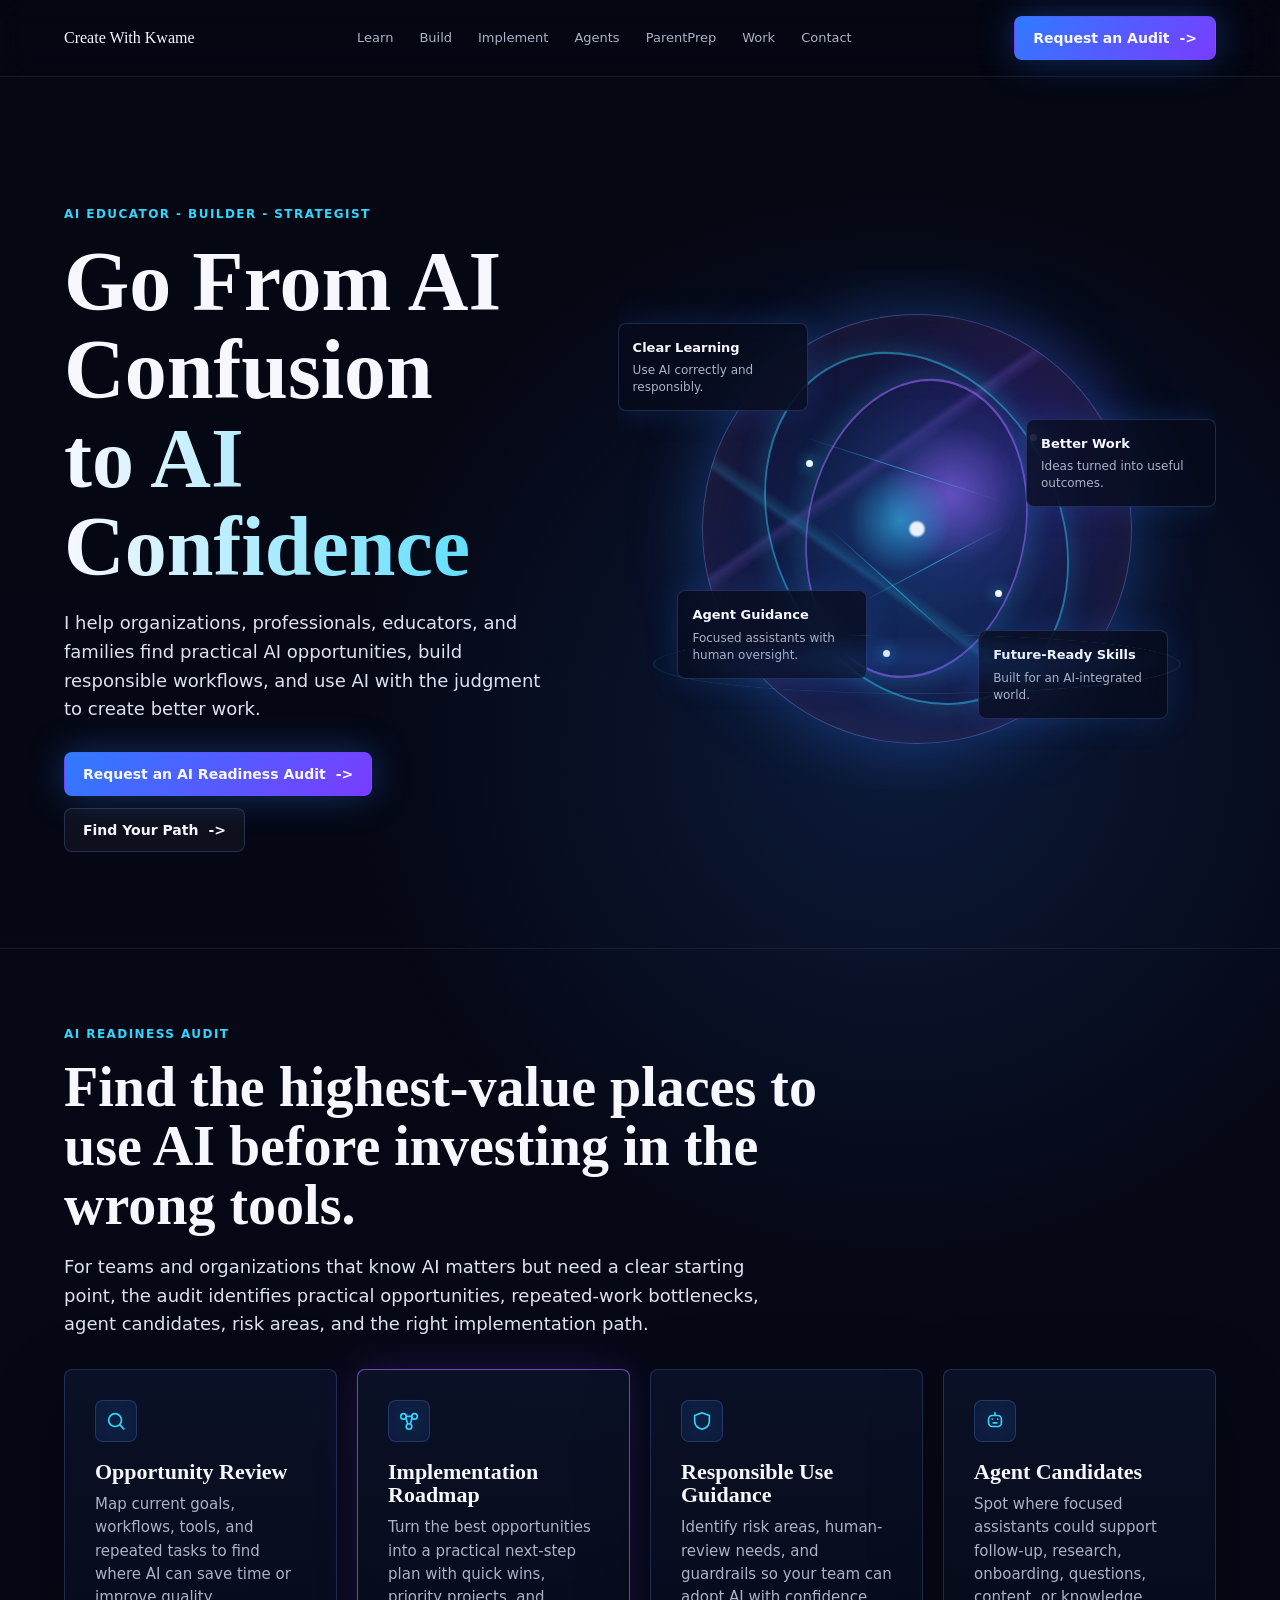
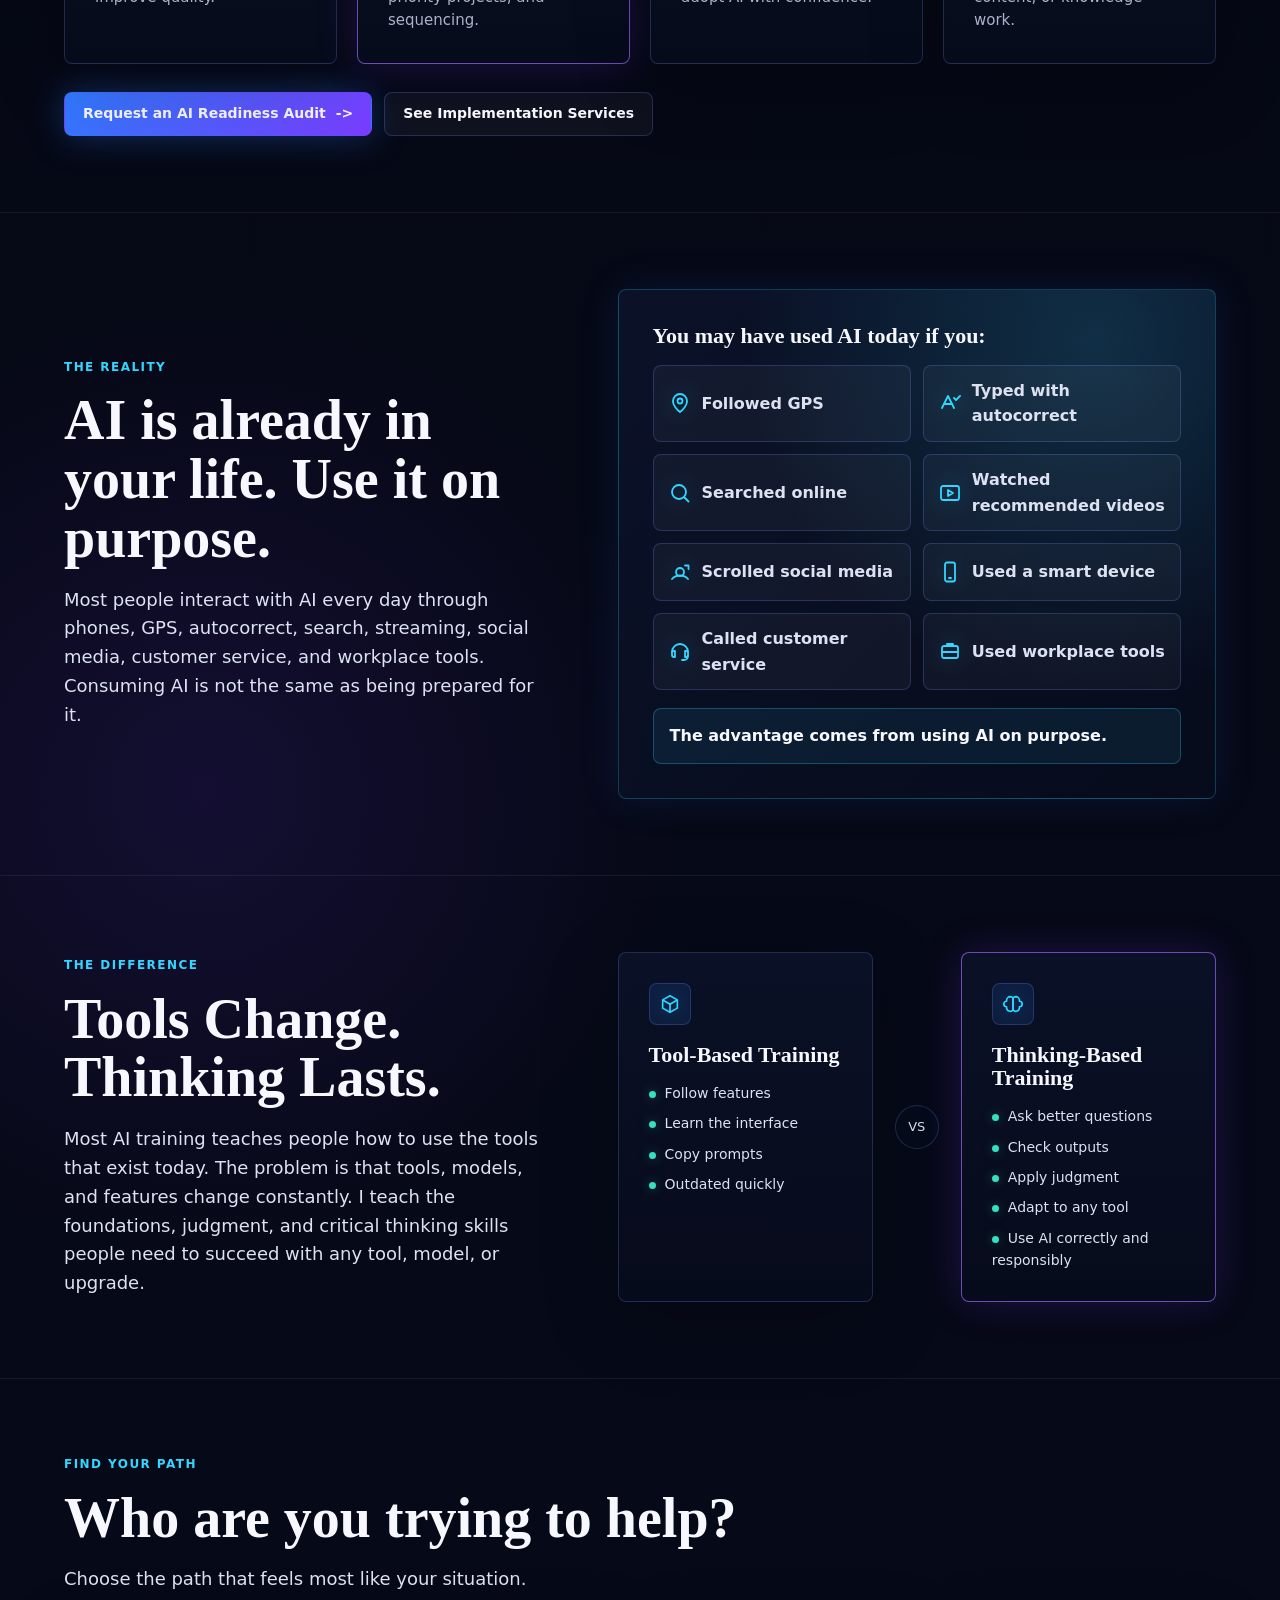
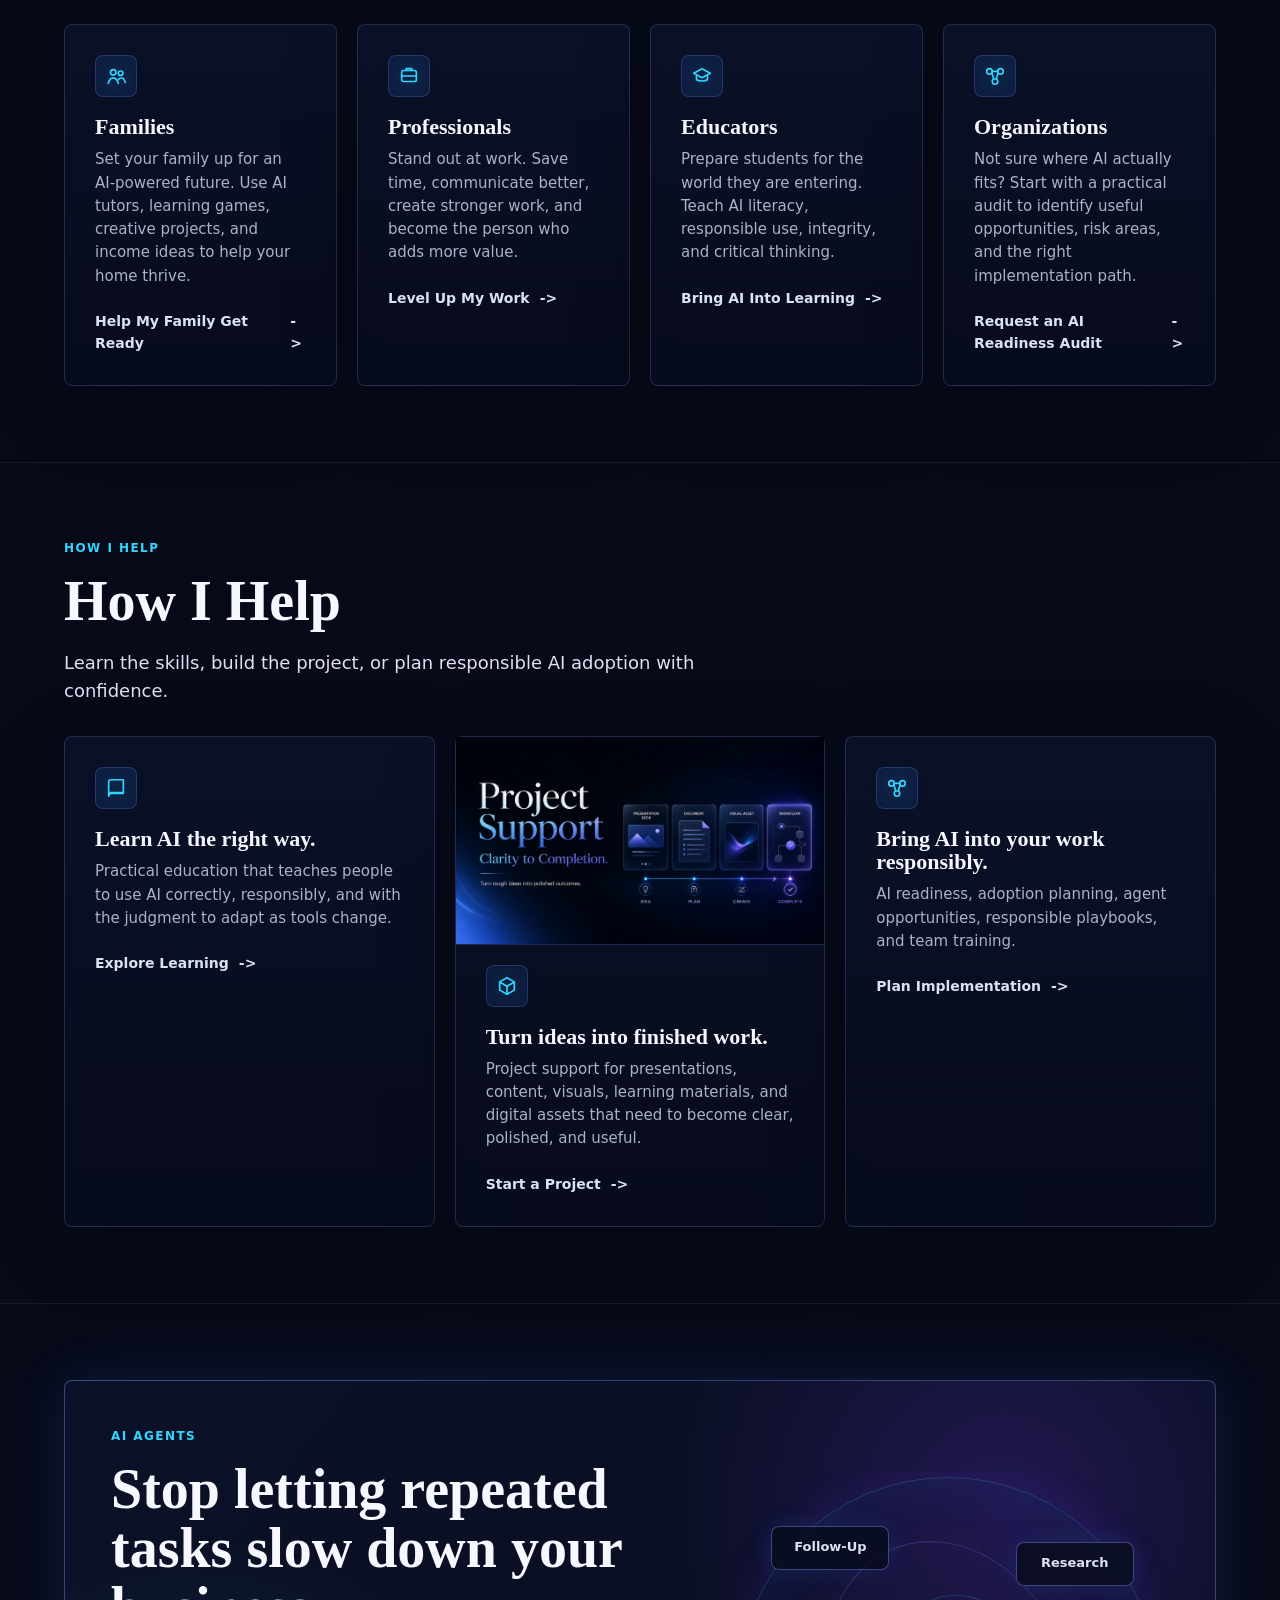
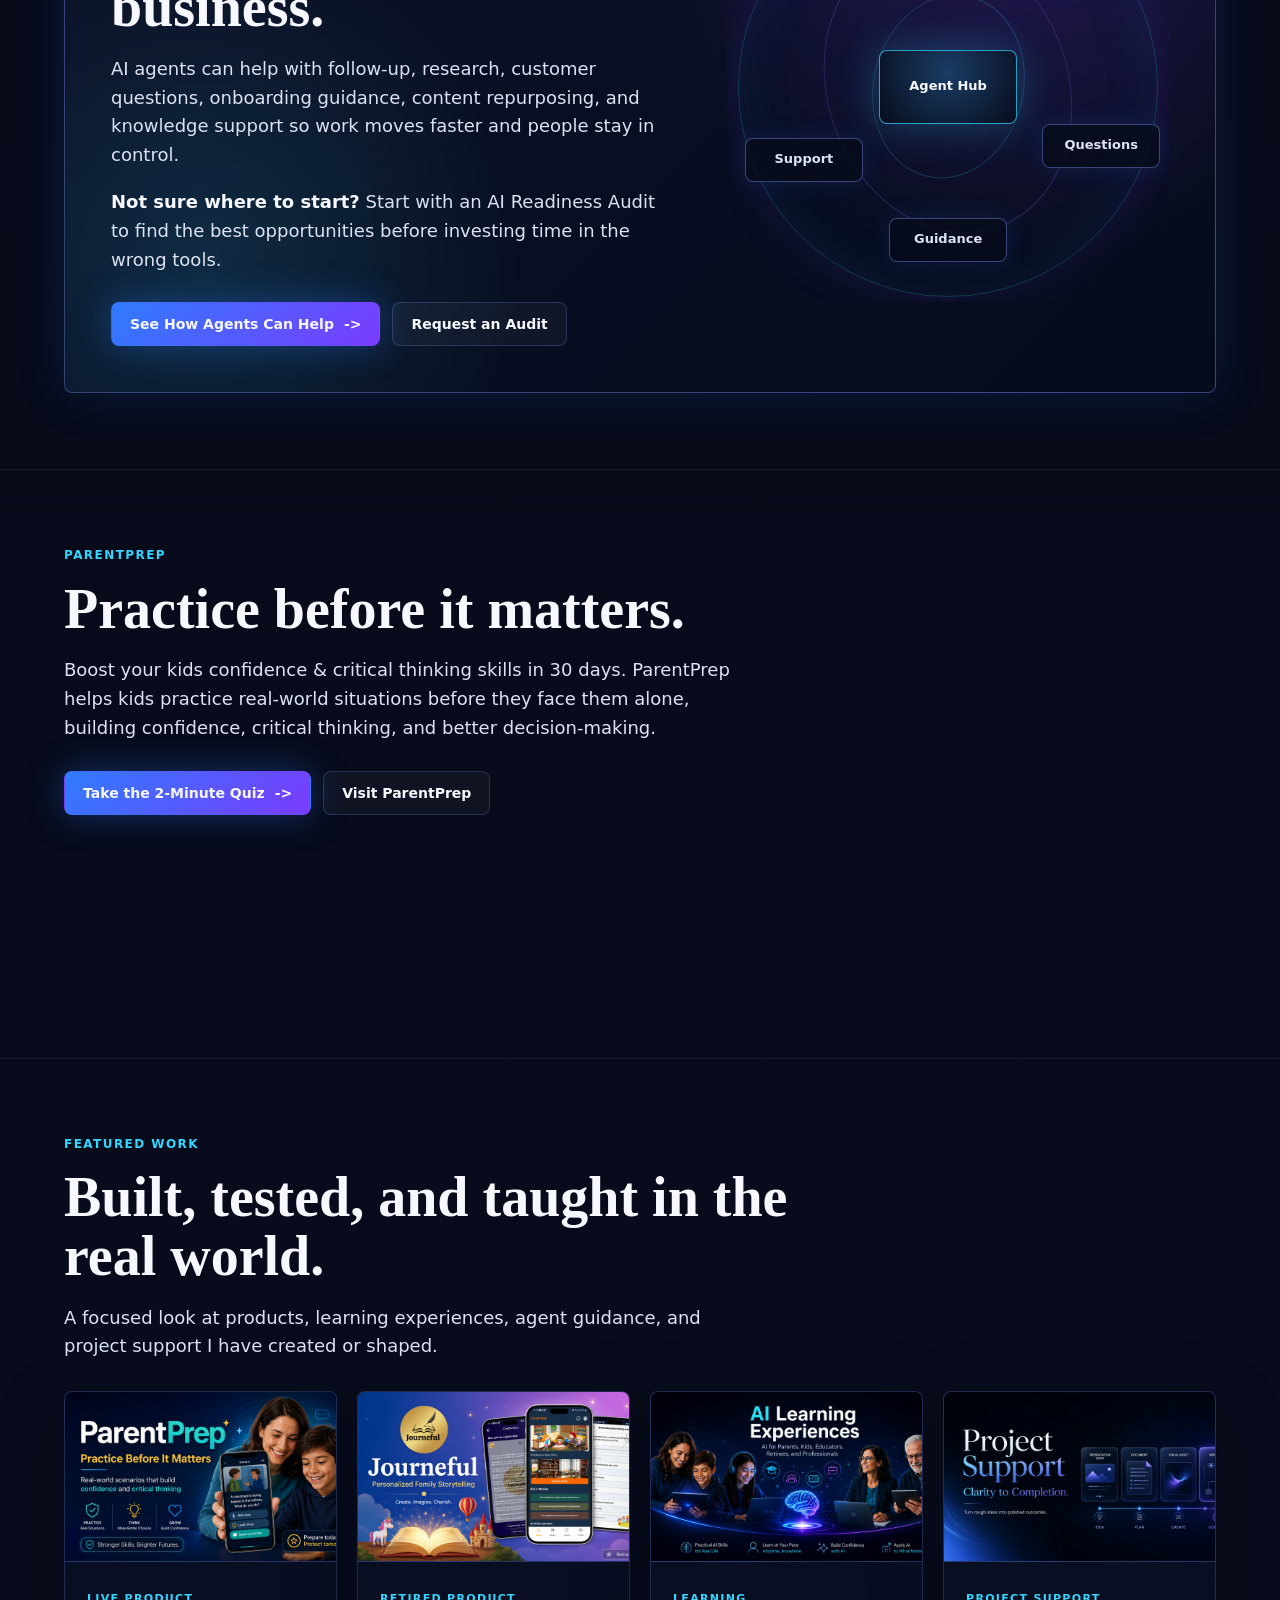
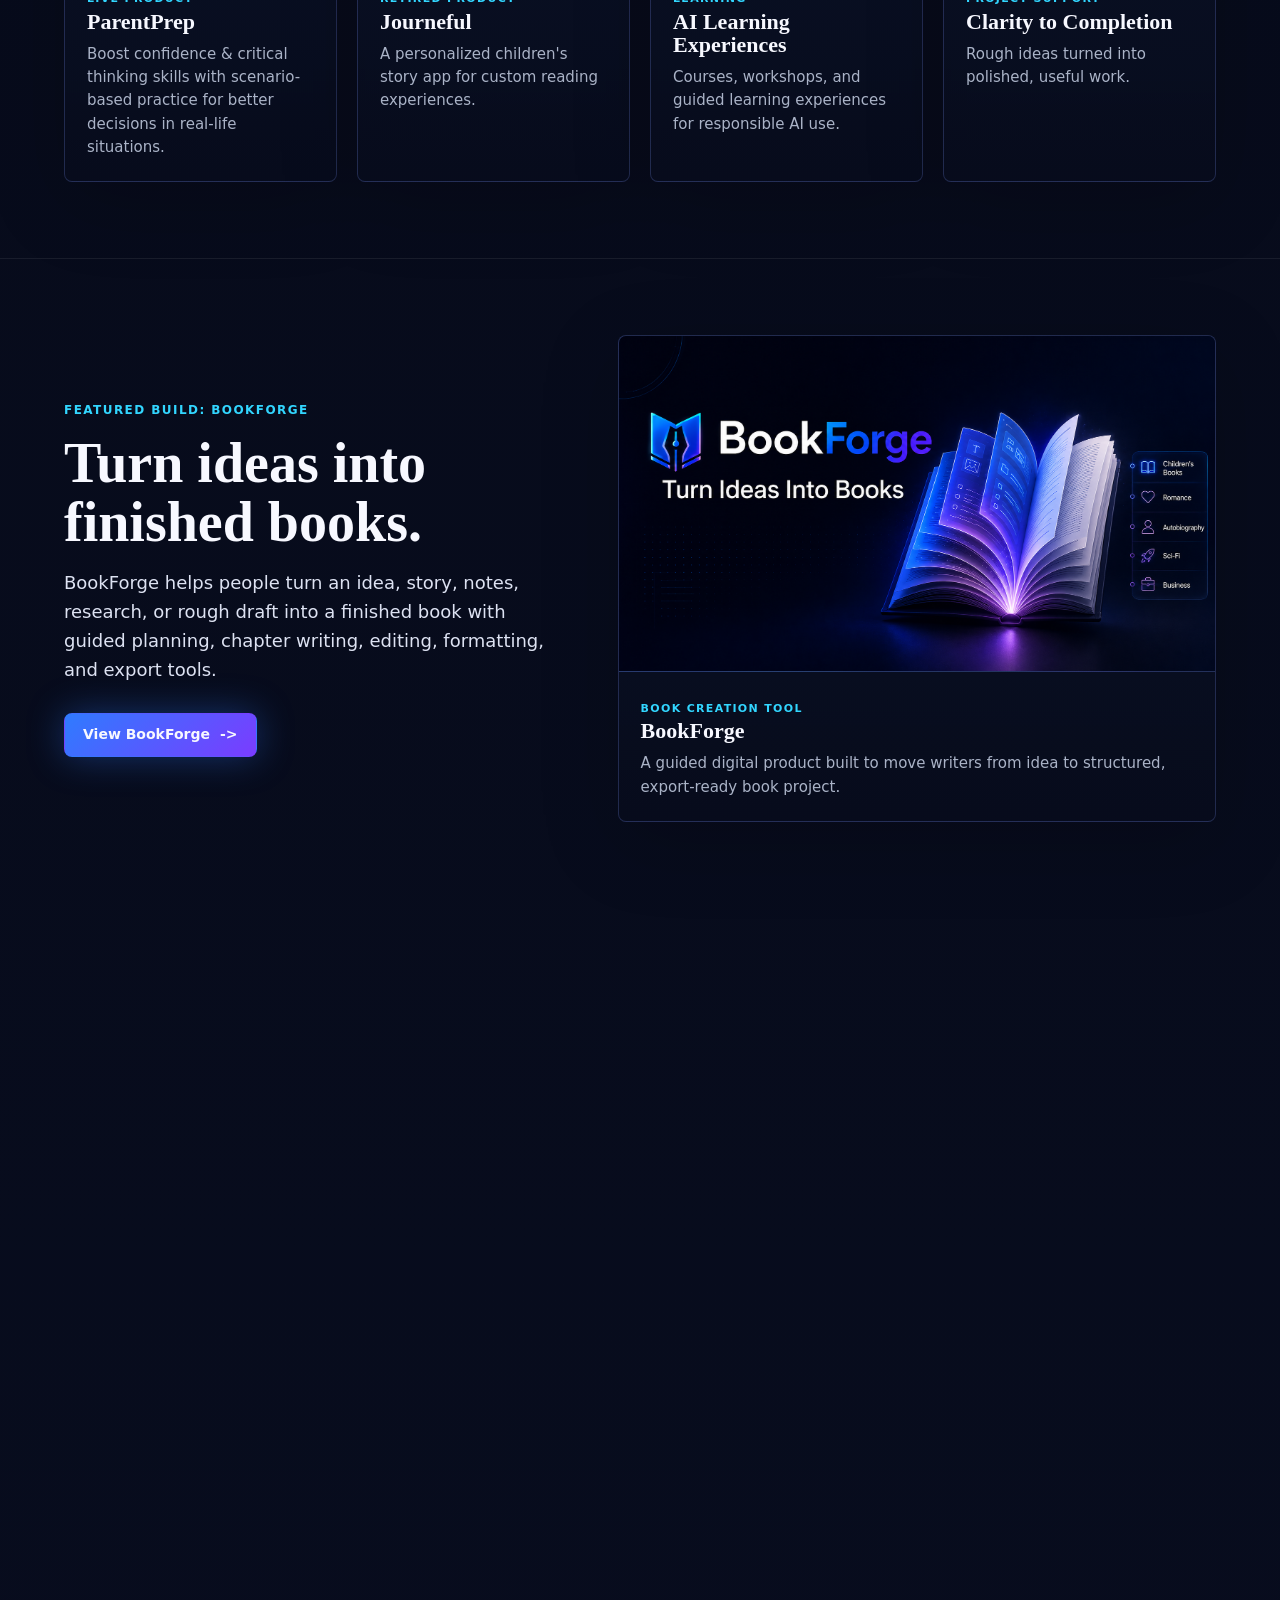
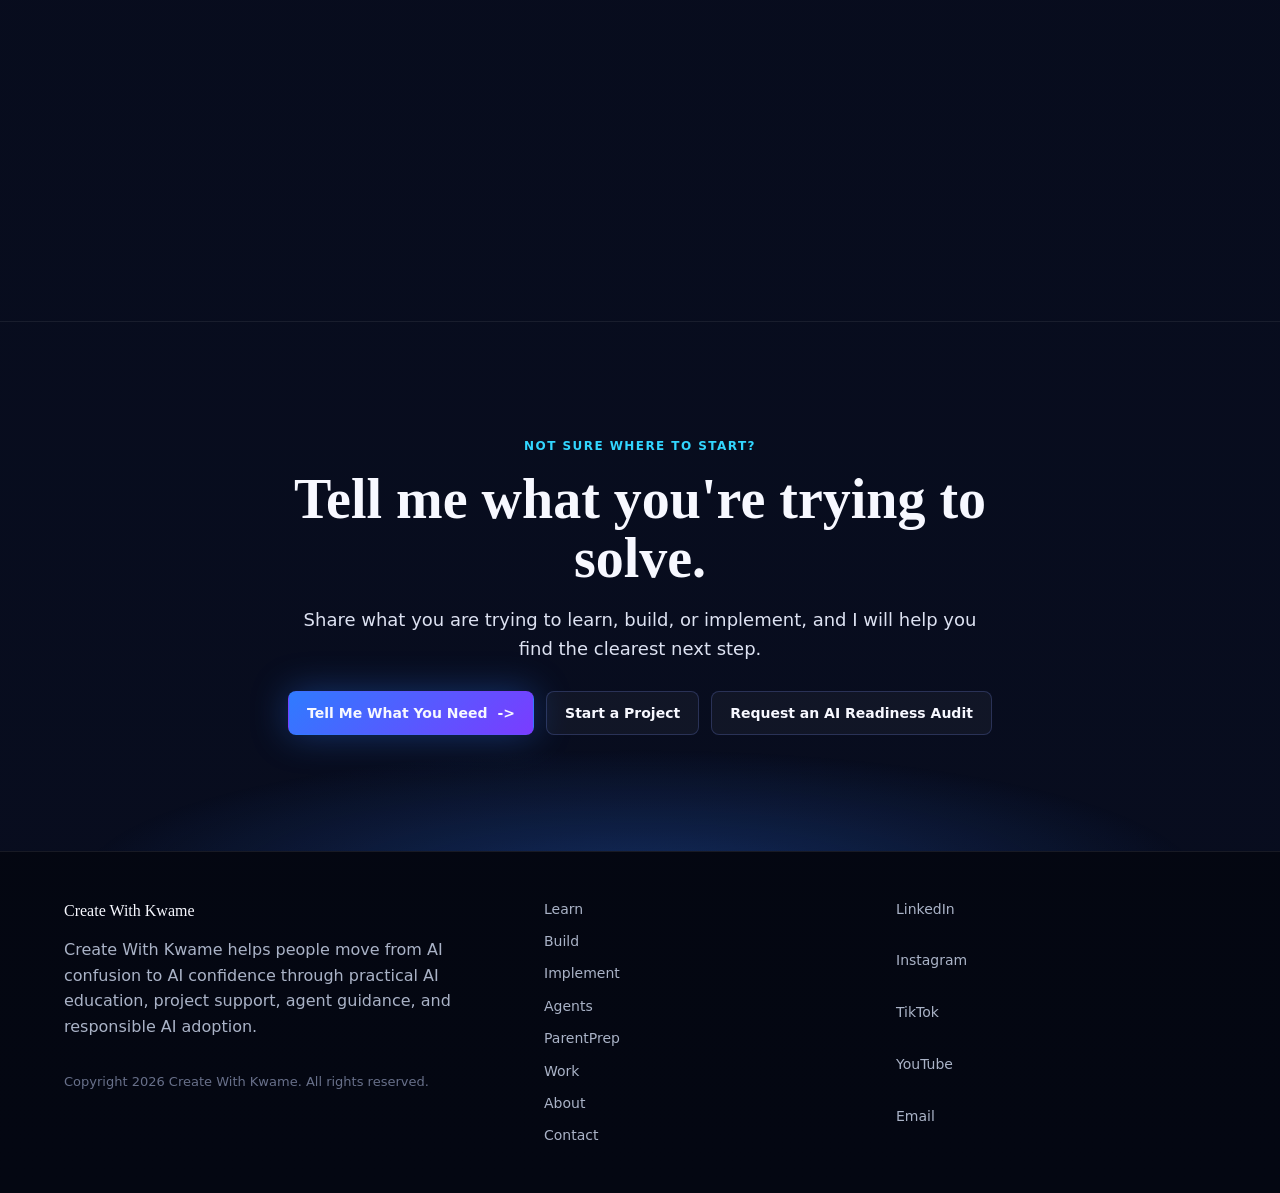
<file: index.html>
<!doctype html>
<html lang="en">
  <head>
    <meta charset="utf-8">
    <meta name="viewport" content="width=device-width, initial-scale=1">
    <meta name="description" content="Go from AI confusion to AI confidence. Create With Kwame helps families, professionals, educators, and organizations use AI correctly, responsibly, and practically.">
    <link rel="canonical" href="https://createwithkwame.com/">
    <!-- TODO: Create the real OG image at /assets/og-create-with-kwame.jpg. -->
    <meta property="og:title" content="Create With Kwame | Go From AI Confusion to AI Confidence">
    <meta property="og:description" content="Use AI correctly, responsibly, and practically so you can learn faster, build better work, and stay ready for an AI-integrated world.">
    <meta property="og:image" content="/assets/og-create-with-kwame.jpg">
    <meta property="og:type" content="website">
    <meta name="twitter:card" content="summary_large_image">
    <meta name="twitter:title" content="Create With Kwame | Go From AI Confusion to AI Confidence">
    <meta name="twitter:description" content="Use AI correctly, responsibly, and practically for learning, projects, agent guidance, and responsible AI adoption.">
    <meta name="twitter:image" content="/assets/og-create-with-kwame.jpg">
    <title>Create With Kwame | Go From AI Confusion to AI Confidence</title>
    <link rel="stylesheet" href="styles.css">
  </head>
  <body>
    <header class="site-header">
      <div class="nav-shell">
        <a class="brand" href="index.html">Create With Kwame</a>
        <nav class="desktop-nav" aria-label="Primary navigation">
          <a href="learn.html" data-nav-link>Learn</a>
          <a href="build.html" data-nav-link>Build</a>
          <a href="implement.html" data-nav-link>Implement</a>
          <a href="agents.html" data-nav-link>Agents</a>
          <a href="parentprep.html" data-nav-link>ParentPrep</a>
          <a href="work.html" data-nav-link>Work</a>
          <a href="contact.html" data-nav-link>Contact</a>
        </nav>
        <a class="button primary" href="#ai-audit">Request an Audit <span class="arrow">-&gt;</span></a>
        <button class="menu-toggle" type="button" aria-label="Open menu" aria-expanded="false" data-menu-button>
          <span></span><span></span><span></span>
        </button>
      </div>
      <nav class="mobile-menu" aria-label="Mobile navigation" data-mobile-menu>
        <a href="learn.html" data-nav-link>Learn</a>
        <a href="build.html" data-nav-link>Build</a>
        <a href="implement.html" data-nav-link>Implement</a>
        <a href="agents.html" data-nav-link>Agents</a>
        <a href="parentprep.html" data-nav-link>ParentPrep</a>
        <a href="work.html" data-nav-link>Work</a>
        <a href="contact.html" data-nav-link>Contact</a>
        <a class="button primary" href="#ai-audit">Request an Audit <span class="arrow">-&gt;</span></a>
      </nav>
    </header>

    <main>
      <section class="hero">
        <div class="container split">
          <div class="reveal">
            <p class="eyebrow">AI Educator - Builder - Strategist</p>
            <h1><span class="line">Go From AI Confusion</span> <span class="line gradient-text">to AI Confidence</span></h1>
            <p class="lede">I help organizations, professionals, educators, and families find practical AI opportunities, build responsible workflows, and use AI with the judgment to create better work.</p>
            <div class="cta-row">
              <a class="button primary" href="#ai-audit">Request an AI Readiness Audit <span class="arrow">-&gt;</span></a>
              <a class="button secondary" href="#path-finder">Find Your Path <span class="arrow">-&gt;</span></a>
            </div>
          </div>
          <div class="orb-stage" aria-label="Abstract glowing AI learning core">
            <div class="orb">
              <span class="orb-line l1"></span>
              <span class="orb-line l2"></span>
              <span class="orb-line l3"></span>
              <span class="node n1"></span>
              <span class="node n2"></span>
              <span class="node n3"></span>
              <span class="node n4"></span>
            </div>
            <div class="float-card one"><strong>Clear Learning</strong><span>Use AI correctly and responsibly.</span></div>
            <div class="float-card two"><strong>Agent Guidance</strong><span>Focused assistants with human oversight.</span></div>
            <div class="float-card three"><strong>Better Work</strong><span>Ideas turned into useful outcomes.</span></div>
            <div class="float-card four"><strong>Future-Ready Skills</strong><span>Built for an AI-integrated world.</span></div>
          </div>
        </div>
      </section>

      <section class="section compact" id="ai-audit">
        <div class="container">
          <p class="eyebrow">AI Readiness Audit</p>
          <h2>Find the highest-value places to use AI before investing in the wrong tools.</h2>
          <p class="lede">For teams and organizations that know AI matters but need a clear starting point, the audit identifies practical opportunities, repeated-work bottlenecks, agent candidates, risk areas, and the right implementation path.</p>
          <div class="grid four" style="margin-top: 30px;">
            <article class="card">
              <span class="icon" data-icon="search"></span>
              <h3>Opportunity Review</h3>
              <p>Map current goals, workflows, tools, and repeated tasks to find where AI can save time or improve quality.</p>
            </article>
            <article class="card featured">
              <span class="icon" data-icon="implement"></span>
              <h3>Implementation Roadmap</h3>
              <p>Turn the best opportunities into a practical next-step plan with quick wins, priority projects, and sequencing.</p>
            </article>
            <article class="card">
              <span class="icon" data-icon="shield"></span>
              <h3>Responsible Use Guidance</h3>
              <p>Identify risk areas, human-review needs, and guardrails so your team can adopt AI with confidence.</p>
            </article>
            <article class="card">
              <span class="icon" data-icon="agent"></span>
              <h3>Agent Candidates</h3>
              <p>Spot where focused assistants could support follow-up, research, onboarding, questions, content, or knowledge work.</p>
            </article>
          </div>
          <div class="cta-row">
            <a class="button primary" href="contact.html">Request an AI Readiness Audit <span class="arrow">-&gt;</span></a>
            <a class="button secondary" href="implement.html#audit">See Implementation Services</a>
          </div>
        </div>
      </section>

      <section class="section compact">
        <div class="container split">
          <div>
            <p class="eyebrow">The Reality</p>
            <h2>AI is already in your life. Use it on purpose.</h2>
            <p class="lede">Most people interact with AI every day through phones, GPS, autocorrect, search, streaming, social media, customer service, and workplace tools. Consuming AI is not the same as being prepared for it.</p>
          </div>
          <div class="reality-panel" aria-label="You may have used AI today examples">
            <h3>You may have used AI today if you:</h3>
            <div class="reality-actions">
              <div class="reality-action" data-icon="gps">Followed GPS</div>
              <div class="reality-action" data-icon="autocorrect">Typed with autocorrect</div>
              <div class="reality-action" data-icon="search">Searched online</div>
              <div class="reality-action" data-icon="streaming">Watched recommended videos</div>
              <div class="reality-action" data-icon="social">Scrolled social media</div>
              <div class="reality-action" data-icon="phone">Used a smart device</div>
              <div class="reality-action" data-icon="support">Called customer service</div>
              <div class="reality-action" data-icon="workplace">Used workplace tools</div>
            </div>
            <p>The advantage comes from using AI on purpose.</p>
          </div>
        </div>
      </section>

      <section class="section compact">
        <div class="container split">
          <div>
            <p class="eyebrow">The Difference</p>
            <h2>Tools Change. Thinking Lasts.</h2>
            <p class="lede">Most AI training teaches people how to use the tools that exist today. The problem is that tools, models, and features change constantly. I teach the foundations, judgment, and critical thinking skills people need to succeed with any tool, model, or upgrade.</p>
          </div>
          <div class="comparison">
            <article class="card muted">
              <span class="icon" data-icon="build"></span>
              <h3>Tool-Based Training</h3>
              <ul class="check-list">
                <li>Follow features</li>
                <li>Learn the interface</li>
                <li>Copy prompts</li>
                <li>Outdated quickly</li>
              </ul>
            </article>
            <div class="vs" aria-hidden="true">VS</div>
            <article class="card featured">
              <span class="icon" data-icon="brain"></span>
              <h3>Thinking-Based Training</h3>
              <ul class="check-list">
                <li>Ask better questions</li>
                <li>Check outputs</li>
                <li>Apply judgment</li>
                <li>Adapt to any tool</li>
                <li>Use AI correctly and responsibly</li>
              </ul>
            </article>
          </div>
        </div>
      </section>

      <section class="section compact" id="path-finder">
        <div class="container">
          <p class="eyebrow">Find Your Path</p>
          <h2>Who are you trying to help?</h2>
          <p class="lede">Choose the path that feels most like your situation.</p>
          <div class="grid four" style="margin-top: 30px;">
            <a class="card" href="learn.html#learning-paths">
              <span class="icon" data-icon="family"></span>
              <h3>Families</h3>
              <p>Set your family up for an AI-powered future. Use AI tutors, learning games, creative projects, and income ideas to help your home thrive.</p>
              <span class="card-link">Help My Family Get Ready <span class="arrow">-&gt;</span></span>
            </a>
            <a class="card" href="build.html">
              <span class="icon" data-icon="workplace"></span>
              <h3>Professionals</h3>
              <p>Stand out at work. Save time, communicate better, create stronger work, and become the person who adds more value.</p>
              <span class="card-link">Level Up My Work <span class="arrow">-&gt;</span></span>
            </a>
            <a class="card" href="learn.html#learning-paths">
              <span class="icon" data-icon="educator"></span>
              <h3>Educators</h3>
              <p>Prepare students for the world they are entering. Teach AI literacy, responsible use, integrity, and critical thinking.</p>
              <span class="card-link">Bring AI Into Learning <span class="arrow">-&gt;</span></span>
            </a>
            <a class="card" href="#ai-audit">
              <span class="icon" data-icon="implement"></span>
              <h3>Organizations</h3>
              <p>Not sure where AI actually fits? Start with a practical audit to identify useful opportunities, risk areas, and the right implementation path.</p>
              <span class="card-link">Request an AI Readiness Audit <span class="arrow">-&gt;</span></span>
            </a>
          </div>
        </div>
      </section>

      <section class="section compact">
        <div class="container">
          <p class="eyebrow">How I Help</p>
          <h2>How I Help</h2>
          <p class="lede">Learn the skills, build the project, or plan responsible AI adoption with confidence.</p>
          <div class="grid three" style="margin-top: 30px;">
            <a class="card" href="learn.html">
              <span class="icon" data-icon="learn"></span>
              <h3>Learn AI the right way.</h3>
              <p>Practical education that teaches people to use AI correctly, responsibly, and with the judgment to adapt as tools change.</p>
              <span class="card-link">Explore Learning <span class="arrow">-&gt;</span></span>
            </a>
            <a class="card" href="build.html">
              <div class="card-thumb"><img src="assets/images/Project_Support.png" alt="Project support thumbnail"></div>
              <span class="icon" data-icon="build"></span>
              <h3>Turn ideas into finished work.</h3>
              <p>Project support for presentations, content, visuals, learning materials, and digital assets that need to become clear, polished, and useful.</p>
              <span class="card-link">Start a Project <span class="arrow">-&gt;</span></span>
            </a>
            <a class="card" href="implement.html">
              <span class="icon" data-icon="implement"></span>
              <h3>Bring AI into your work responsibly.</h3>
              <p>AI readiness, adoption planning, agent opportunities, responsible playbooks, and team training.</p>
              <span class="card-link">Plan Implementation <span class="arrow">-&gt;</span></span>
            </a>
          </div>
        </div>
      </section>

      <section class="section compact">
        <div class="container">
          <div class="agents-banner">
            <div>
              <p class="eyebrow">AI Agents</p>
              <h2>Stop letting repeated tasks slow down your business.</h2>
              <p class="lede">AI agents can help with follow-up, research, customer questions, onboarding guidance, content repurposing, and knowledge support so work moves faster and people stay in control.</p>
              <p class="lede"><strong style="color: var(--white);">Not sure where to start?</strong> Start with an AI Readiness Audit to find the best opportunities before investing time in the wrong tools.</p>
              <div class="cta-row"><a class="button primary" href="agents.html">See How Agents Can Help <span class="arrow">-&gt;</span></a><a class="button secondary" href="contact.html">Request an Audit</a></div>
            </div>
            <div class="agent-hub" aria-label="AI agents workflow preview">
              <div class="agent-orbit"></div>
              <div class="agent-node center">Agent Hub</div>
              <div class="agent-node node-follow">Follow-Up</div>
              <div class="agent-node node-research">Research</div>
              <div class="agent-node node-reporting">Questions</div>
              <div class="agent-node node-support">Support</div>
              <div class="agent-node node-operations">Guidance</div>
            </div>
          </div>
        </div>
      </section>

      <section class="section compact">
        <div class="container scenario">
          <div>
            <p class="eyebrow">ParentPrep</p>
            <h2>Practice before it matters.</h2>
            <p class="lede">Boost your kids confidence & critical thinking skills in 30 days. ParentPrep helps kids practice real-world situations before they face them alone, building confidence, critical thinking, and better decision-making.</p>
            <div class="cta-row">
              <a class="button primary" href="https://parent-prep.com/quiz" data-quiz-link>Take the 2-Minute Quiz <span class="arrow">-&gt;</span></a>
              <a class="button secondary" href="https://parent-prep.com/" data-parentprep-home-link>Visit ParentPrep</a>
            </div>
          </div>
          <a class="card work-card" href="https://parent-prep.com/" data-parentprep-home-link>
            <div class="thumb"><img src="assets/images/Parent_Prep_thumnail.png" alt="ParentPrep thumbnail"></div>
            <div class="work-body">
              <span class="label">Live Product</span>
              <h3>Stronger choices before pressure is real.</h3>
              <p>Boost confidence & critical thinking skills with scenario-based practice for better decisions in real-life situations.</p>
            </div>
          </a>
        </div>
      </section>

      <section class="section compact">
        <div class="container">
          <p class="eyebrow">Featured Work</p>
          <h2>Built, tested, and taught in the real world.</h2>
          <p class="lede">A focused look at products, learning experiences, agent guidance, and project support I have created or shaped.</p>
          <div class="grid four" style="margin-top: 30px;">
            <a class="card work-card" href="https://parent-prep.com/" data-parentprep-home-link><div class="thumb"><img src="assets/images/Parent_Prep_thumnail.png" alt="ParentPrep thumbnail"></div><div class="work-body"><span class="label">Live Product</span><h3>ParentPrep</h3><p>Boost confidence & critical thinking skills with scenario-based practice for better decisions in real-life situations.</p></div></a>
            <a class="card work-card" href="work.html"><div class="thumb"><img src="assets/images/Journeful_Thumbnail.png" alt="Journeful thumbnail"></div><div class="work-body"><span class="label">Retired Product</span><h3>Journeful</h3><p>A personalized children's story app for custom reading experiences.</p></div></a>
            <a class="card work-card" href="learn.html"><div class="thumb"><img src="assets/images/AI_Learning_Experiences.png" alt="AI learning experiences thumbnail"></div><div class="work-body"><span class="label">Learning</span><h3>AI Learning Experiences</h3><p>Courses, workshops, and guided learning experiences for responsible AI use.</p></div></a>
            <a class="card work-card" href="work.html"><div class="thumb"><img src="assets/images/Project_Support.png" alt="Project support thumbnail"></div><div class="work-body"><span class="label">Project Support</span><h3>Clarity to Completion</h3><p>Rough ideas turned into polished, useful work.</p></div></a>
          </div>
        </div>
      </section>

      <section class="section compact">
        <div class="container split">
          <div>
            <p class="eyebrow">Featured Build: BookForge</p>
            <h2>Turn ideas into finished books.</h2>
            <p class="lede">BookForge helps people turn an idea, story, notes, research, or rough draft into a finished book with guided planning, chapter writing, editing, formatting, and export tools.</p>
            <div class="cta-row"><a class="button primary" href="https://knowledgeforge-chi.vercel.app/" target="_blank" rel="noopener noreferrer">View BookForge <span class="arrow">-&gt;</span></a></div>
          </div>
          <a class="card work-card" href="https://knowledgeforge-chi.vercel.app/" target="_blank" rel="noopener noreferrer">
            <div class="thumb"><img src="assets/images/BookForge_Thumbnail.png" alt="BookForge: Turn Ideas Into Books"></div>
            <div class="work-body"><span class="label">Book Creation Tool</span><h3>BookForge</h3><p>A guided digital product built to move writers from idea to structured, export-ready book project.</p></div>
          </a>
        </div>
      </section>

      <section class="section compact">
        <div class="container split">
          <div>
            <p class="eyebrow">About Kwame</p>
            <h2>I'm building the kind of AI education I want my own family to have.</h2>
            <p class="lede">I'm Kwame, a dad, builder, and practical AI educator. I help people move from AI confusion to AI confidence through courses, products, workshops, project support, and agent guidance.</p>
            <p class="lede">I have helped Fortune 500 companies, startups, schools, organizations, professionals, and families use technology to solve real problems, improve learning, and create better outcomes.</p>
            <p class="lede">My approach is simple: teach the foundations, protect human judgment, and help people use AI to learn faster, build better work, and adopt AI responsibly.</p>
            <div class="microcopy"><span class="pill">AI Education</span><span class="pill">Project Support</span><span class="pill">Agent Builder</span><span class="pill">Responsible AI</span><span class="pill">Future-Ready Skills</span></div>
            <div class="cta-row"><a class="button primary" href="about.html">Work With Me <span class="arrow">-&gt;</span></a></div>
          </div>
          <div class="card featured" aria-label="Professional brand portrait of Kwame">
            <div class="about-portrait"><img src="assets/images/about_me_AI_Expert.png" alt="Kwame positioned as an AI educator, agent builder, strategist, and practical AI expert"></div>
          </div>
        </div>
      </section>

      <section class="section final-cta">
        <div class="container">
          <p class="eyebrow">Not sure where to start?</p>
          <h2>Tell me what you're trying to solve.</h2>
          <p class="lede">Share what you are trying to learn, build, or implement, and I will help you find the clearest next step.</p>
          <div class="cta-row">
            <a class="button primary" href="contact.html">Tell Me What You Need <span class="arrow">-&gt;</span></a>
            <a class="button secondary" href="build.html">Start a Project</a>
            <a class="button secondary" href="contact.html">Request an AI Readiness Audit</a>
          </div>
        </div>
      </section>
    </main>

    <footer class="site-footer">
      <div class="container footer-grid">
        <div>
          <a class="brand" href="index.html">Create With Kwame</a>
          <p style="margin-top: 14px;">Create With Kwame helps people move from AI confusion to AI confidence through practical AI education, project support, agent guidance, and responsible AI adoption.</p>
          <p class="copyright">Copyright 2026 Create With Kwame. All rights reserved.</p>
        </div>
        <nav class="footer-links" aria-label="Footer pages">
          <a href="learn.html">Learn</a>
          <a href="build.html">Build</a>
          <a href="implement.html">Implement</a>
          <a href="agents.html">Agents</a>
          <a href="parentprep.html">ParentPrep</a>
          <a href="work.html">Work</a>
          <a href="about.html">About</a>
          <a href="contact.html">Contact</a>
        </nav>
        <nav class="footer-links" aria-label="Social links">
          <a href="contact.html">LinkedIn</a>
          <a href="contact.html">Instagram</a>
          <a href="contact.html">TikTok</a>
          <a href="contact.html">YouTube</a>
          <a href="mailto:hello@createwithkwame.com">Email</a>
        </nav>
      </div>
    </footer>
    <script src="script.js"></script>
  </body>
</html>
</file>
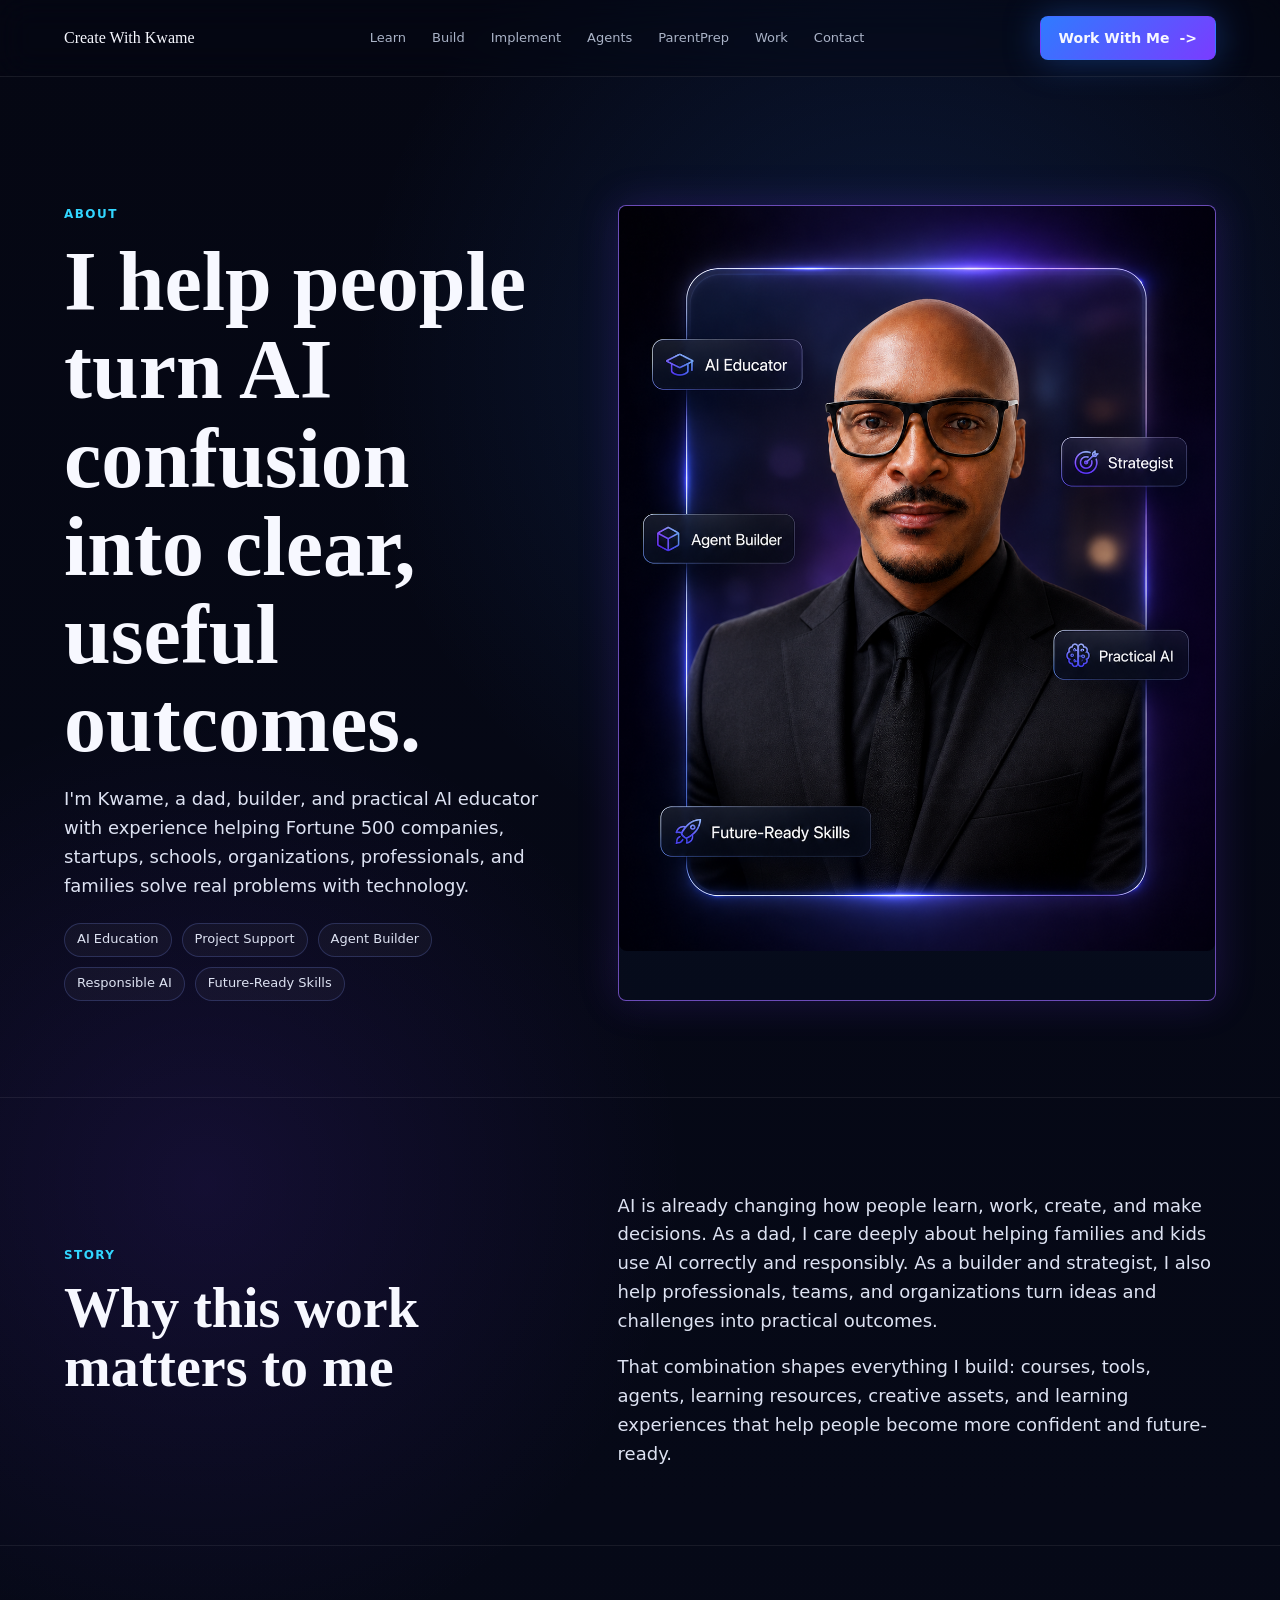
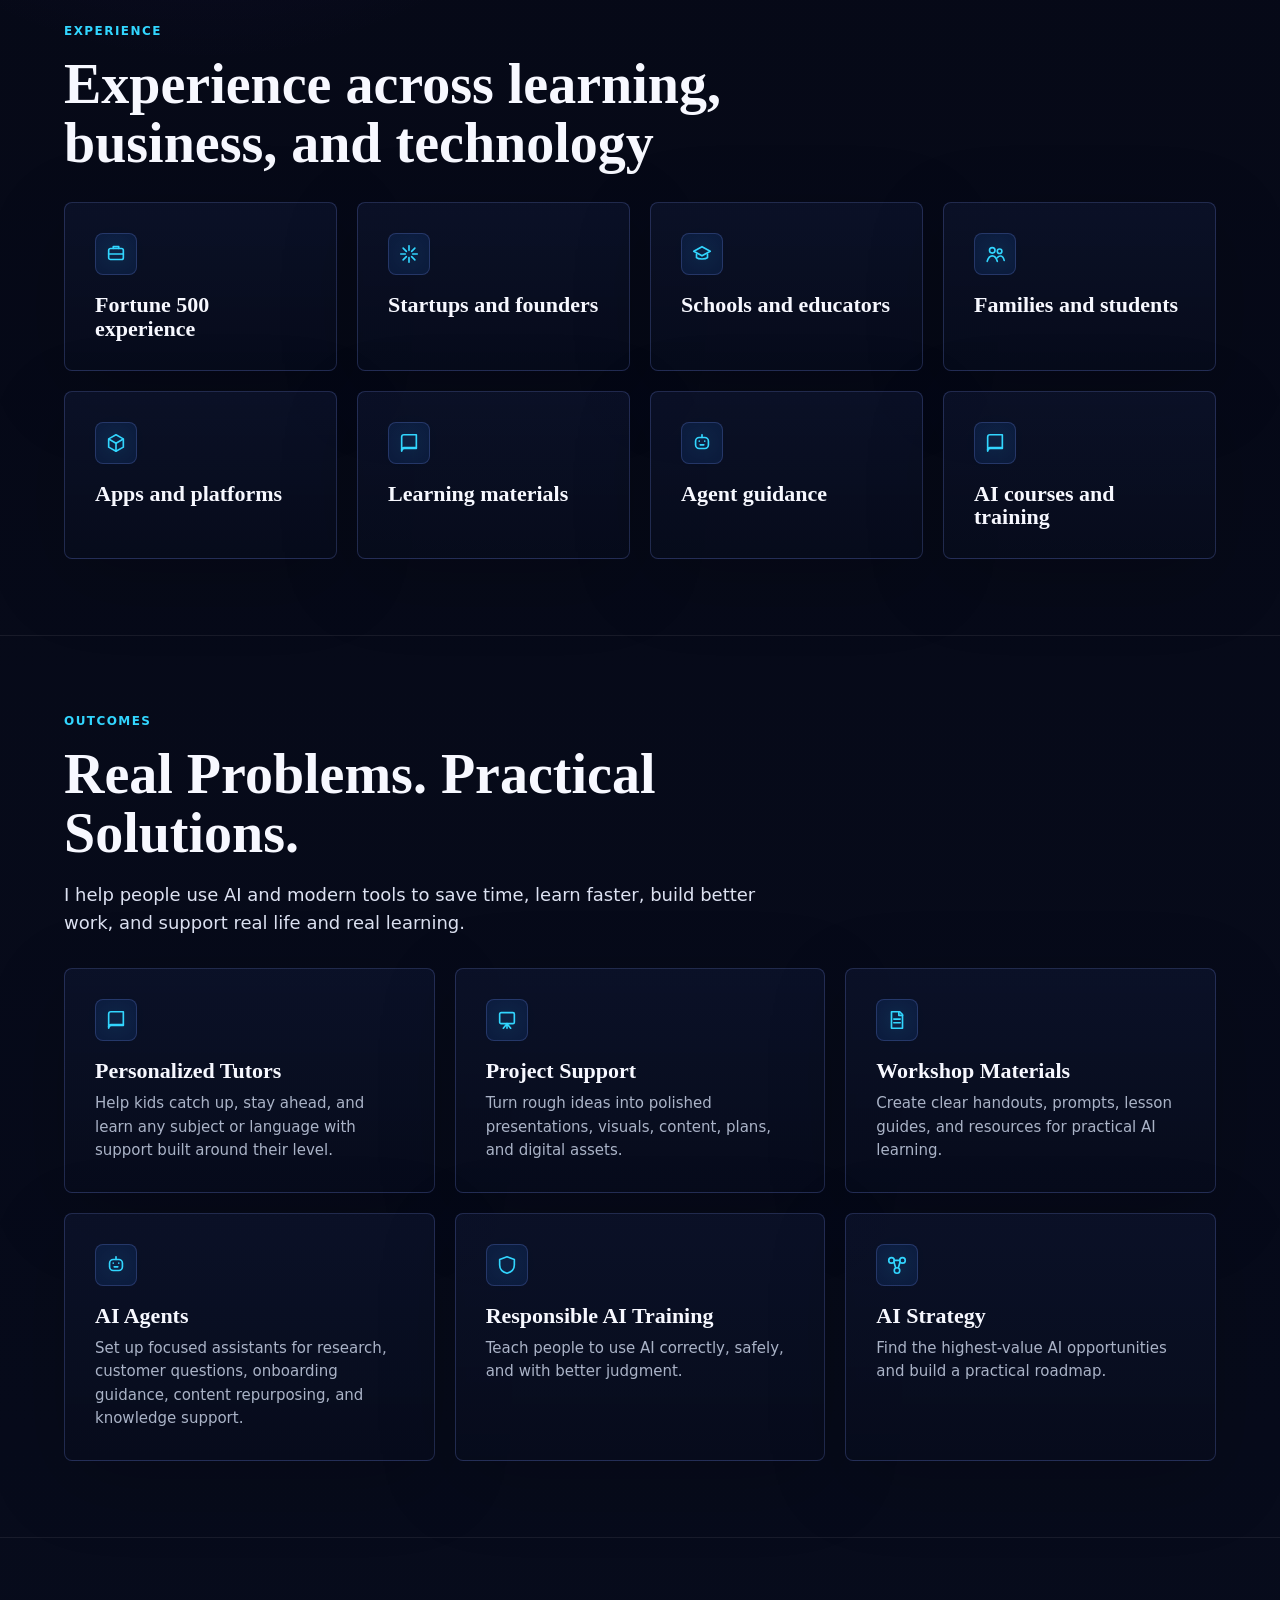
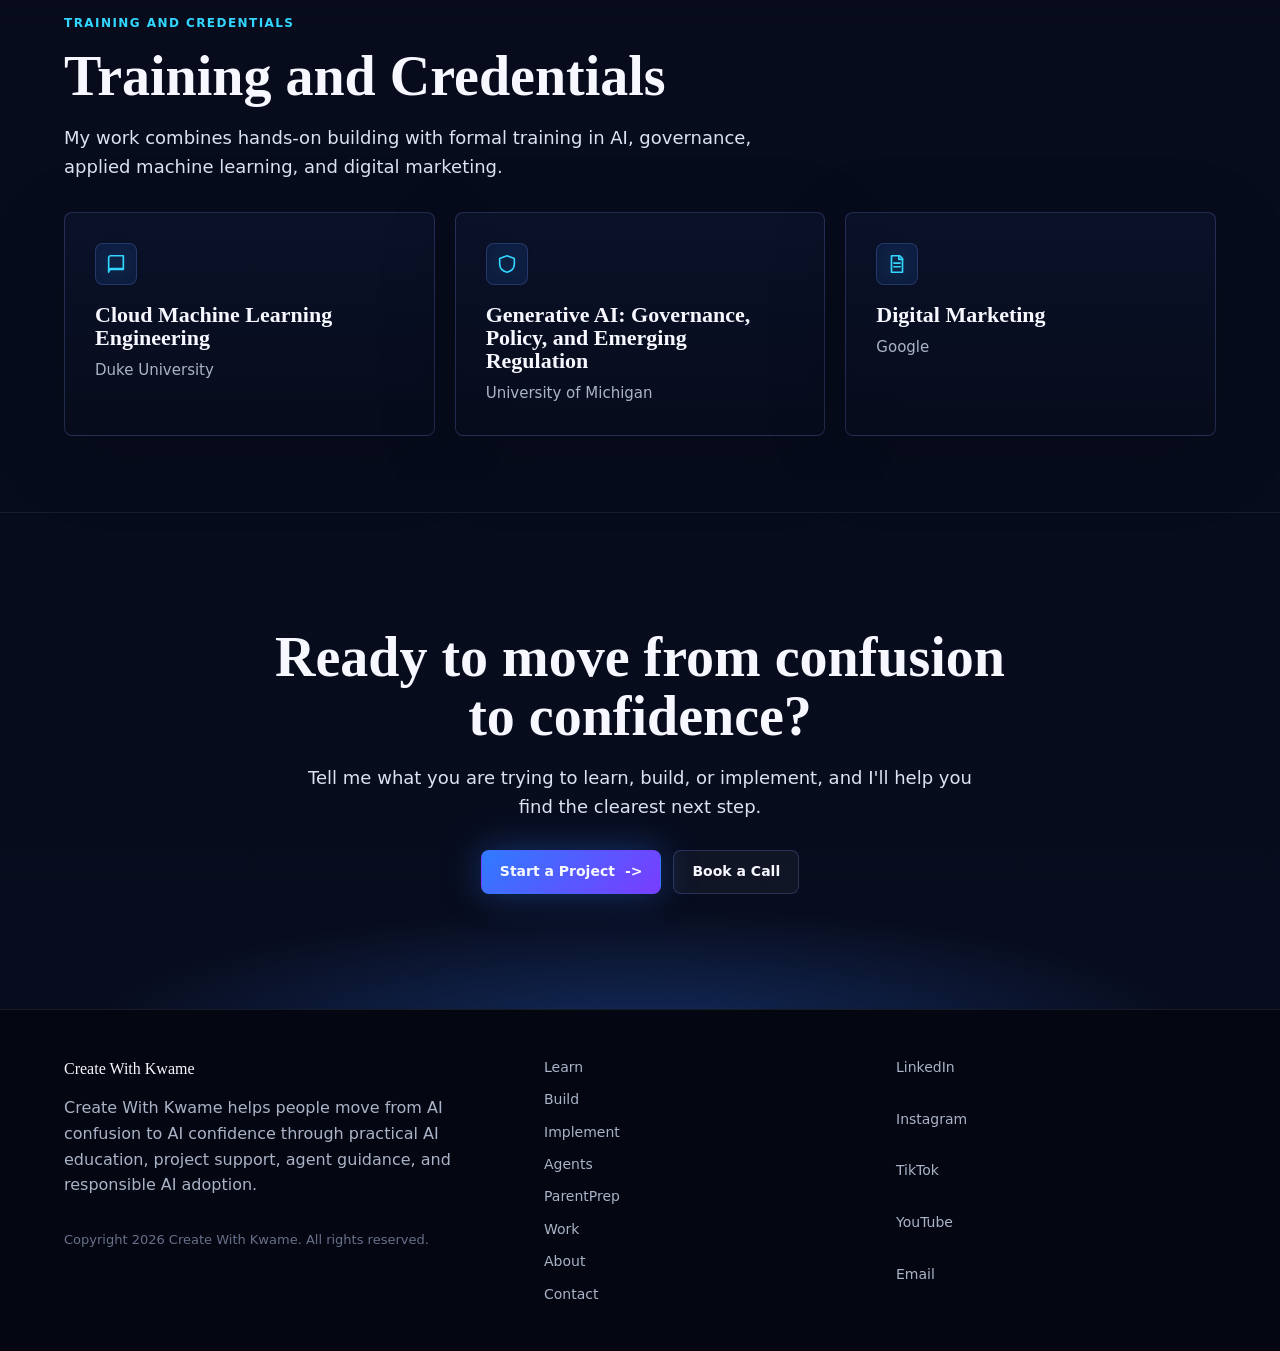
<file: about.html>
<!doctype html>
<html lang="en">
  <head>
    <meta charset="utf-8">
    <meta name="viewport" content="width=device-width, initial-scale=1">
    <meta name="description" content="Learn about Kwame's practical approach to helping families, professionals, educators, and organizations move from AI confusion to AI confidence.">
    <link rel="canonical" href="https://createwithkwame.com/about.html">
    <!-- TODO: Create the real OG image at /assets/og-create-with-kwame.jpg. -->
    <meta property="og:title" content="About | Create With Kwame">
    <meta property="og:description" content="A practical point of view on turning AI confusion into clear, useful outcomes.">
    <meta property="og:image" content="/assets/og-create-with-kwame.jpg">
    <meta property="og:type" content="website">
    <meta name="twitter:card" content="summary_large_image">
    <meta name="twitter:title" content="About | Create With Kwame">
    <meta name="twitter:description" content="Turning AI confusion into clear, useful outcomes for families, teams, schools, and organizations.">
    <meta name="twitter:image" content="/assets/og-create-with-kwame.jpg">
    <title>About | Create With Kwame</title>
    <link rel="stylesheet" href="styles.css">
  </head>
  <body>
    <header class="site-header">
      <div class="nav-shell"><a class="brand" href="index.html">Create With Kwame</a><nav class="desktop-nav" aria-label="Primary navigation"><a href="learn.html" data-nav-link>Learn</a><a href="build.html" data-nav-link>Build</a><a href="implement.html" data-nav-link>Implement</a><a href="agents.html" data-nav-link>Agents</a><a href="parentprep.html" data-nav-link>ParentPrep</a><a href="work.html" data-nav-link>Work</a><a href="contact.html" data-nav-link>Contact</a></nav><a class="button primary" href="contact.html">Work With Me <span class="arrow">-&gt;</span></a><button class="menu-toggle" type="button" aria-label="Open menu" aria-expanded="false" data-menu-button><span></span><span></span><span></span></button></div>
      <nav class="mobile-menu" aria-label="Mobile navigation" data-mobile-menu><a href="learn.html" data-nav-link>Learn</a><a href="build.html" data-nav-link>Build</a><a href="implement.html" data-nav-link>Implement</a><a href="agents.html" data-nav-link>Agents</a><a href="parentprep.html" data-nav-link>ParentPrep</a><a href="work.html" data-nav-link>Work</a><a href="contact.html" data-nav-link>Contact</a><a class="button primary" href="contact.html">Work With Me <span class="arrow">-&gt;</span></a></nav>
    </header>

    <main>
      <section class="hero">
        <div class="container split">
          <div>
            <p class="eyebrow">About</p>
            <h1>I help people turn AI confusion into clear, useful outcomes.</h1>
            <p class="lede">I'm Kwame, a dad, builder, and practical AI educator with experience helping Fortune 500 companies, startups, schools, organizations, professionals, and families solve real problems with technology.</p>
            <div class="microcopy"><span class="pill">AI Education</span><span class="pill">Project Support</span><span class="pill">Agent Builder</span><span class="pill">Responsible AI</span><span class="pill">Future-Ready Skills</span></div>
          </div>
          <div class="card featured" aria-label="Professional brand portrait of Kwame">
            <div class="about-portrait"><img src="assets/images/about_me_AI_Expert.png" alt="Kwame positioned as an AI educator, agent builder, strategist, and practical AI expert"></div>
          </div>
        </div>
      </section>

      <section class="section compact">
        <div class="container split">
          <div>
            <p class="eyebrow">Story</p>
            <h2>Why this work matters to me</h2>
          </div>
          <div>
            <p class="lede">AI is already changing how people learn, work, create, and make decisions. As a dad, I care deeply about helping families and kids use AI correctly and responsibly. As a builder and strategist, I also help professionals, teams, and organizations turn ideas and challenges into practical outcomes.</p>
            <p class="lede">That combination shapes everything I build: courses, tools, agents, learning resources, creative assets, and learning experiences that help people become more confident and future-ready.</p>
          </div>
        </div>
      </section>

      <section class="section compact">
        <div class="container">
          <p class="eyebrow">Experience</p>
          <h2>Experience across learning, business, and technology</h2>
          <div class="grid four" style="margin-top: 30px;">
            <article class="card"><span class="icon" data-icon="workplace"></span><h3>Fortune 500 experience</h3></article>
            <article class="card"><span class="icon" data-icon="spark"></span><h3>Startups and founders</h3></article>
            <article class="card"><span class="icon" data-icon="educator"></span><h3>Schools and educators</h3></article>
            <article class="card"><span class="icon" data-icon="family"></span><h3>Families and students</h3></article>
            <article class="card"><span class="icon" data-icon="build"></span><h3>Apps and platforms</h3></article>
            <article class="card"><span class="icon" data-icon="learn"></span><h3>Learning materials</h3></article>
            <article class="card"><span class="icon" data-icon="agent"></span><h3>Agent guidance</h3></article>
            <article class="card"><span class="icon" data-icon="learn"></span><h3>AI courses and training</h3></article>
          </div>
        </div>
      </section>

      <section class="section compact">
        <div class="container">
          <p class="eyebrow">Outcomes</p>
          <h2>Real Problems. Practical Solutions.</h2>
          <p class="lede">I help people use AI and modern tools to save time, learn faster, build better work, and support real life and real learning.</p>
          <div class="grid three" style="margin-top: 30px;">
            <article class="card"><span class="icon" data-icon="learn"></span><h3>Personalized Tutors</h3><p>Help kids catch up, stay ahead, and learn any subject or language with support built around their level.</p></article>
            <article class="card"><span class="icon" data-icon="presentation"></span><h3>Project Support</h3><p>Turn rough ideas into polished presentations, visuals, content, plans, and digital assets.</p></article>
            <article class="card"><span class="icon" data-icon="content"></span><h3>Workshop Materials</h3><p>Create clear handouts, prompts, lesson guides, and resources for practical AI learning.</p></article>
            <article class="card"><span class="icon" data-icon="agent"></span><h3>AI Agents</h3><p>Set up focused assistants for research, customer questions, onboarding guidance, content repurposing, and knowledge support.</p></article>
            <article class="card"><span class="icon" data-icon="shield"></span><h3>Responsible AI Training</h3><p>Teach people to use AI correctly, safely, and with better judgment.</p></article>
            <article class="card"><span class="icon" data-icon="implement"></span><h3>AI Strategy</h3><p>Find the highest-value AI opportunities and build a practical roadmap.</p></article>
          </div>
        </div>
      </section>

      <section class="section compact">
        <div class="container">
          <p class="eyebrow">Training and Credentials</p>
          <h2>Training and Credentials</h2>
          <p class="lede">My work combines hands-on building with formal training in AI, governance, applied machine learning, and digital marketing.</p>
          <div class="grid three" style="margin-top: 30px;">
            <article class="card"><span class="icon" data-icon="learn"></span><h3>Cloud Machine Learning Engineering</h3><p>Duke University</p></article>
            <article class="card"><span class="icon" data-icon="shield"></span><h3>Generative AI: Governance, Policy, and Emerging Regulation</h3><p>University of Michigan</p></article>
            <article class="card"><span class="icon" data-icon="content"></span><h3>Digital Marketing</h3><p>Google</p></article>
          </div>
        </div>
      </section>

      <section class="section final-cta">
        <div class="container">
          <h2>Ready to move from confusion to confidence?</h2>
          <p class="lede">Tell me what you are trying to learn, build, or implement, and I'll help you find the clearest next step.</p>
          <div class="cta-row">
            <a class="button primary" href="build.html">Start a Project <span class="arrow">-&gt;</span></a>
            <a class="button secondary" href="contact.html">Book a Call</a>
          </div>
        </div>
      </section>
    </main>

    <footer class="site-footer"><div class="container footer-grid"><div><a class="brand" href="index.html">Create With Kwame</a><p style="margin-top: 14px;">Create With Kwame helps people move from AI confusion to AI confidence through practical AI education, project support, agent guidance, and responsible AI adoption.</p><p class="copyright">Copyright 2026 Create With Kwame. All rights reserved.</p></div><nav class="footer-links" aria-label="Footer pages"><a href="learn.html">Learn</a><a href="build.html">Build</a><a href="implement.html">Implement</a><a href="agents.html">Agents</a><a href="parentprep.html">ParentPrep</a><a href="work.html">Work</a><a href="about.html">About</a><a href="contact.html">Contact</a></nav><nav class="footer-links" aria-label="Social links"><a href="contact.html">LinkedIn</a><a href="contact.html">Instagram</a><a href="contact.html">TikTok</a><a href="contact.html">YouTube</a><a href="mailto:hello@createwithkwame.com">Email</a></nav></div></footer>
    <script src="script.js"></script>
  </body>
</html>
</file>
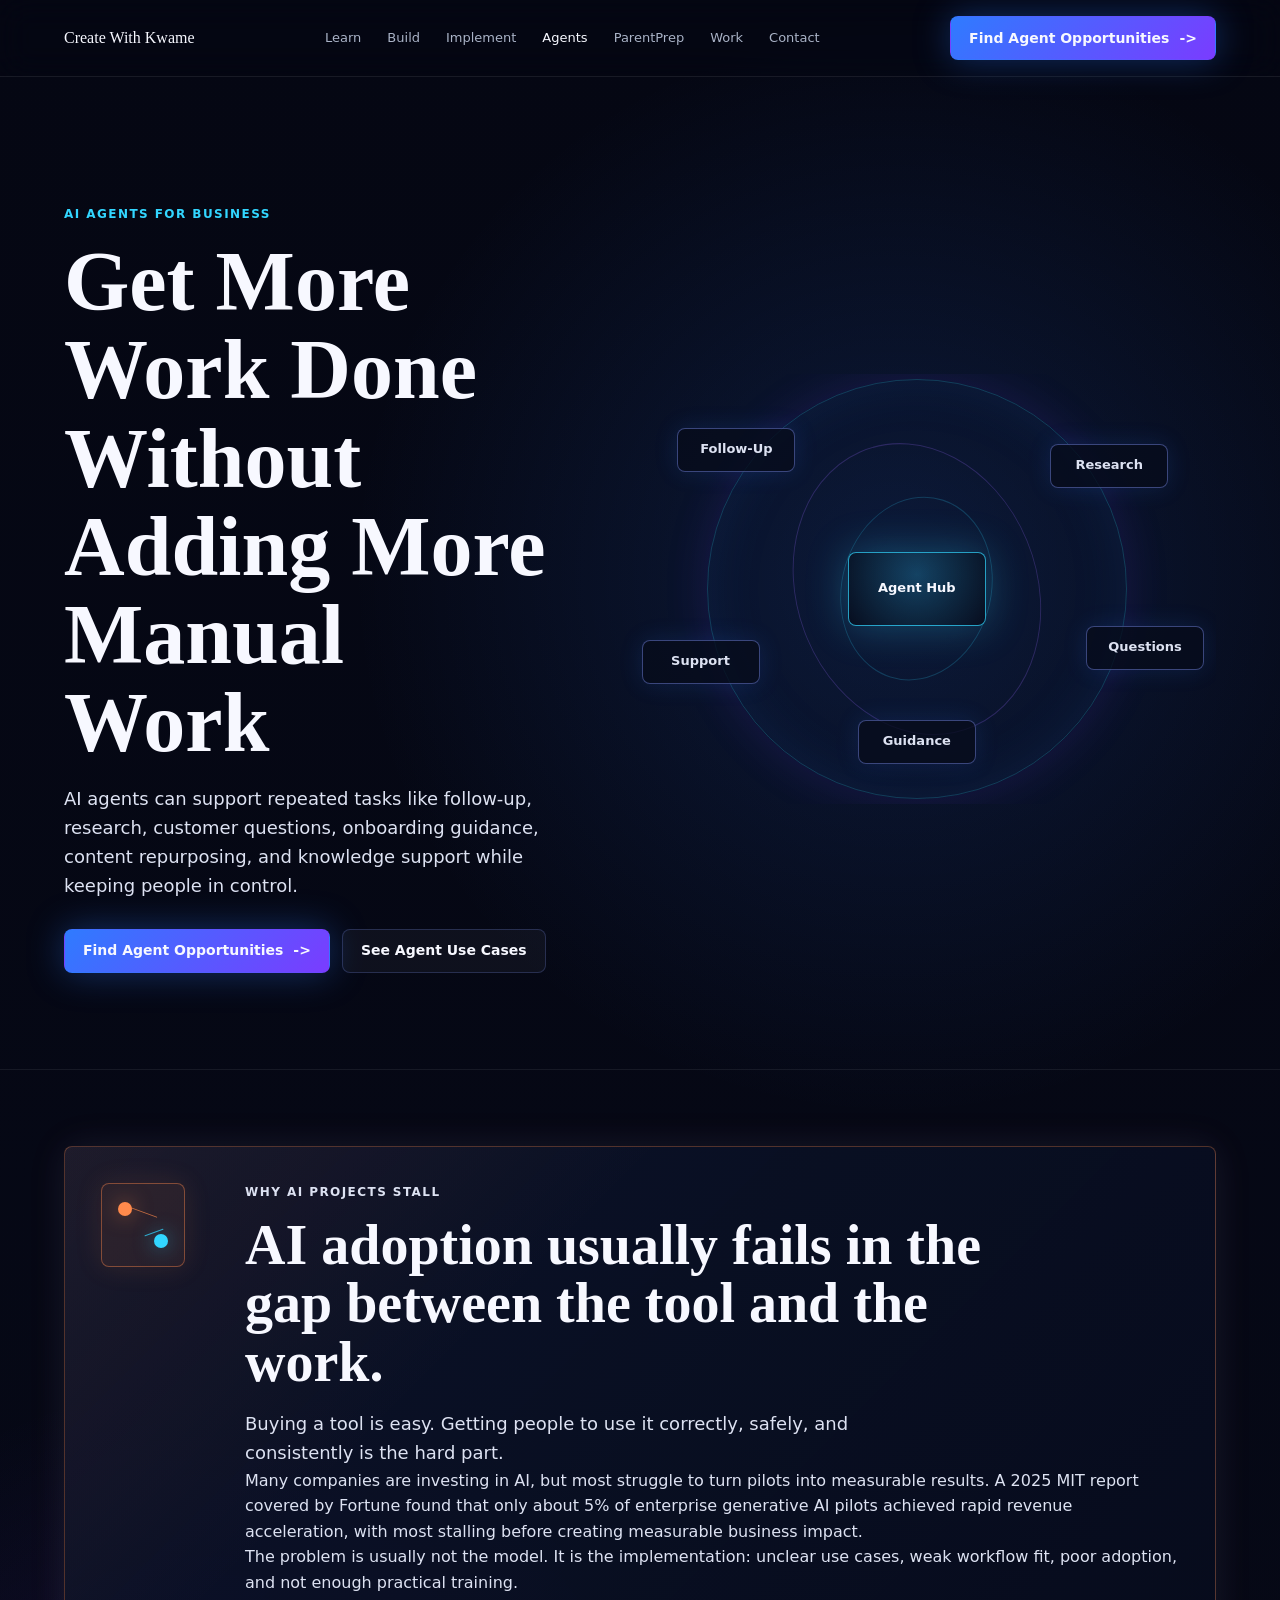
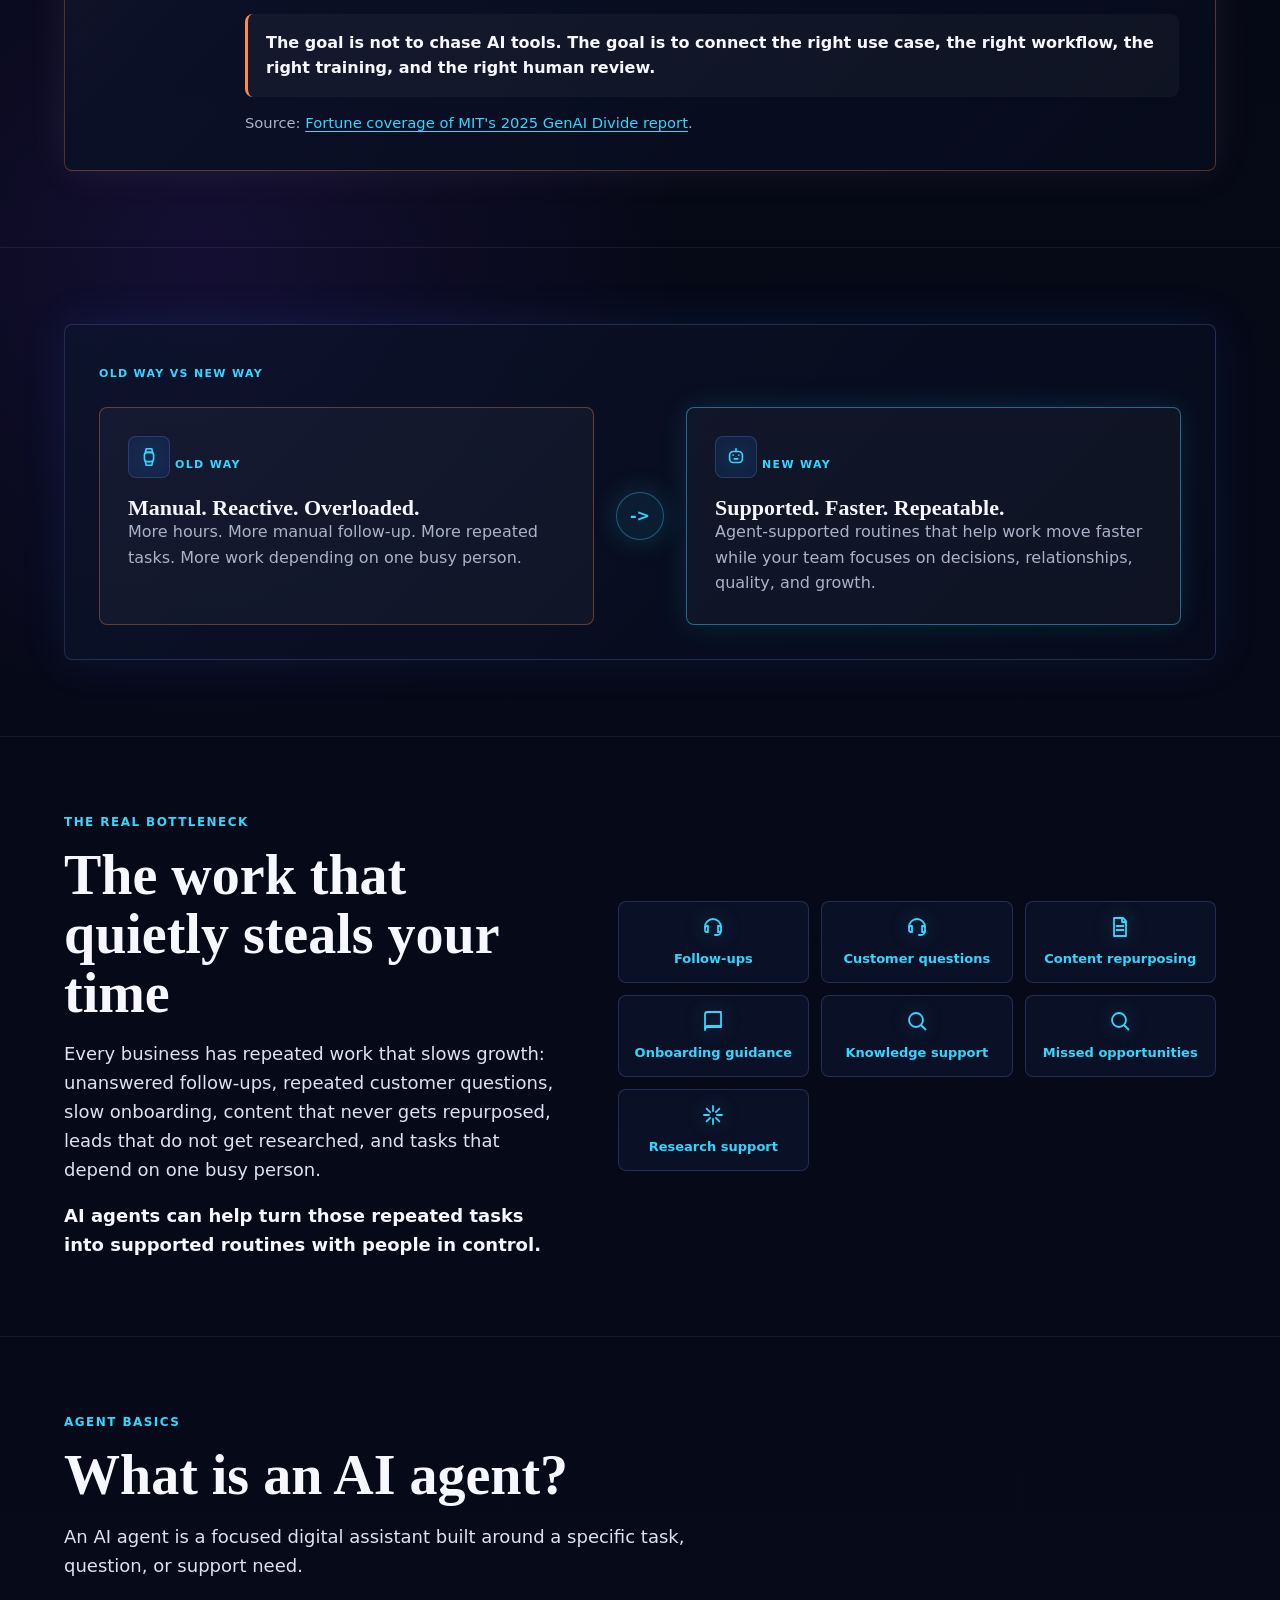
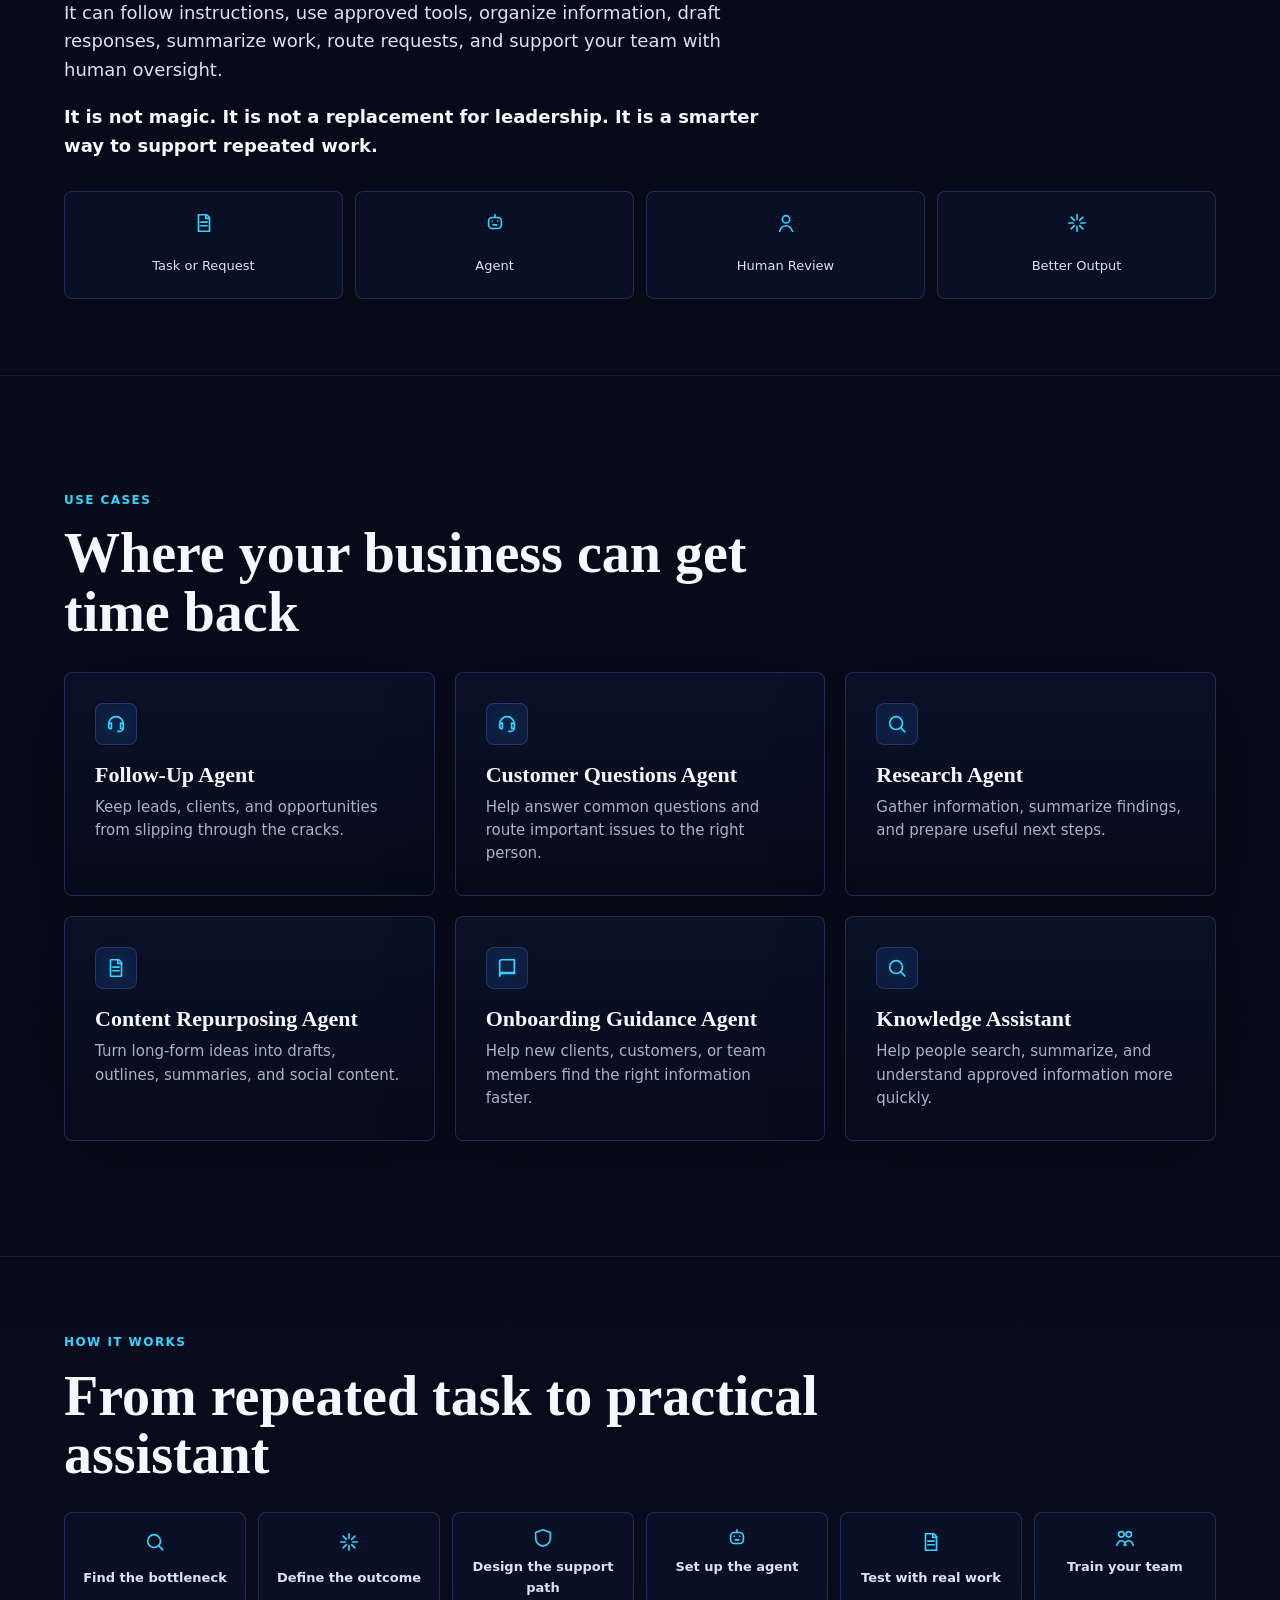
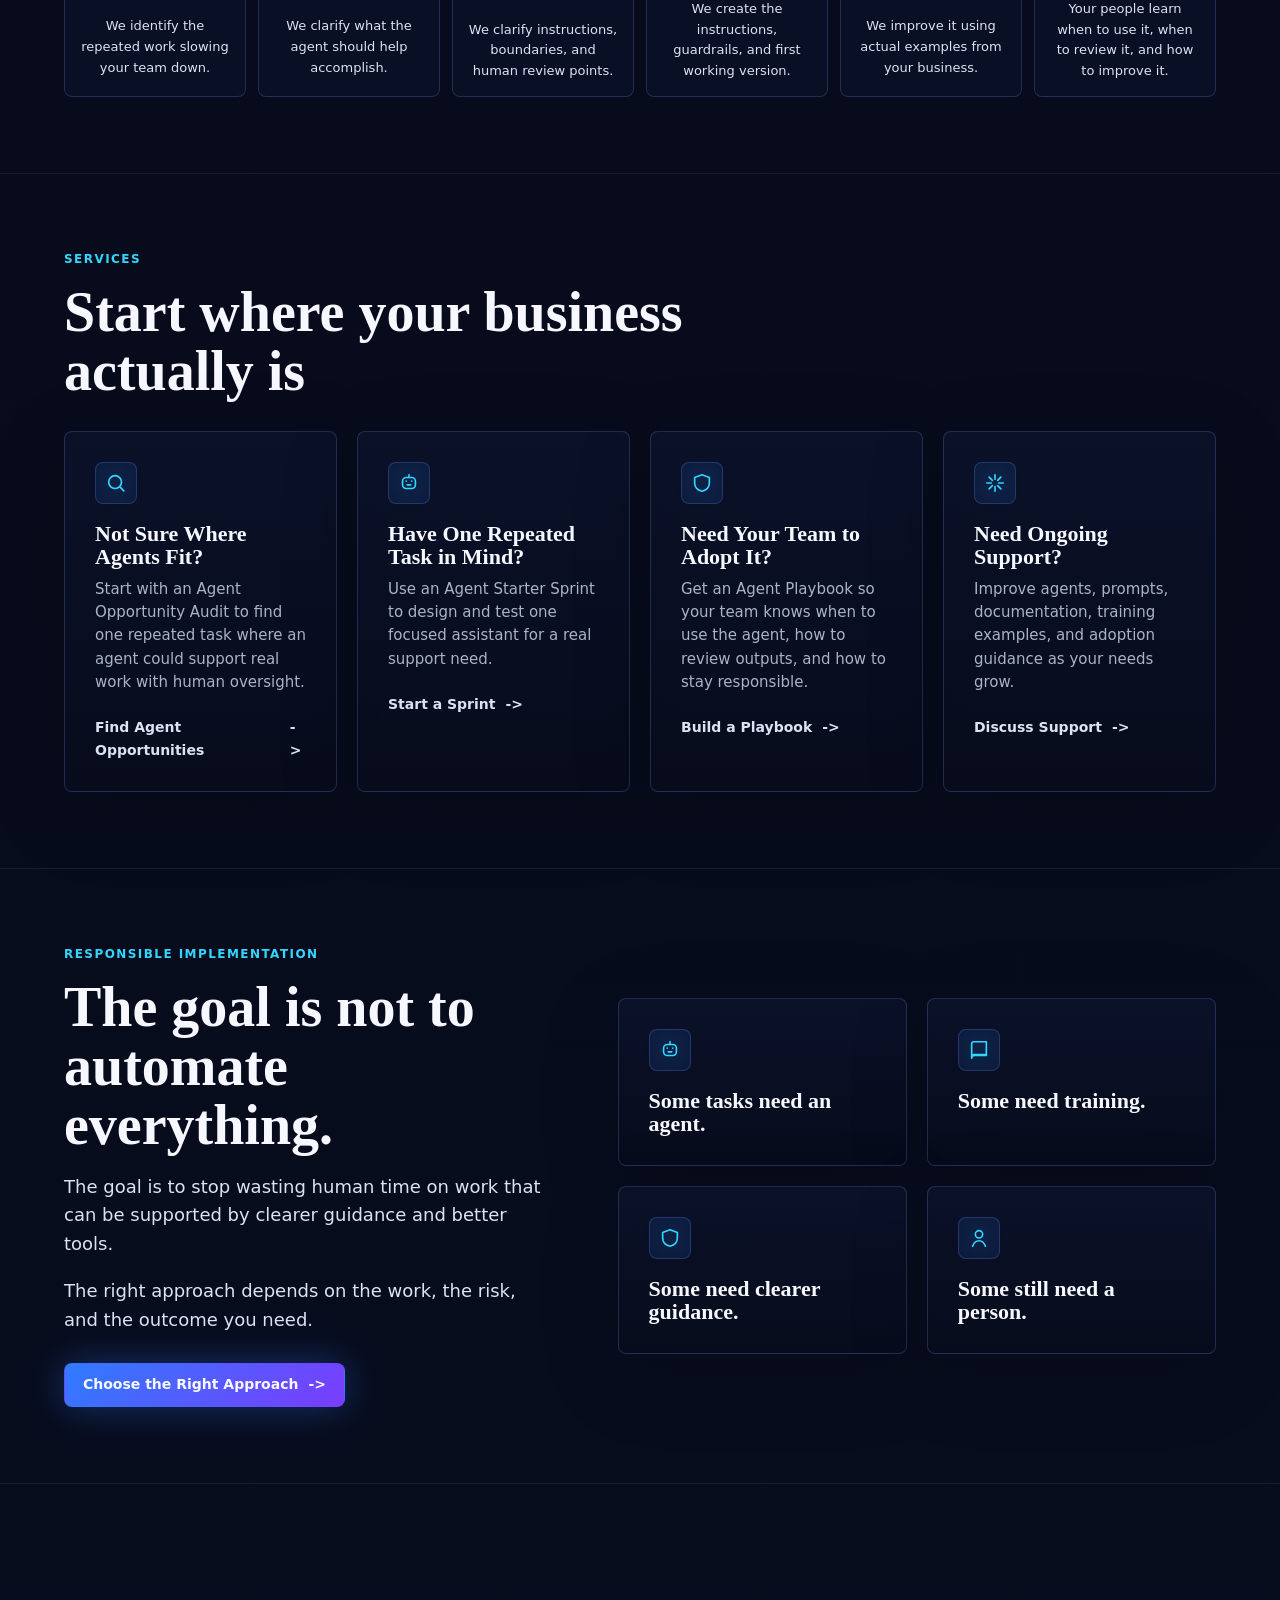
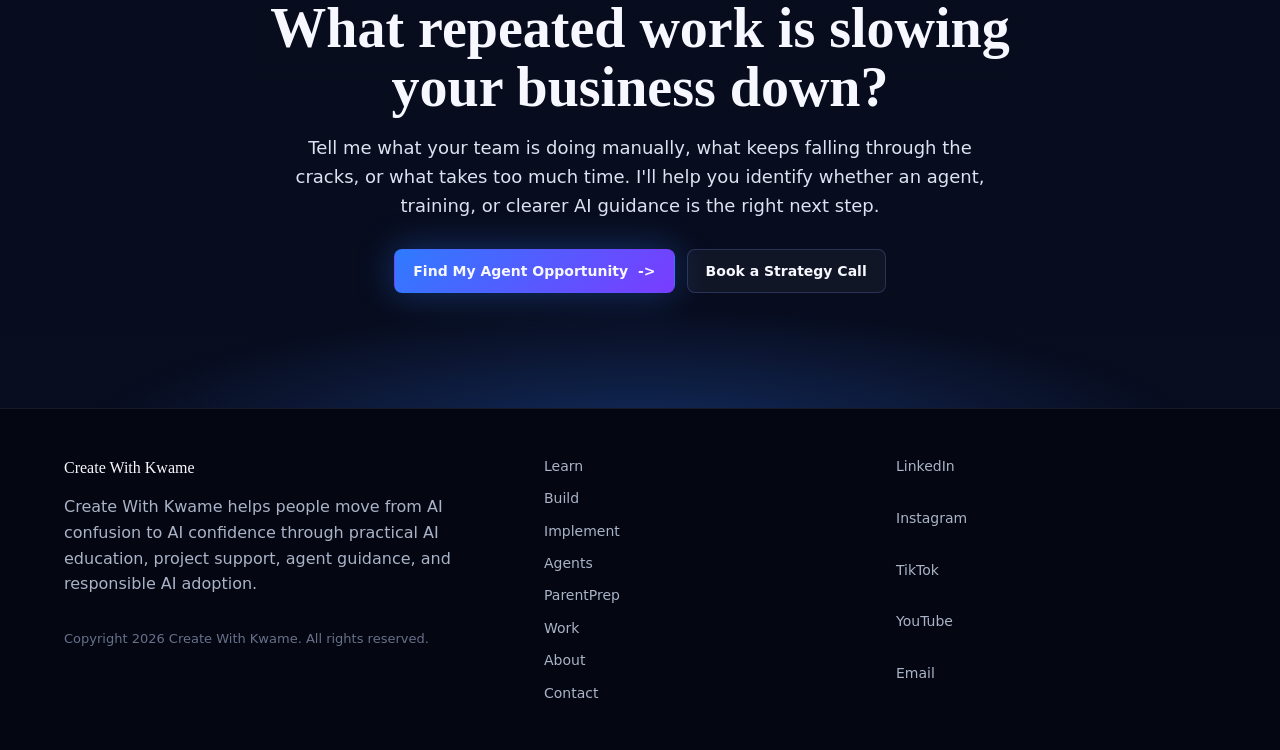
<file: agents.html>
<!doctype html>
<html lang="en">
  <head>
    <meta charset="utf-8">
    <meta name="viewport" content="width=device-width, initial-scale=1">
    <meta name="description" content="Create With Kwame helps businesses identify, design, and test practical AI agents for follow-up, research, customer questions, onboarding guidance, content repurposing, and knowledge support with human oversight.">
    <link rel="canonical" href="https://createwithkwame.com/agents.html">
    <!-- TODO: Create the real OG image at /assets/og-create-with-kwame.jpg. -->
    <meta property="og:title" content="AI Agents for Businesses Ready to Work Smarter">
    <meta property="og:description" content="Explore practical AI agent opportunities for follow-up, research, customer questions, onboarding guidance, content repurposing, and knowledge support.">
    <meta property="og:image" content="/assets/og-create-with-kwame.jpg">
    <meta property="og:type" content="website">
    <meta name="twitter:card" content="summary_large_image">
    <meta name="twitter:title" content="AI Agents for Businesses Ready to Work Smarter">
    <meta name="twitter:description" content="Explore practical AI agent opportunities for follow-up, research, customer questions, onboarding guidance, content repurposing, and knowledge support.">
    <meta name="twitter:image" content="/assets/og-create-with-kwame.jpg">
    <title>AI Agents for Business | Create With Kwame</title>
    <link rel="stylesheet" href="styles.css">
  </head>
  <body>
    <header class="site-header">
      <div class="nav-shell"><a class="brand" href="index.html">Create With Kwame</a><nav class="desktop-nav" aria-label="Primary navigation"><a href="learn.html" data-nav-link>Learn</a><a href="build.html" data-nav-link>Build</a><a href="implement.html" data-nav-link>Implement</a><a href="agents.html" data-nav-link>Agents</a><a href="parentprep.html" data-nav-link>ParentPrep</a><a href="work.html" data-nav-link>Work</a><a href="contact.html" data-nav-link>Contact</a></nav><a class="button primary" href="contact.html">Find Agent Opportunities <span class="arrow">-&gt;</span></a><button class="menu-toggle" type="button" aria-label="Open menu" aria-expanded="false" data-menu-button><span></span><span></span><span></span></button></div>
      <nav class="mobile-menu" aria-label="Mobile navigation" data-mobile-menu><a href="learn.html" data-nav-link>Learn</a><a href="build.html" data-nav-link>Build</a><a href="implement.html" data-nav-link>Implement</a><a href="agents.html" data-nav-link>Agents</a><a href="parentprep.html" data-nav-link>ParentPrep</a><a href="work.html" data-nav-link>Work</a><a href="contact.html" data-nav-link>Contact</a><a class="button primary" href="contact.html">Find Agent Opportunities <span class="arrow">-&gt;</span></a></nav>
    </header>

    <main>
      <section class="hero">
        <div class="container split">
          <div class="reveal">
            <p class="eyebrow">AI Agents for Business</p>
            <h1>Get More Work Done Without Adding More Manual Work</h1>
            <p class="lede">AI agents can support repeated tasks like follow-up, research, customer questions, onboarding guidance, content repurposing, and knowledge support while keeping people in control.</p>
            <div class="cta-row"><a class="button primary" href="contact.html">Find Agent Opportunities <span class="arrow">-&gt;</span></a><a class="button secondary" href="agents.html#agent-use-cases">See Agent Use Cases</a></div>
          </div>
          <div class="agent-hub" aria-label="Agent hub workflow visual">
            <div class="agent-orbit"></div>
            <div class="agent-node center">Agent Hub</div>
            <div class="agent-node node-follow">Follow-Up</div>
            <div class="agent-node node-research">Research</div>
            <div class="agent-node node-reporting">Questions</div>
            <div class="agent-node node-support">Support</div>
            <div class="agent-node node-operations">Guidance</div>
          </div>
        </div>
      </section>

      <section class="section compact">
        <div class="container">
          <article class="proof-card">
            <div class="proof-icon" aria-hidden="true">
              <span></span>
              <span></span>
            </div>
            <div class="proof-copy">
              <p class="eyebrow">Why AI Projects Stall</p>
              <h2>AI adoption usually fails in the gap between the tool and the work.</h2>
              <p class="lede">Buying a tool is easy. Getting people to use it correctly, safely, and consistently is the hard part.</p>
              <p>Many companies are investing in AI, but most struggle to turn pilots into measurable results. A 2025 MIT report covered by Fortune found that only about 5% of enterprise generative AI pilots achieved rapid revenue acceleration, with most stalling before creating measurable business impact.</p>
              <p>The problem is usually not the model. It is the implementation: unclear use cases, weak workflow fit, poor adoption, and not enough practical training.</p>
              <p class="proof-statement">The goal is not to chase AI tools. The goal is to connect the right use case, the right workflow, the right training, and the right human review.</p>
              <p class="source-note">Source: <a href="https://fortune.com/2025/08/18/mit-report-95-percent-generative-ai-pilots-at-companies-failing-cfo/" target="_blank" rel="noopener noreferrer">Fortune coverage of MIT's 2025 GenAI Divide report</a>.</p>
            </div>
          </article>
        </div>
      </section>

      <section class="section compact">
        <div class="container">
          <div class="old-new-card">
            <div class="old-new-heading">
              <span class="label">Old Way vs New Way</span>
            </div>
            <div class="old-new-side old-way">
              <span class="icon" data-icon="watch"></span>
              <span class="label">Old Way</span>
              <h3>Manual. Reactive. Overloaded.</h3>
              <p>More hours. More manual follow-up. More repeated tasks. More work depending on one busy person.</p>
            </div>
            <div class="shift-arrow" aria-hidden="true">-&gt;</div>
            <div class="old-new-side new-way">
              <span class="icon" data-icon="agent"></span>
              <span class="label">New Way</span>
              <h3>Supported. Faster. Repeatable.</h3>
              <p>Agent-supported routines that help work move faster while your team focuses on decisions, relationships, quality, and growth.</p>
            </div>
          </div>
        </div>
      </section>

      <section class="section compact">
        <div class="container split">
          <div>
            <p class="eyebrow">The Real Bottleneck</p>
            <h2>The work that quietly steals your time</h2>
            <p class="lede">Every business has repeated work that slows growth: unanswered follow-ups, repeated customer questions, slow onboarding, content that never gets repurposed, leads that do not get researched, and tasks that depend on one busy person.</p>
            <p class="lede"><strong style="color: var(--white);">AI agents can help turn those repeated tasks into supported routines with people in control.</strong></p>
          </div>
          <div class="mini-grid" aria-label="Common agent bottlenecks">
            <div class="mini-pill" data-icon="support">Follow-ups</div>
            <div class="mini-pill" data-icon="support">Customer questions</div>
            <div class="mini-pill" data-icon="content">Content repurposing</div>
            <div class="mini-pill" data-icon="learn">Onboarding guidance</div>
            <div class="mini-pill" data-icon="search">Knowledge support</div>
            <div class="mini-pill" data-icon="search">Missed opportunities</div>
            <div class="mini-pill" data-icon="spark">Research support</div>
          </div>
        </div>
      </section>

      <section class="section compact">
        <div class="container">
          <p class="eyebrow">Agent Basics</p>
          <h2>What is an AI agent?</h2>
          <p class="lede">An AI agent is a focused digital assistant built around a specific task, question, or support need.</p>
          <p class="lede">It can follow instructions, use approved tools, organize information, draft responses, summarize work, route requests, and support your team with human oversight.</p>
          <p class="lede"><strong style="color: var(--white);">It is not magic. It is not a replacement for leadership. It is a smarter way to support repeated work.</strong></p>
          <div class="process four" style="margin-top: 30px;" aria-label="Agent basics flow">
            <div class="process-step"><span data-icon="content"></span>Task or Request</div>
            <div class="process-step"><span data-icon="agent"></span>Agent</div>
            <div class="process-step"><span data-icon="human"></span>Human Review</div>
            <div class="process-step"><span data-icon="spark"></span>Better Output</div>
          </div>
        </div>
      </section>

      <section class="section" id="agent-use-cases">
        <div class="container">
          <p class="eyebrow">Use Cases</p>
          <h2>Where your business can get time back</h2>
          <div class="grid three" style="margin-top: 30px;">
            <article class="card"><span class="icon" data-icon="support"></span><h3>Follow-Up Agent</h3><p>Keep leads, clients, and opportunities from slipping through the cracks.</p></article>
            <article class="card"><span class="icon" data-icon="support"></span><h3>Customer Questions Agent</h3><p>Help answer common questions and route important issues to the right person.</p></article>
            <article class="card"><span class="icon" data-icon="search"></span><h3>Research Agent</h3><p>Gather information, summarize findings, and prepare useful next steps.</p></article>
            <article class="card"><span class="icon" data-icon="content"></span><h3>Content Repurposing Agent</h3><p>Turn long-form ideas into drafts, outlines, summaries, and social content.</p></article>
            <article class="card"><span class="icon" data-icon="learn"></span><h3>Onboarding Guidance Agent</h3><p>Help new clients, customers, or team members find the right information faster.</p></article>
            <article class="card"><span class="icon" data-icon="search"></span><h3>Knowledge Assistant</h3><p>Help people search, summarize, and understand approved information more quickly.</p></article>
          </div>
        </div>
      </section>

      <section class="section compact">
        <div class="container">
          <p class="eyebrow">How It Works</p>
          <h2>From repeated task to practical assistant</h2>
          <div class="process" aria-label="Agent setup steps">
            <div class="process-step"><span data-icon="search"></span><strong>Find the bottleneck</strong><br>We identify the repeated work slowing your team down.</div>
            <div class="process-step"><span data-icon="spark"></span><strong>Define the outcome</strong><br>We clarify what the agent should help accomplish.</div>
            <div class="process-step"><span data-icon="shield"></span><strong>Design the support path</strong><br>We clarify instructions, boundaries, and human review points.</div>
            <div class="process-step"><span data-icon="agent"></span><strong>Set up the agent</strong><br>We create the instructions, guardrails, and first working version.</div>
            <div class="process-step"><span data-icon="content"></span><strong>Test with real work</strong><br>We improve it using actual examples from your business.</div>
            <div class="process-step"><span data-icon="team"></span><strong>Train your team</strong><br>Your people learn when to use it, when to review it, and how to improve it.</div>
          </div>
        </div>
      </section>

      <section class="section compact">
        <div class="container">
          <p class="eyebrow">Services</p>
          <h2>Start where your business actually is</h2>
          <div class="grid four" style="margin-top: 30px;">
            <article class="card"><span class="icon" data-icon="search"></span><h3>Not Sure Where Agents Fit?</h3><p>Start with an Agent Opportunity Audit to find one repeated task where an agent could support real work with human oversight.</p><a class="card-link" href="contact.html">Find Agent Opportunities <span class="arrow">-&gt;</span></a></article>
            <article class="card"><span class="icon" data-icon="agent"></span><h3>Have One Repeated Task in Mind?</h3><p>Use an Agent Starter Sprint to design and test one focused assistant for a real support need.</p><a class="card-link" href="contact.html">Start a Sprint <span class="arrow">-&gt;</span></a></article>
            <article class="card"><span class="icon" data-icon="shield"></span><h3>Need Your Team to Adopt It?</h3><p>Get an Agent Playbook so your team knows when to use the agent, how to review outputs, and how to stay responsible.</p><a class="card-link" href="contact.html">Build a Playbook <span class="arrow">-&gt;</span></a></article>
            <article class="card"><span class="icon" data-icon="spark"></span><h3>Need Ongoing Support?</h3><p>Improve agents, prompts, documentation, training examples, and adoption guidance as your needs grow.</p><a class="card-link" href="contact.html">Discuss Support <span class="arrow">-&gt;</span></a></article>
          </div>
        </div>
      </section>

      <section class="section compact">
        <div class="container split">
          <div>
            <p class="eyebrow">Responsible Implementation</p>
            <h2>The goal is not to automate everything.</h2>
            <p class="lede">The goal is to stop wasting human time on work that can be supported by clearer guidance and better tools.</p>
            <p class="lede">The right approach depends on the work, the risk, and the outcome you need.</p>
            <div class="cta-row"><a class="button primary" href="contact.html">Choose the Right Approach <span class="arrow">-&gt;</span></a></div>
          </div>
          <div class="grid two">
            <article class="card"><span class="icon" data-icon="agent"></span><h3>Some tasks need an agent.</h3></article>
            <article class="card"><span class="icon" data-icon="learn"></span><h3>Some need training.</h3></article>
            <article class="card"><span class="icon" data-icon="shield"></span><h3>Some need clearer guidance.</h3></article>
            <article class="card"><span class="icon" data-icon="human"></span><h3>Some still need a person.</h3></article>
          </div>
        </div>
      </section>

      <section class="section final-cta">
        <div class="container">
          <h2>What repeated work is slowing your business down?</h2>
          <p class="lede">Tell me what your team is doing manually, what keeps falling through the cracks, or what takes too much time. I'll help you identify whether an agent, training, or clearer AI guidance is the right next step.</p>
          <div class="cta-row"><a class="button primary" href="contact.html">Find My Agent Opportunity <span class="arrow">-&gt;</span></a><a class="button secondary" href="contact.html">Book a Strategy Call</a></div>
        </div>
      </section>
    </main>

    <footer class="site-footer"><div class="container footer-grid"><div><a class="brand" href="index.html">Create With Kwame</a><p style="margin-top: 14px;">Create With Kwame helps people move from AI confusion to AI confidence through practical AI education, project support, agent guidance, and responsible AI adoption.</p><p class="copyright">Copyright 2026 Create With Kwame. All rights reserved.</p></div><nav class="footer-links" aria-label="Footer pages"><a href="learn.html">Learn</a><a href="build.html">Build</a><a href="implement.html">Implement</a><a href="agents.html">Agents</a><a href="parentprep.html">ParentPrep</a><a href="work.html">Work</a><a href="about.html">About</a><a href="contact.html">Contact</a></nav><nav class="footer-links" aria-label="Social links"><a href="contact.html">LinkedIn</a><a href="contact.html">Instagram</a><a href="contact.html">TikTok</a><a href="contact.html">YouTube</a><a href="mailto:hello@createwithkwame.com">Email</a></nav></div></footer>
    <script src="script.js"></script>
  </body>
</html>
</file>
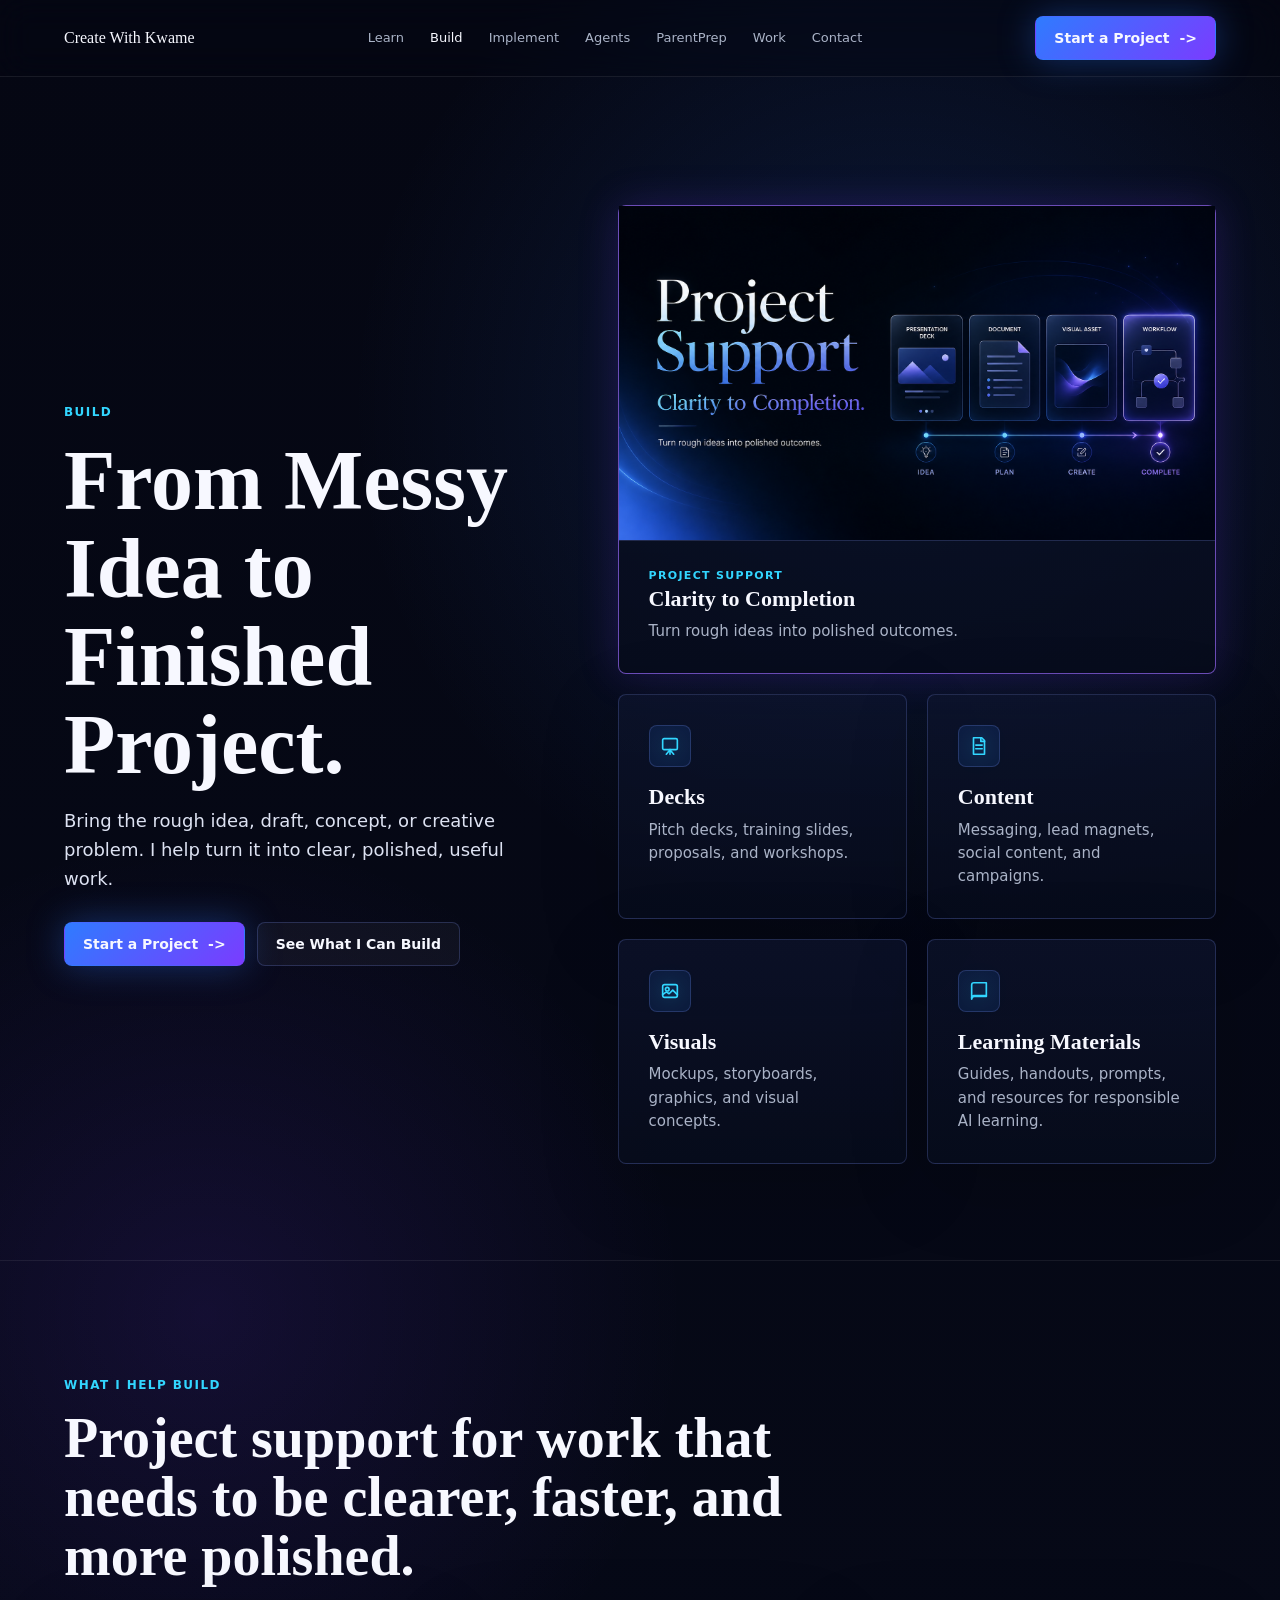
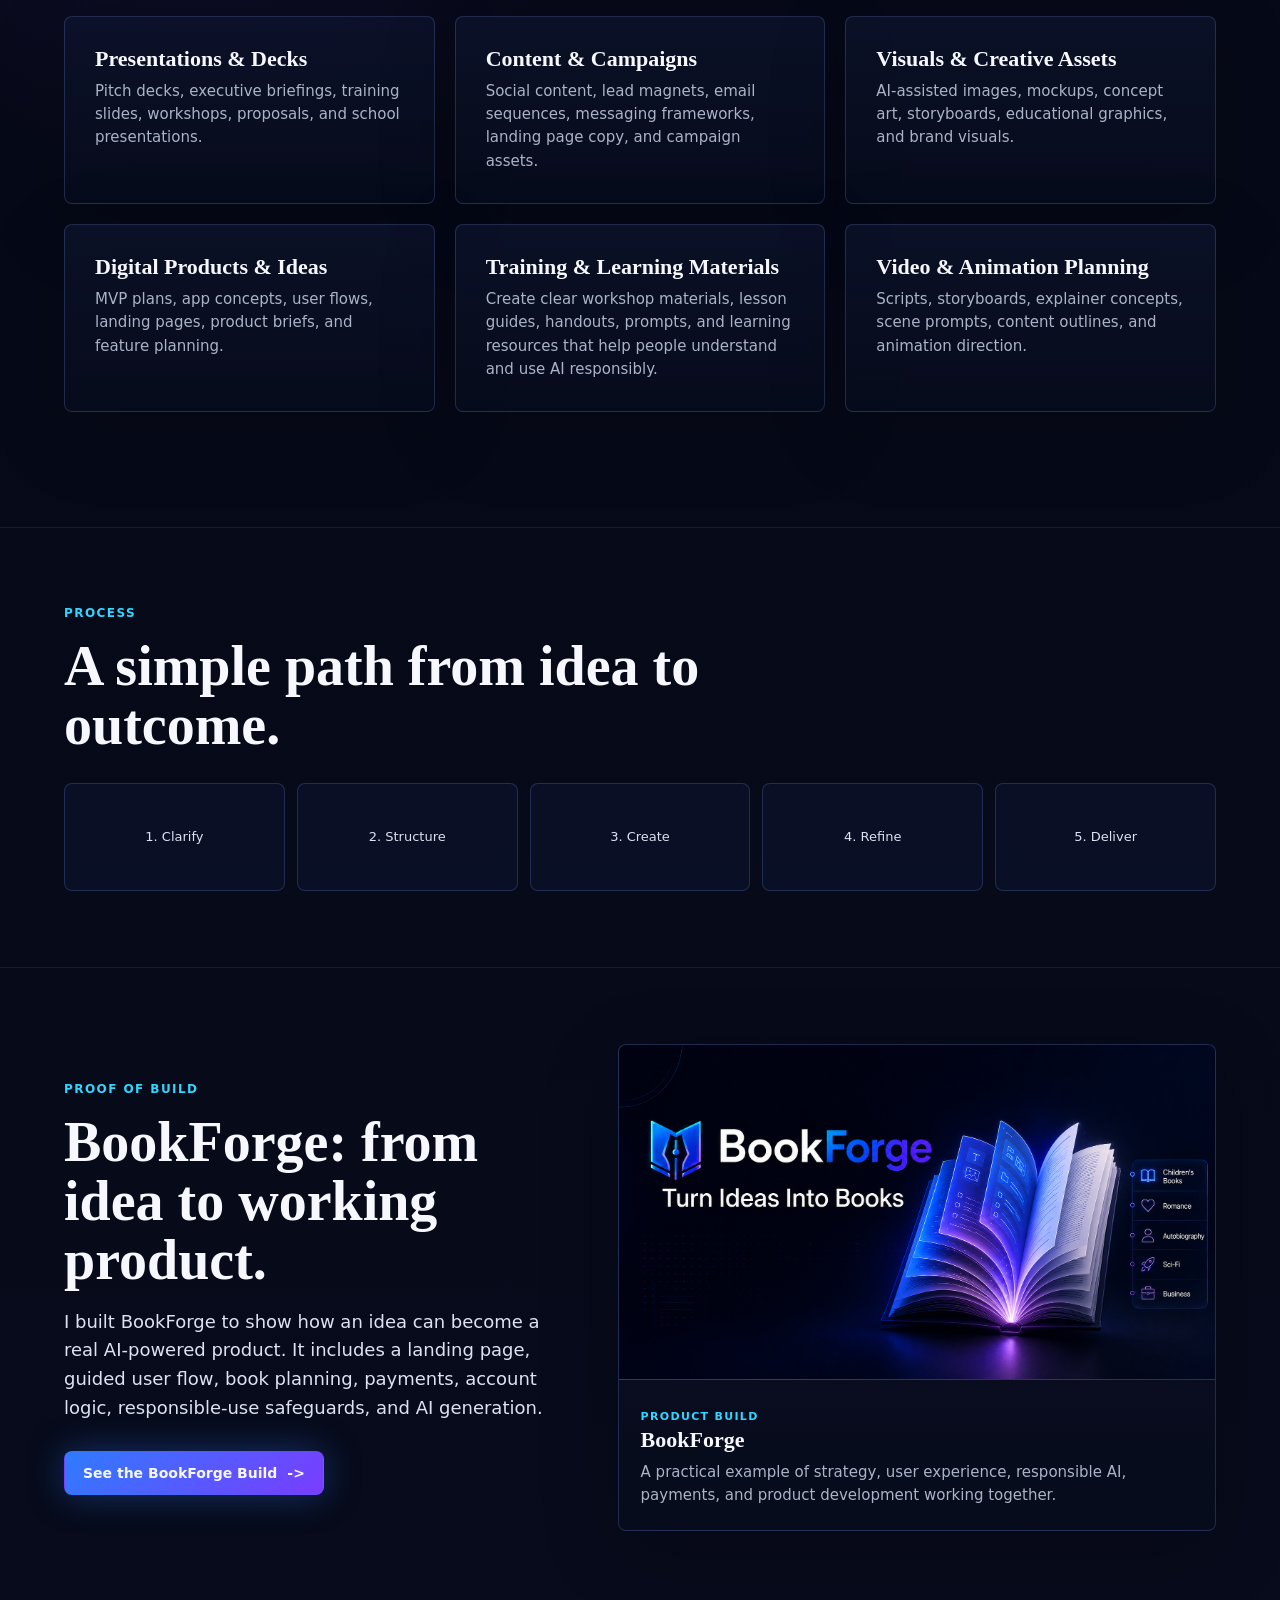
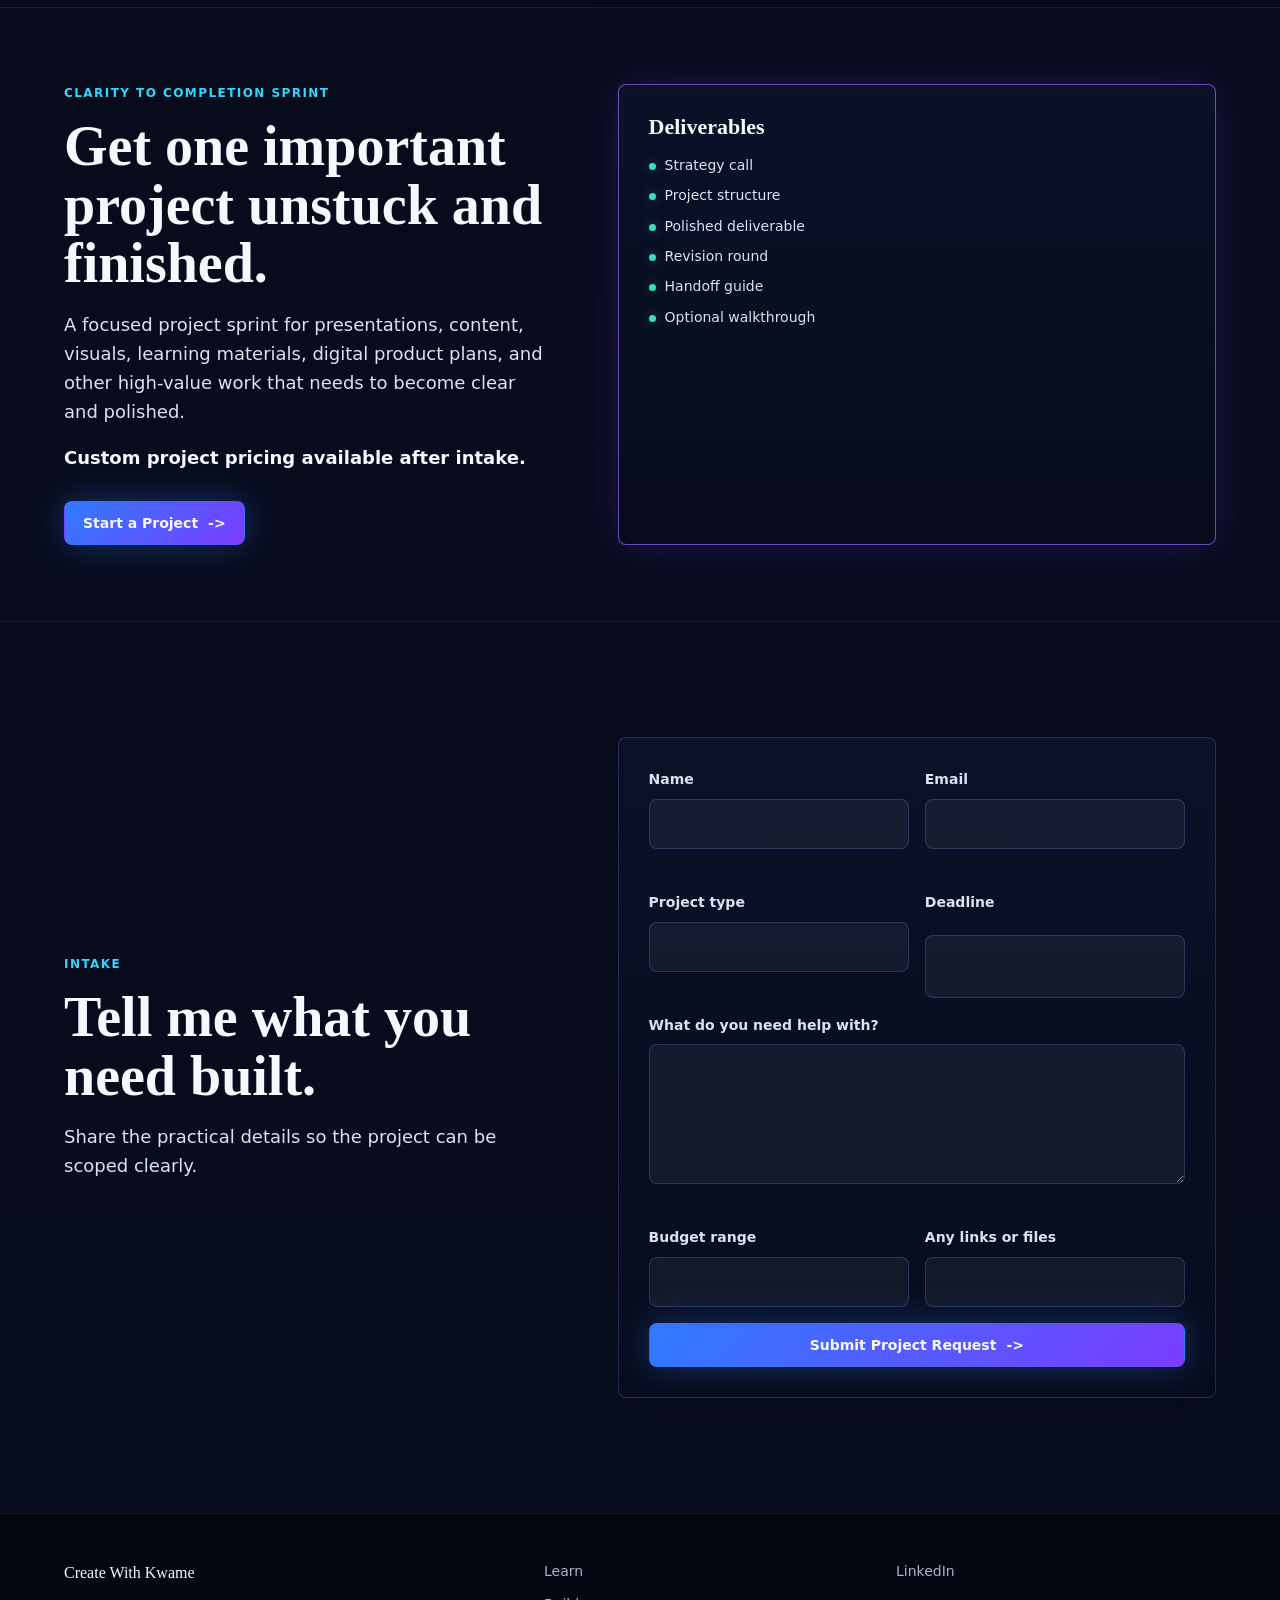
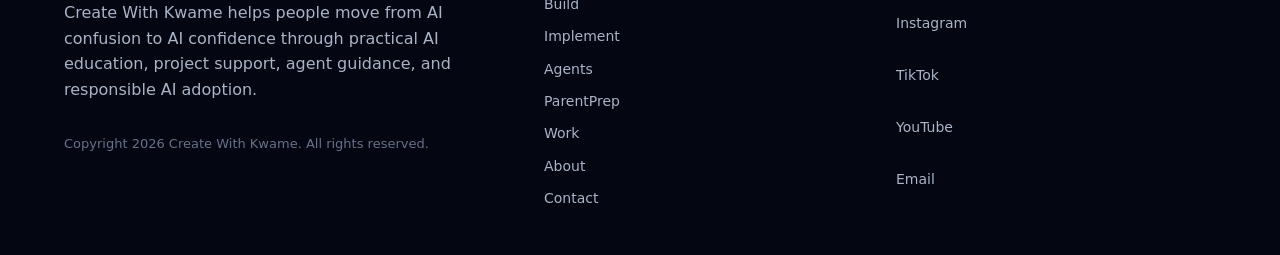
<file: build.html>
<!doctype html>
<html lang="en">
  <head>
    <meta charset="utf-8">
    <meta name="viewport" content="width=device-width, initial-scale=1">
    <meta name="description" content="Turn rough ideas, drafts, presentations, content, visuals, and learning materials into clear, polished, useful work.">
    <link rel="canonical" href="https://createwithkwame.com/build.html">
    <!-- TODO: Create the real OG image at /assets/og-create-with-kwame.jpg. -->
    <meta property="og:title" content="Build | Create With Kwame">
    <meta property="og:description" content="Project support for work that needs to be clearer, faster, and more polished.">
    <meta property="og:image" content="/assets/og-create-with-kwame.jpg">
    <meta property="og:type" content="website">
    <meta name="twitter:card" content="summary_large_image">
    <meta name="twitter:title" content="Build | Create With Kwame">
    <meta name="twitter:description" content="Turn rough ideas and drafts into finished projects.">
    <meta name="twitter:image" content="/assets/og-create-with-kwame.jpg">
    <title>Build | Create With Kwame</title>
    <link rel="stylesheet" href="styles.css">
  </head>
  <body>
    <header class="site-header">
      <div class="nav-shell"><a class="brand" href="index.html">Create With Kwame</a><nav class="desktop-nav" aria-label="Primary navigation"><a href="learn.html" data-nav-link>Learn</a><a href="build.html" data-nav-link>Build</a><a href="implement.html" data-nav-link>Implement</a><a href="agents.html" data-nav-link>Agents</a><a href="parentprep.html" data-nav-link>ParentPrep</a><a href="work.html" data-nav-link>Work</a><a href="contact.html" data-nav-link>Contact</a></nav><a class="button primary" href="#intake">Start a Project <span class="arrow">-&gt;</span></a><button class="menu-toggle" type="button" aria-label="Open menu" aria-expanded="false" data-menu-button><span></span><span></span><span></span></button></div>
      <nav class="mobile-menu" aria-label="Mobile navigation" data-mobile-menu><a href="learn.html" data-nav-link>Learn</a><a href="build.html" data-nav-link>Build</a><a href="implement.html" data-nav-link>Implement</a><a href="agents.html" data-nav-link>Agents</a><a href="parentprep.html" data-nav-link>ParentPrep</a><a href="work.html" data-nav-link>Work</a><a href="contact.html" data-nav-link>Contact</a><a class="button primary" href="#intake">Start a Project <span class="arrow">-&gt;</span></a></nav>
    </header>

    <main>
      <section class="hero">
        <div class="container split">
          <div>
            <p class="eyebrow">Build</p>
            <h1>From Messy Idea to Finished Project.</h1>
            <p class="lede">Bring the rough idea, draft, concept, or creative problem. I help turn it into clear, polished, useful work.</p>
            <div class="cta-row"><a class="button primary" href="#intake">Start a Project <span class="arrow">-&gt;</span></a><a class="button secondary" href="#services">See What I Can Build</a></div>
          </div>
          <div>
            <div class="card featured">
              <div class="card-thumb"><img src="assets/images/Project_Support.png" alt="Project support thumbnail"></div>
              <span class="label">Project Support</span>
              <h3>Clarity to Completion</h3>
              <p>Turn rough ideas into polished outcomes.</p>
            </div>
            <div class="grid two" style="margin-top: 20px;">
            <article class="card"><span class="icon" data-icon="presentation"></span><h3>Decks</h3><p>Pitch decks, training slides, proposals, and workshops.</p></article>
            <article class="card"><span class="icon" data-icon="content"></span><h3>Content</h3><p>Messaging, lead magnets, social content, and campaigns.</p></article>
            <article class="card"><span class="icon" data-icon="visuals"></span><h3>Visuals</h3><p>Mockups, storyboards, graphics, and visual concepts.</p></article>
            <article class="card"><span class="icon" data-icon="learn"></span><h3>Learning Materials</h3><p>Guides, handouts, prompts, and resources for responsible AI learning.</p></article>
            </div>
          </div>
        </div>
      </section>

      <section class="section" id="services">
        <div class="container">
          <p class="eyebrow">What I Help Build</p>
          <h2>Project support for work that needs to be clearer, faster, and more polished.</h2>
          <div class="grid three" style="margin-top: 30px;">
            <article class="card"><h3>Presentations & Decks</h3><p>Pitch decks, executive briefings, training slides, workshops, proposals, and school presentations.</p></article>
            <article class="card"><h3>Content & Campaigns</h3><p>Social content, lead magnets, email sequences, messaging frameworks, landing page copy, and campaign assets.</p></article>
            <article class="card"><h3>Visuals & Creative Assets</h3><p>AI-assisted images, mockups, concept art, storyboards, educational graphics, and brand visuals.</p></article>
            <article class="card"><h3>Digital Products & Ideas</h3><p>MVP plans, app concepts, user flows, landing pages, product briefs, and feature planning.</p></article>
            <article class="card"><h3>Training & Learning Materials</h3><p>Create clear workshop materials, lesson guides, handouts, prompts, and learning resources that help people understand and use AI responsibly.</p></article>
            <article class="card"><h3>Video & Animation Planning</h3><p>Scripts, storyboards, explainer concepts, scene prompts, content outlines, and animation direction.</p></article>
          </div>
        </div>
      </section>

      <section class="section compact">
        <div class="container">
          <p class="eyebrow">Process</p>
          <h2>A simple path from idea to outcome.</h2>
          <div class="process five">
            <div class="process-step">1. Clarify</div>
            <div class="process-step">2. Structure</div>
            <div class="process-step">3. Create</div>
            <div class="process-step">4. Refine</div>
            <div class="process-step">5. Deliver</div>
          </div>
        </div>
      </section>

      <section class="section compact">
        <div class="container split">
          <div>
            <p class="eyebrow">Proof of Build</p>
            <h2>BookForge: from idea to working product.</h2>
            <p class="lede">I built BookForge to show how an idea can become a real AI-powered product. It includes a landing page, guided user flow, book planning, payments, account logic, responsible-use safeguards, and AI generation.</p>
            <div class="cta-row"><a class="button primary" href="https://knowledgeforge-chi.vercel.app/" target="_blank" rel="noopener noreferrer">See the BookForge Build <span class="arrow">-&gt;</span></a></div>
          </div>
          <a class="card work-card" href="https://knowledgeforge-chi.vercel.app/" target="_blank" rel="noopener noreferrer">
            <div class="thumb"><img src="assets/images/BookForge_Thumbnail.png" alt="BookForge: Turn Ideas Into Books"></div>
            <div class="work-body"><span class="label">Product Build</span><h3>BookForge</h3><p>A practical example of strategy, user experience, responsible AI, payments, and product development working together.</p></div>
          </a>
        </div>
      </section>

      <section class="section compact">
        <div class="container split">
          <div>
            <p class="eyebrow">Clarity to Completion Sprint</p>
            <h2>Get one important project unstuck and finished.</h2>
            <p class="lede">A focused project sprint for presentations, content, visuals, learning materials, digital product plans, and other high-value work that needs to become clear and polished.</p>
            <p class="lede"><strong style="color: var(--white);">Custom project pricing available after intake.</strong></p>
            <div class="cta-row"><a class="button primary" href="#intake">Start a Project <span class="arrow">-&gt;</span></a></div>
          </div>
          <div class="card featured">
            <h3>Deliverables</h3>
            <ul class="check-list"><li>Strategy call</li><li>Project structure</li><li>Polished deliverable</li><li>Revision round</li><li>Handoff guide</li><li>Optional walkthrough</li></ul>
          </div>
        </div>
      </section>

      <section class="section" id="intake">
        <div class="container split">
          <div>
            <p class="eyebrow">Intake</p>
            <h2>Tell me what you need built.</h2>
            <p class="lede">Share the practical details so the project can be scoped clearly.</p>
          </div>
          <form class="card form" name="project-inquiry" method="POST" data-netlify="true" netlify-honeypot="bot-field" action="/success.html">
            <input type="hidden" name="form-name" value="project-inquiry">
            <p class="hidden"><label>Don't fill this out if you're human: <input name="bot-field" tabindex="-1" autocomplete="off"></label></p>
            <div class="form-grid"><label>Name<input name="name" required aria-describedby="build-name-error"><span class="field-error" id="build-name-error" data-error-for="name"></span></label><label>Email<input type="email" name="email" required aria-describedby="build-email-error"><span class="field-error" id="build-email-error" data-error-for="email"></span></label></div>
            <div class="form-grid"><label>Project type<input name="project_type" required aria-describedby="build-type-error"><span class="field-error" id="build-type-error" data-error-for="project_type"></span></label><label>Deadline<input name="deadline"></label></div>
            <label>What do you need help with?<textarea name="details" required aria-describedby="build-details-error"></textarea><span class="field-error" id="build-details-error" data-error-for="details"></span></label>
            <div class="form-grid"><label>Budget range<input name="budget"></label><label>Any links or files<input name="links"></label></div>
            <p class="form-status" hidden data-form-status role="status" aria-live="polite"></p>
            <button class="button primary" type="submit">Submit Project Request <span class="arrow">-&gt;</span></button>
          </form>
        </div>
      </section>
    </main>

    <footer class="site-footer"><div class="container footer-grid"><div><a class="brand" href="index.html">Create With Kwame</a><p style="margin-top: 14px;">Create With Kwame helps people move from AI confusion to AI confidence through practical AI education, project support, agent guidance, and responsible AI adoption.</p><p class="copyright">Copyright 2026 Create With Kwame. All rights reserved.</p></div><nav class="footer-links" aria-label="Footer pages"><a href="learn.html">Learn</a><a href="build.html">Build</a><a href="implement.html">Implement</a><a href="agents.html">Agents</a><a href="parentprep.html">ParentPrep</a><a href="work.html">Work</a><a href="about.html">About</a><a href="contact.html">Contact</a></nav><nav class="footer-links" aria-label="Social links"><a href="contact.html">LinkedIn</a><a href="contact.html">Instagram</a><a href="contact.html">TikTok</a><a href="contact.html">YouTube</a><a href="mailto:hello@createwithkwame.com">Email</a></nav></div></footer>
    <script src="script.js"></script>
  </body>
</html>
</file>
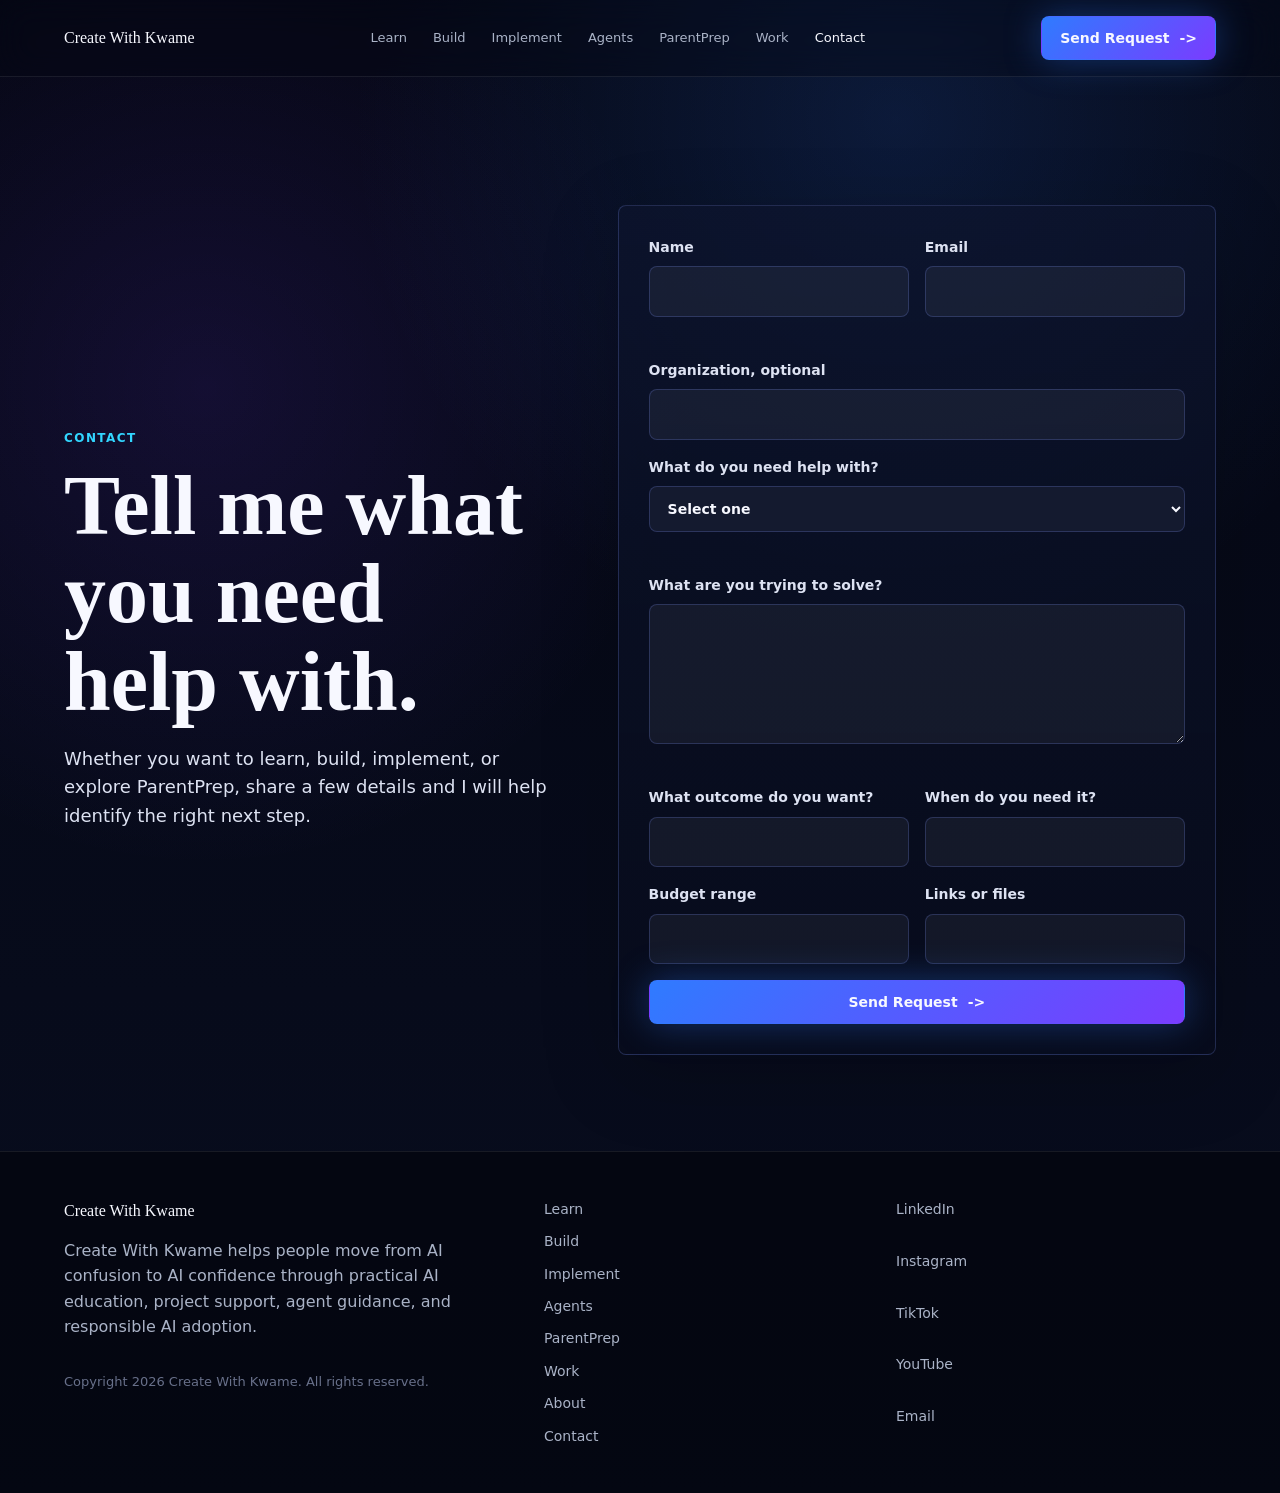
<file: contact.html>
<!doctype html>
<html lang="en">
  <head>
    <meta charset="utf-8">
    <meta name="viewport" content="width=device-width, initial-scale=1">
    <meta name="description" content="Contact Create With Kwame for AI learning, project support, implementation, ParentPrep, speaking, or workshop inquiries.">
    <link rel="canonical" href="https://createwithkwame.com/contact.html">
    <!-- TODO: Create the real OG image at /assets/og-create-with-kwame.jpg. -->
    <meta property="og:title" content="Contact | Create With Kwame">
    <meta property="og:description" content="Tell me what you need help with and I will help identify the right next step.">
    <meta property="og:image" content="/assets/og-create-with-kwame.jpg">
    <meta property="og:type" content="website">
    <meta name="twitter:card" content="summary_large_image">
    <meta name="twitter:title" content="Contact | Create With Kwame">
    <meta name="twitter:description" content="Start a learning, build, implementation, ParentPrep, speaking, or workshop inquiry.">
    <meta name="twitter:image" content="/assets/og-create-with-kwame.jpg">
    <title>Contact | Create With Kwame</title>
    <link rel="stylesheet" href="styles.css">
  </head>
  <body>
    <header class="site-header">
      <div class="nav-shell"><a class="brand" href="index.html">Create With Kwame</a><nav class="desktop-nav" aria-label="Primary navigation"><a href="learn.html" data-nav-link>Learn</a><a href="build.html" data-nav-link>Build</a><a href="implement.html" data-nav-link>Implement</a><a href="agents.html" data-nav-link>Agents</a><a href="parentprep.html" data-nav-link>ParentPrep</a><a href="work.html" data-nav-link>Work</a><a href="contact.html" data-nav-link>Contact</a></nav><a class="button primary" href="#contact-form">Send Request <span class="arrow">-&gt;</span></a><button class="menu-toggle" type="button" aria-label="Open menu" aria-expanded="false" data-menu-button><span></span><span></span><span></span></button></div>
      <nav class="mobile-menu" aria-label="Mobile navigation" data-mobile-menu><a href="learn.html" data-nav-link>Learn</a><a href="build.html" data-nav-link>Build</a><a href="implement.html" data-nav-link>Implement</a><a href="agents.html" data-nav-link>Agents</a><a href="parentprep.html" data-nav-link>ParentPrep</a><a href="work.html" data-nav-link>Work</a><a href="contact.html" data-nav-link>Contact</a><a class="button primary" href="#contact-form">Send Request <span class="arrow">-&gt;</span></a></nav>
    </header>

    <main>
      <section class="hero">
        <div class="container split">
          <div>
            <p class="eyebrow">Contact</p>
            <h1>Tell me what you need help with.</h1>
            <p class="lede">Whether you want to learn, build, implement, or explore ParentPrep, share a few details and I will help identify the right next step.</p>
          </div>
          <form class="card form" id="contact-form" name="contact-inquiry" method="POST" data-netlify="true" netlify-honeypot="bot-field" action="/success.html">
            <input type="hidden" name="form-name" value="contact-inquiry">
            <p class="hidden"><label>Don't fill this out if you're human: <input name="bot-field" tabindex="-1" autocomplete="off"></label></p>
            <div class="form-grid">
              <label>Name<input name="name" required aria-describedby="contact-name-error"><span class="field-error" id="contact-name-error" data-error-for="name"></span></label>
              <label>Email<input type="email" name="email" required aria-describedby="contact-email-error"><span class="field-error" id="contact-email-error" data-error-for="email"></span></label>
            </div>
            <label>Organization, optional<input name="organization"></label>
            <label>What do you need help with?
              <select name="need" required aria-describedby="contact-need-error">
                <option value="">Select one</option>
                <option>AI Readiness Audit</option>
                <option>Learn AI</option>
                <option>Build a project</option>
                <option>AI Agents</option>
                <option>Implement AI</option>
                <option>ParentPrep</option>
                <option>Speaking or workshop</option>
                <option>Not sure yet</option>
              </select>
              <span class="field-error" id="contact-need-error" data-error-for="need"></span>
            </label>
            <label>What are you trying to solve?<textarea name="problem" required aria-describedby="contact-problem-error"></textarea><span class="field-error" id="contact-problem-error" data-error-for="problem"></span></label>
            <div class="form-grid">
              <label>What outcome do you want?<input name="outcome"></label>
              <label>When do you need it?<input name="timeline"></label>
            </div>
            <div class="form-grid">
              <label>Budget range<input name="budget"></label>
              <label>Links or files<input name="links"></label>
            </div>
            <p class="form-status" hidden data-form-status role="status" aria-live="polite"></p>
            <button class="button primary" type="submit">Send Request <span class="arrow">-&gt;</span></button>
          </form>
        </div>
      </section>
    </main>

    <footer class="site-footer"><div class="container footer-grid"><div><a class="brand" href="index.html">Create With Kwame</a><p style="margin-top: 14px;">Create With Kwame helps people move from AI confusion to AI confidence through practical AI education, project support, agent guidance, and responsible AI adoption.</p><p class="copyright">Copyright 2026 Create With Kwame. All rights reserved.</p></div><nav class="footer-links" aria-label="Footer pages"><a href="learn.html">Learn</a><a href="build.html">Build</a><a href="implement.html">Implement</a><a href="agents.html">Agents</a><a href="parentprep.html">ParentPrep</a><a href="work.html">Work</a><a href="about.html">About</a><a href="contact.html">Contact</a></nav><nav class="footer-links" aria-label="Social links"><a href="contact.html">LinkedIn</a><a href="contact.html">Instagram</a><a href="contact.html">TikTok</a><a href="contact.html">YouTube</a><a href="mailto:hello@createwithkwame.com">Email</a></nav></div></footer>
    <script src="script.js"></script>
  </body>
</html>
</file>
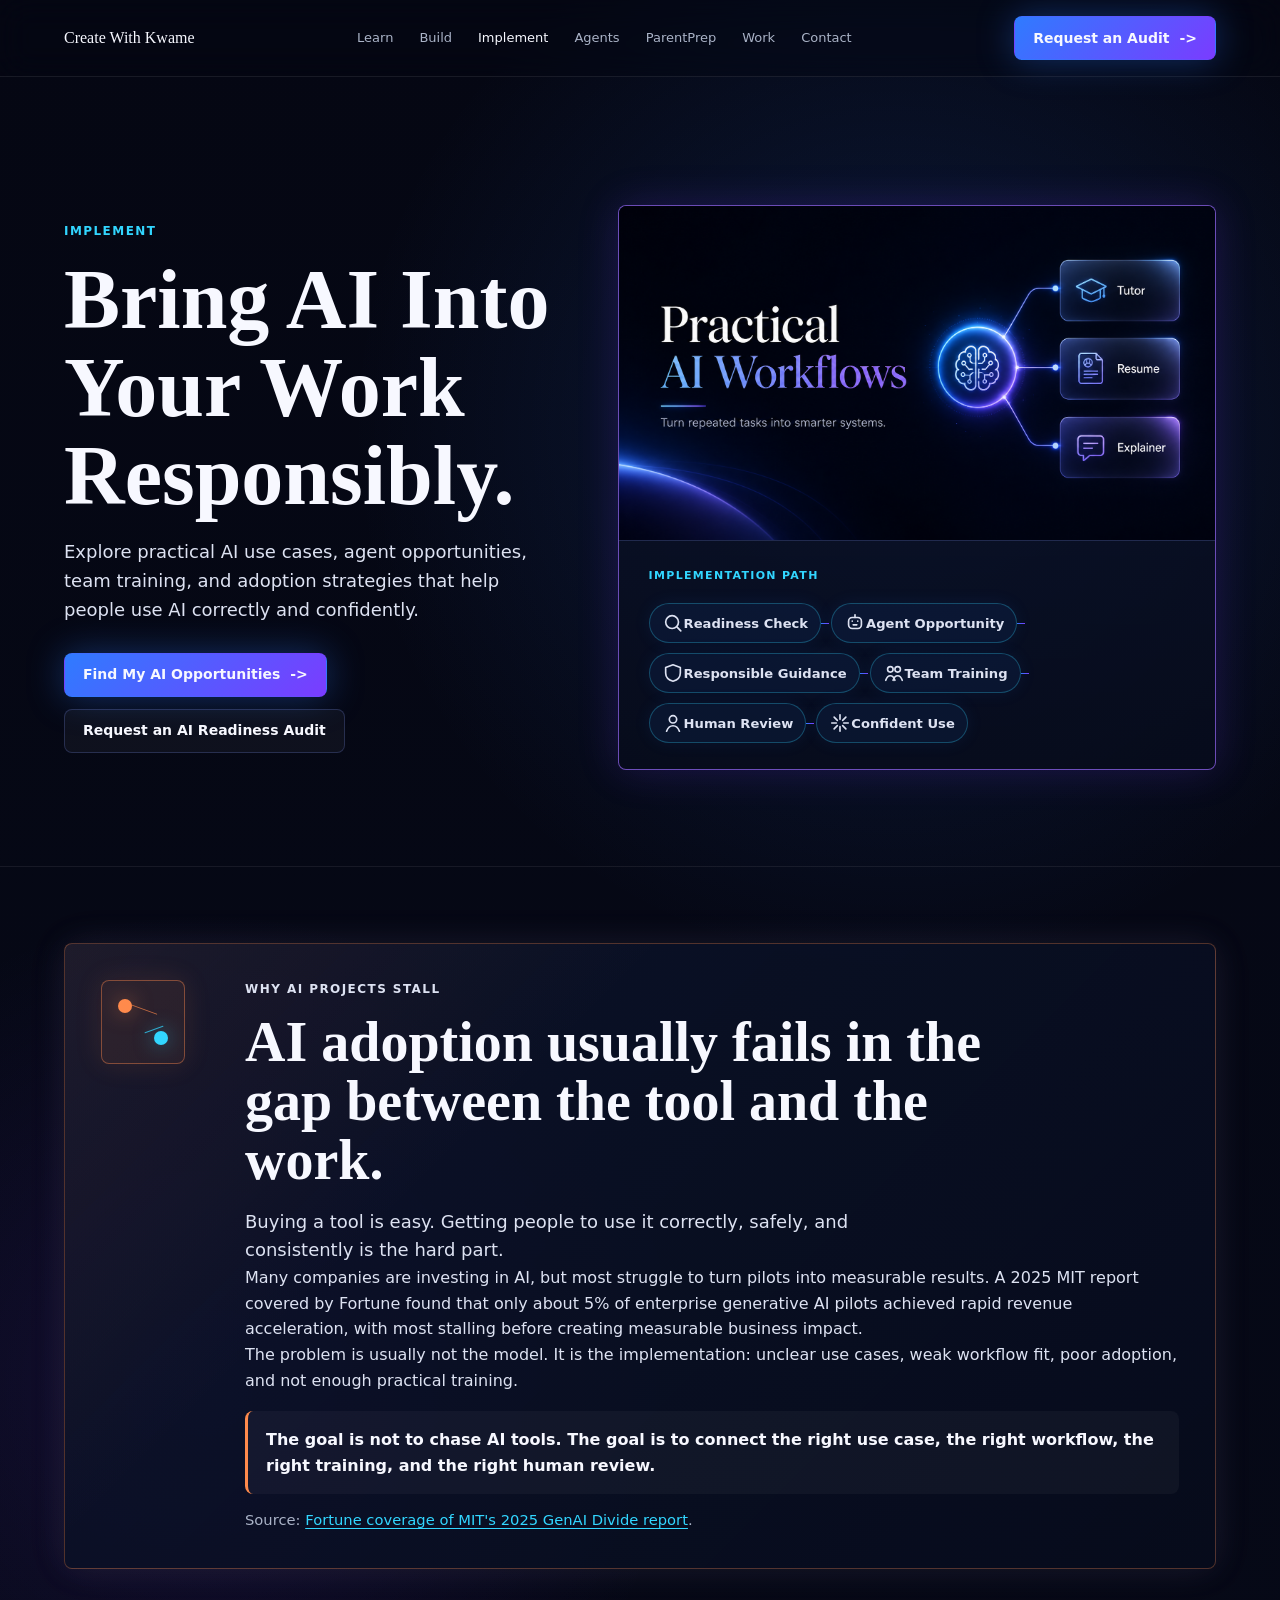
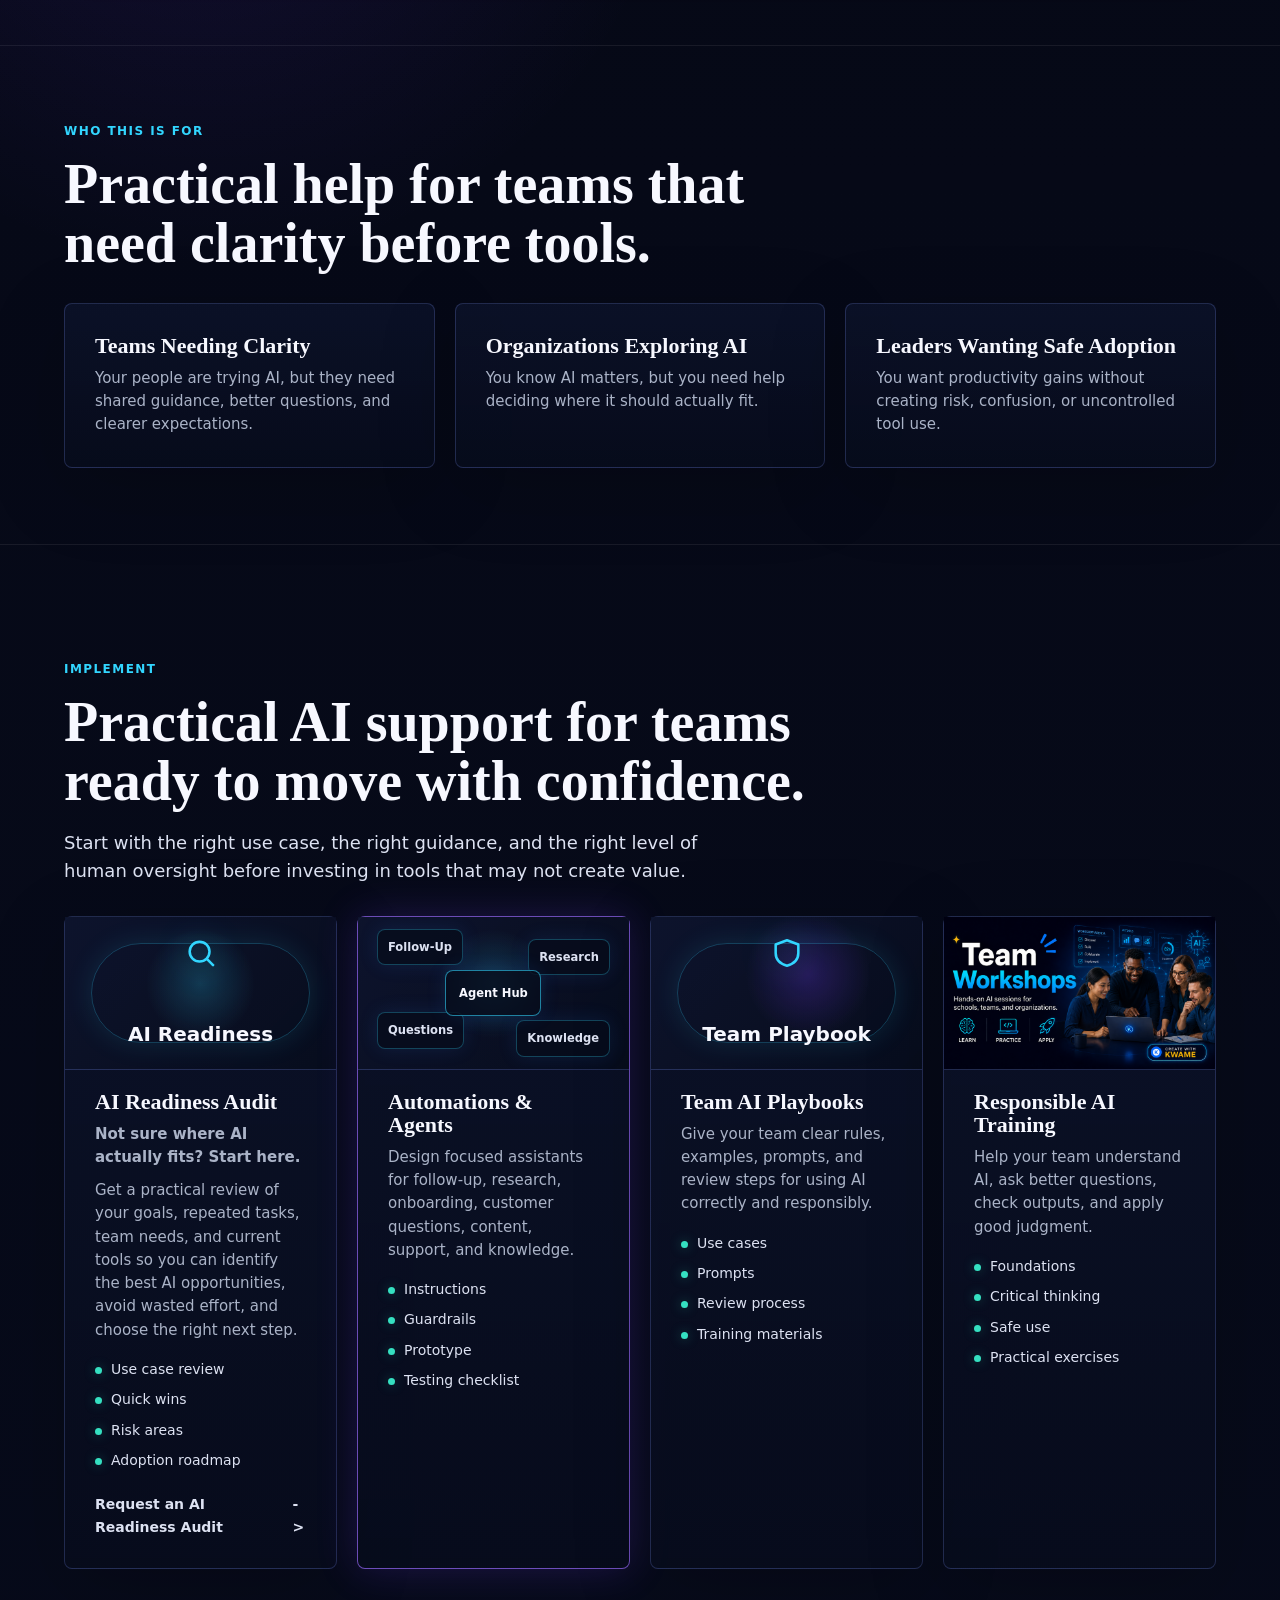
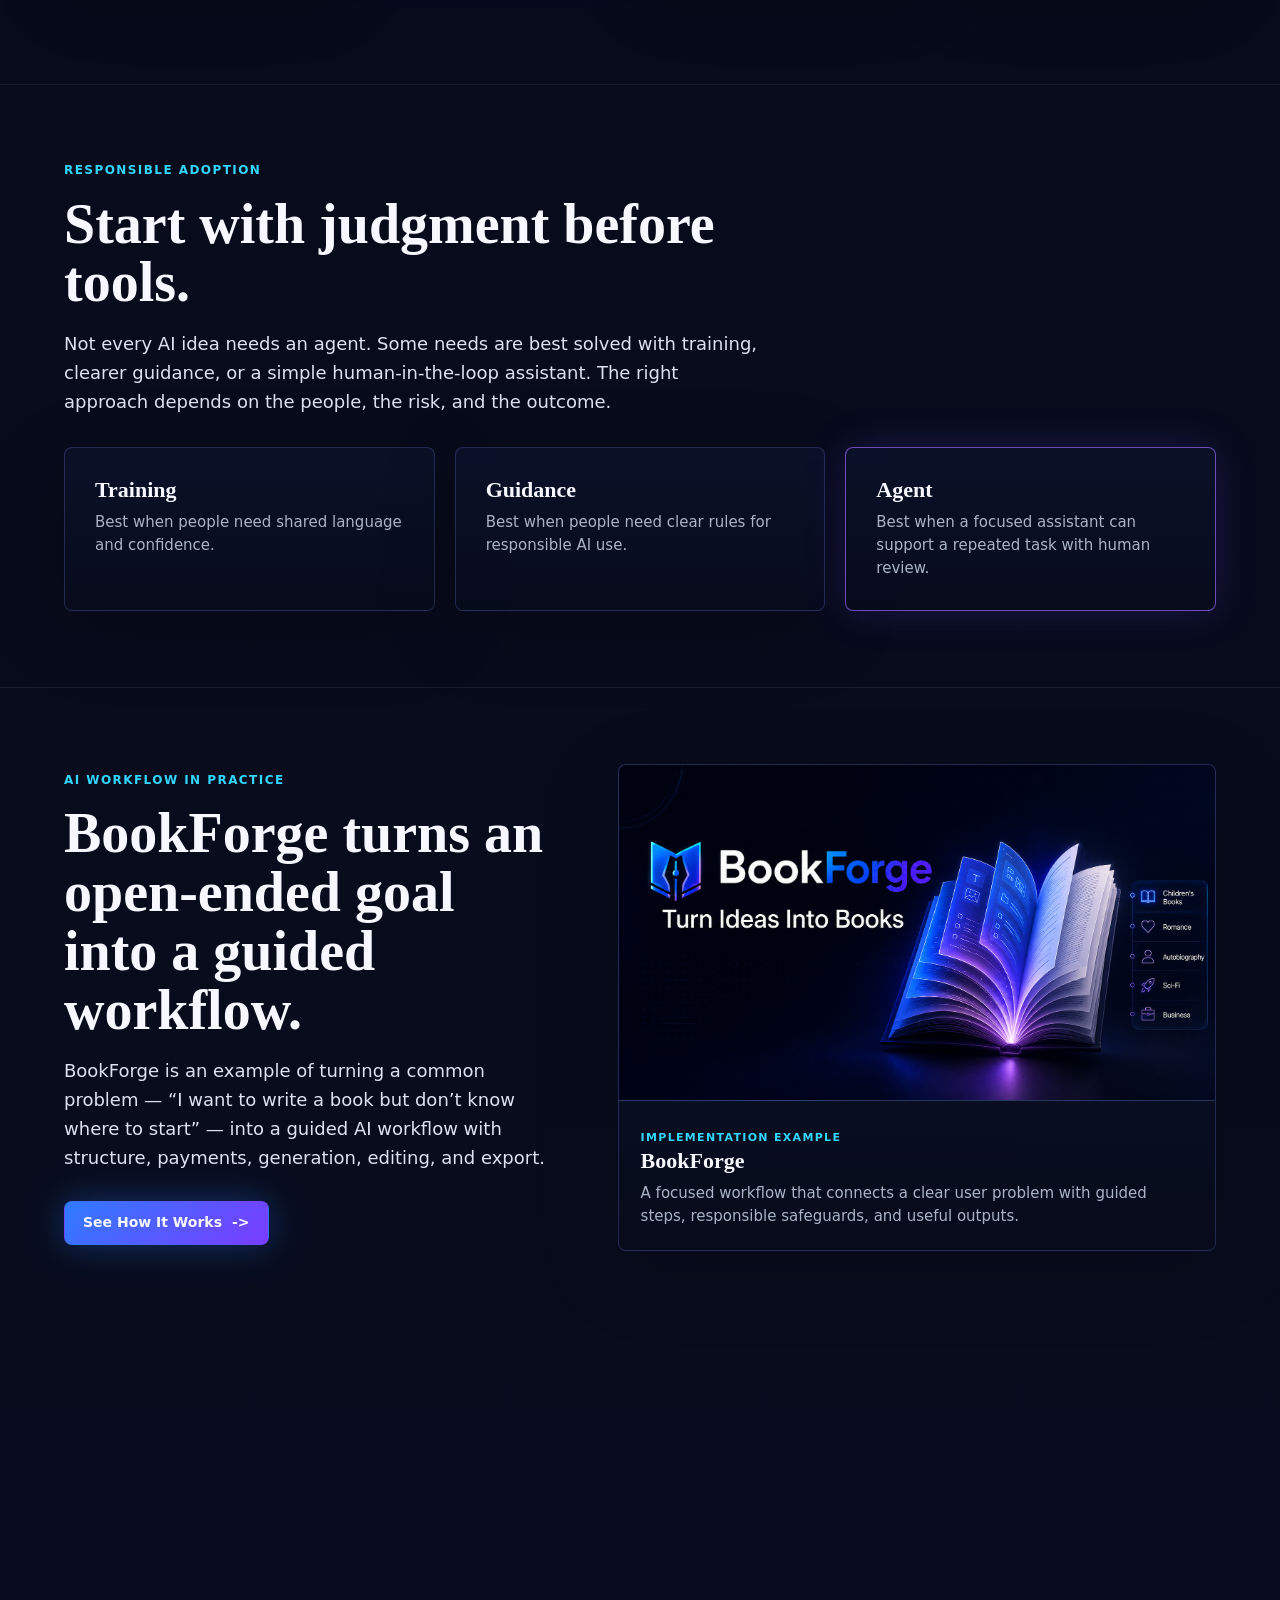
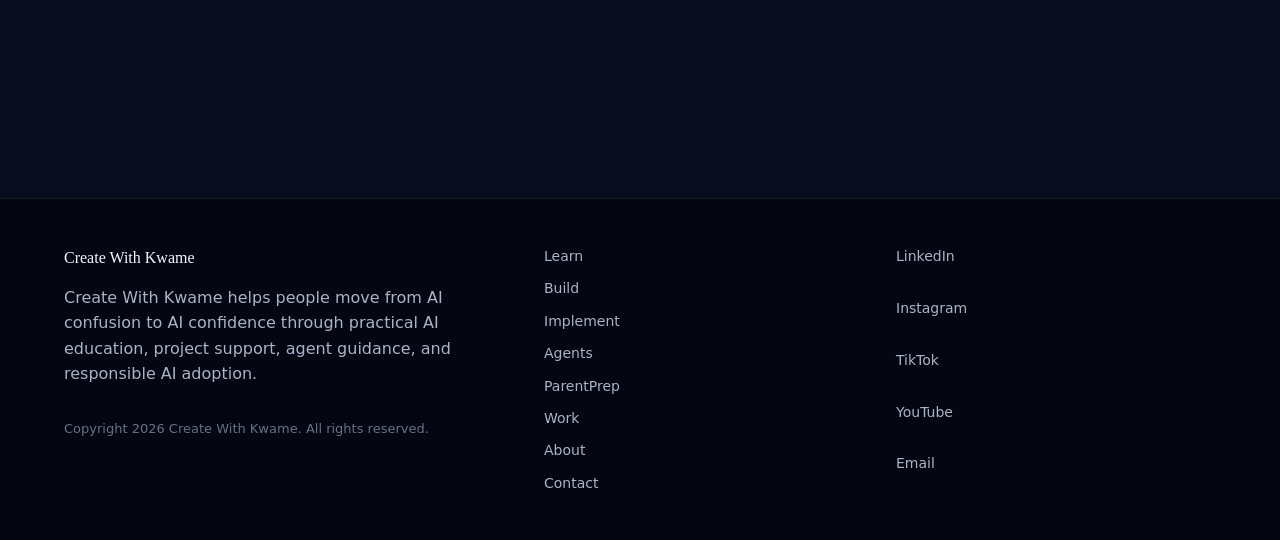
<file: implement.html>
<!doctype html>
<html lang="en">
  <head>
    <meta charset="utf-8">
    <meta name="viewport" content="width=device-width, initial-scale=1">
    <meta name="description" content="AI readiness, agent opportunity planning, responsible AI playbooks, and team training for practical AI adoption.">
    <link rel="canonical" href="https://createwithkwame.com/implement.html">
    <!-- TODO: Create the real OG image at /assets/og-create-with-kwame.jpg. -->
    <meta property="og:title" content="Implement | Create With Kwame">
    <meta property="og:description" content="Bring AI into your work responsibly with readiness planning, agent guidance, responsible AI playbooks, and team training.">
    <meta property="og:image" content="/assets/og-create-with-kwame.jpg">
    <meta property="og:type" content="website">
    <meta name="twitter:card" content="summary_large_image">
    <meta name="twitter:title" content="Implement | Create With Kwame">
    <meta name="twitter:description" content="Practical AI implementation for teams and organizations.">
    <meta name="twitter:image" content="/assets/og-create-with-kwame.jpg">
    <title>Implement | Create With Kwame</title>
    <link rel="stylesheet" href="styles.css">
  </head>
  <body>
    <header class="site-header">
      <div class="nav-shell"><a class="brand" href="index.html">Create With Kwame</a><nav class="desktop-nav" aria-label="Primary navigation"><a href="learn.html" data-nav-link>Learn</a><a href="build.html" data-nav-link>Build</a><a href="implement.html" data-nav-link>Implement</a><a href="agents.html" data-nav-link>Agents</a><a href="parentprep.html" data-nav-link>ParentPrep</a><a href="work.html" data-nav-link>Work</a><a href="contact.html" data-nav-link>Contact</a></nav><a class="button primary" href="contact.html">Request an Audit <span class="arrow">-&gt;</span></a><button class="menu-toggle" type="button" aria-label="Open menu" aria-expanded="false" data-menu-button><span></span><span></span><span></span></button></div>
      <nav class="mobile-menu" aria-label="Mobile navigation" data-mobile-menu><a href="learn.html" data-nav-link>Learn</a><a href="build.html" data-nav-link>Build</a><a href="implement.html" data-nav-link>Implement</a><a href="agents.html" data-nav-link>Agents</a><a href="parentprep.html" data-nav-link>ParentPrep</a><a href="work.html" data-nav-link>Work</a><a href="contact.html" data-nav-link>Contact</a><a class="button primary" href="contact.html">Request an Audit <span class="arrow">-&gt;</span></a></nav>
    </header>

    <main>
      <section class="hero">
        <div class="container split">
          <div>
            <p class="eyebrow">Implement</p>
            <h1>Bring AI Into Your Work Responsibly.</h1>
            <p class="lede">Explore practical AI use cases, agent opportunities, team training, and adoption strategies that help people use AI correctly and confidently.</p>
            <div class="cta-row"><a class="button primary" href="#audit">Find My AI Opportunities <span class="arrow">-&gt;</span></a><a class="button secondary" href="contact.html">Request an AI Readiness Audit</a></div>
          </div>
          <div class="card featured implement-hero-panel">
            <div class="card-thumb"><img src="assets/images/Practical_Workflows.png" alt="Practical AI Workflows thumbnail"></div>
            <span class="label">Implementation Path</span>
            <div class="adoption-path" aria-label="Responsible adoption path">
              <span class="path-pill" data-icon="search">Readiness Check</span>
              <span class="path-pill" data-icon="agent">Agent Opportunity</span>
              <span class="path-pill" data-icon="shield">Responsible Guidance</span>
              <span class="path-pill" data-icon="team">Team Training</span>
              <span class="path-pill" data-icon="human">Human Review</span>
              <span class="path-pill" data-icon="spark">Confident Use</span>
            </div>
          </div>
        </div>
      </section>

      <section class="section compact">
        <div class="container">
          <article class="proof-card">
            <div class="proof-icon" aria-hidden="true">
              <span></span>
              <span></span>
            </div>
            <div class="proof-copy">
              <p class="eyebrow">Why AI Projects Stall</p>
              <h2>AI adoption usually fails in the gap between the tool and the work.</h2>
              <p class="lede">Buying a tool is easy. Getting people to use it correctly, safely, and consistently is the hard part.</p>
              <p>Many companies are investing in AI, but most struggle to turn pilots into measurable results. A 2025 MIT report covered by Fortune found that only about 5% of enterprise generative AI pilots achieved rapid revenue acceleration, with most stalling before creating measurable business impact.</p>
              <p>The problem is usually not the model. It is the implementation: unclear use cases, weak workflow fit, poor adoption, and not enough practical training.</p>
              <p class="proof-statement">The goal is not to chase AI tools. The goal is to connect the right use case, the right workflow, the right training, and the right human review.</p>
              <p class="source-note">Source: <a href="https://fortune.com/2025/08/18/mit-report-95-percent-generative-ai-pilots-at-companies-failing-cfo/" target="_blank" rel="noopener noreferrer">Fortune coverage of MIT's 2025 GenAI Divide report</a>.</p>
            </div>
          </article>
        </div>
      </section>

      <section class="section compact">
        <div class="container">
          <p class="eyebrow">Who This Is For</p>
          <h2>Practical help for teams that need clarity before tools.</h2>
          <div class="grid three" style="margin-top: 30px;">
            <article class="card"><h3>Teams Needing Clarity</h3><p>Your people are trying AI, but they need shared guidance, better questions, and clearer expectations.</p></article>
            <article class="card"><h3>Organizations Exploring AI</h3><p>You know AI matters, but you need help deciding where it should actually fit.</p></article>
            <article class="card"><h3>Leaders Wanting Safe Adoption</h3><p>You want productivity gains without creating risk, confusion, or uncontrolled tool use.</p></article>
          </div>
        </div>
      </section>

      <section class="section">
        <div class="container">
          <p class="eyebrow">Implement</p>
          <h2>Practical AI support for teams ready to move with confidence.</h2>
          <p class="lede">Start with the right use case, the right guidance, and the right level of human oversight before investing in tools that may not create value.</p>
          <div class="grid four" style="margin-top: 30px;">
            <article class="card">
              <div class="card-thumb service-thumb readiness-thumb"><span data-icon="search"></span><strong>AI Readiness</strong></div>
              <h3>AI Readiness Audit</h3>
              <p><strong>Not sure where AI actually fits? Start here.</strong></p>
              <p>Get a practical review of your goals, repeated tasks, team needs, and current tools so you can identify the best AI opportunities, avoid wasted effort, and choose the right next step.</p>
              <ul class="check-list"><li>Use case review</li><li>Quick wins</li><li>Risk areas</li><li>Adoption roadmap</li></ul>
              <a class="card-link" href="contact.html">Request an AI Readiness Audit <span class="arrow">-&gt;</span></a>
            </article>
            <article class="card featured">
              <div class="card-thumb service-thumb agent-thumb"><div class="agent-mini"><span>Follow-Up</span><span>Research</span><strong>Agent Hub</strong><span>Questions</span><span>Knowledge</span></div></div>
              <h3>Automations & Agents</h3>
              <p>Design focused assistants for follow-up, research, onboarding, customer questions, content, support, and knowledge.</p>
              <ul class="check-list"><li>Instructions</li><li>Guardrails</li><li>Prototype</li><li>Testing checklist</li></ul>
            </article>
            <article class="card">
              <div class="card-thumb service-thumb playbook-thumb"><span data-icon="shield"></span><strong>Team Playbook</strong></div>
              <h3>Team AI Playbooks</h3>
              <p>Give your team clear rules, examples, prompts, and review steps for using AI correctly and responsibly.</p>
              <ul class="check-list"><li>Use cases</li><li>Prompts</li><li>Review process</li><li>Training materials</li></ul>
            </article>
            <article class="card">
              <div class="card-thumb"><img src="assets/images/Team_Workshops.png" alt="Responsible AI training thumbnail"></div>
              <h3>Responsible AI Training</h3>
              <p>Help your team understand AI, ask better questions, check outputs, and apply good judgment.</p>
              <ul class="check-list"><li>Foundations</li><li>Critical thinking</li><li>Safe use</li><li>Practical exercises</li></ul>
            </article>
          </div>
        </div>
      </section>

      <section class="section compact">
        <div class="container">
          <p class="eyebrow">Responsible Adoption</p>
          <h2>Start with judgment before tools.</h2>
          <p class="lede">Not every AI idea needs an agent. Some needs are best solved with training, clearer guidance, or a simple human-in-the-loop assistant. The right approach depends on the people, the risk, and the outcome.</p>
          <div class="grid three" style="margin-top: 30px;">
            <article class="card"><h3>Training</h3><p>Best when people need shared language and confidence.</p></article>
            <article class="card"><h3>Guidance</h3><p>Best when people need clear rules for responsible AI use.</p></article>
            <article class="card featured"><h3>Agent</h3><p>Best when a focused assistant can support a repeated task with human review.</p></article>
          </div>
        </div>
      </section>

      <section class="section compact">
        <div class="container split">
          <div>
            <p class="eyebrow">AI Workflow in Practice</p>
            <h2>BookForge turns an open-ended goal into a guided workflow.</h2>
            <p class="lede">BookForge is an example of turning a common problem — “I want to write a book but don’t know where to start” — into a guided AI workflow with structure, payments, generation, editing, and export.</p>
            <div class="cta-row"><a class="button primary" href="https://knowledgeforge-chi.vercel.app/" target="_blank" rel="noopener noreferrer">See How It Works <span class="arrow">-&gt;</span></a></div>
          </div>
          <a class="card work-card" href="https://knowledgeforge-chi.vercel.app/" target="_blank" rel="noopener noreferrer">
            <div class="thumb"><img src="assets/images/BookForge_Thumbnail.png" alt="BookForge: Turn Ideas Into Books"></div>
            <div class="work-body"><span class="label">Implementation Example</span><h3>BookForge</h3><p>A focused workflow that connects a clear user problem with guided steps, responsible safeguards, and useful outputs.</p></div>
          </a>
        </div>
      </section>

      <section class="section final-cta" id="audit">
        <div class="container">
          <p class="eyebrow">AI Readiness Audit</p>
          <h2>Find the best places to start.</h2>
          <p class="lede">Start with a practical review of where AI actually fits, which use cases are worth exploring, and what to avoid before investing time in the wrong tools.</p>
          <div class="cta-row"><a class="button primary" href="contact.html">Request an AI Readiness Audit <span class="arrow">-&gt;</span></a><a class="button secondary" href="contact.html">Discuss Monthly Support</a></div>
        </div>
      </section>
    </main>

    <footer class="site-footer"><div class="container footer-grid"><div><a class="brand" href="index.html">Create With Kwame</a><p style="margin-top: 14px;">Create With Kwame helps people move from AI confusion to AI confidence through practical AI education, project support, agent guidance, and responsible AI adoption.</p><p class="copyright">Copyright 2026 Create With Kwame. All rights reserved.</p></div><nav class="footer-links" aria-label="Footer pages"><a href="learn.html">Learn</a><a href="build.html">Build</a><a href="implement.html">Implement</a><a href="agents.html">Agents</a><a href="parentprep.html">ParentPrep</a><a href="work.html">Work</a><a href="about.html">About</a><a href="contact.html">Contact</a></nav><nav class="footer-links" aria-label="Social links"><a href="contact.html">LinkedIn</a><a href="contact.html">Instagram</a><a href="contact.html">TikTok</a><a href="contact.html">YouTube</a><a href="mailto:hello@createwithkwame.com">Email</a></nav></div></footer>
    <script src="script.js"></script>
  </body>
</html>
</file>
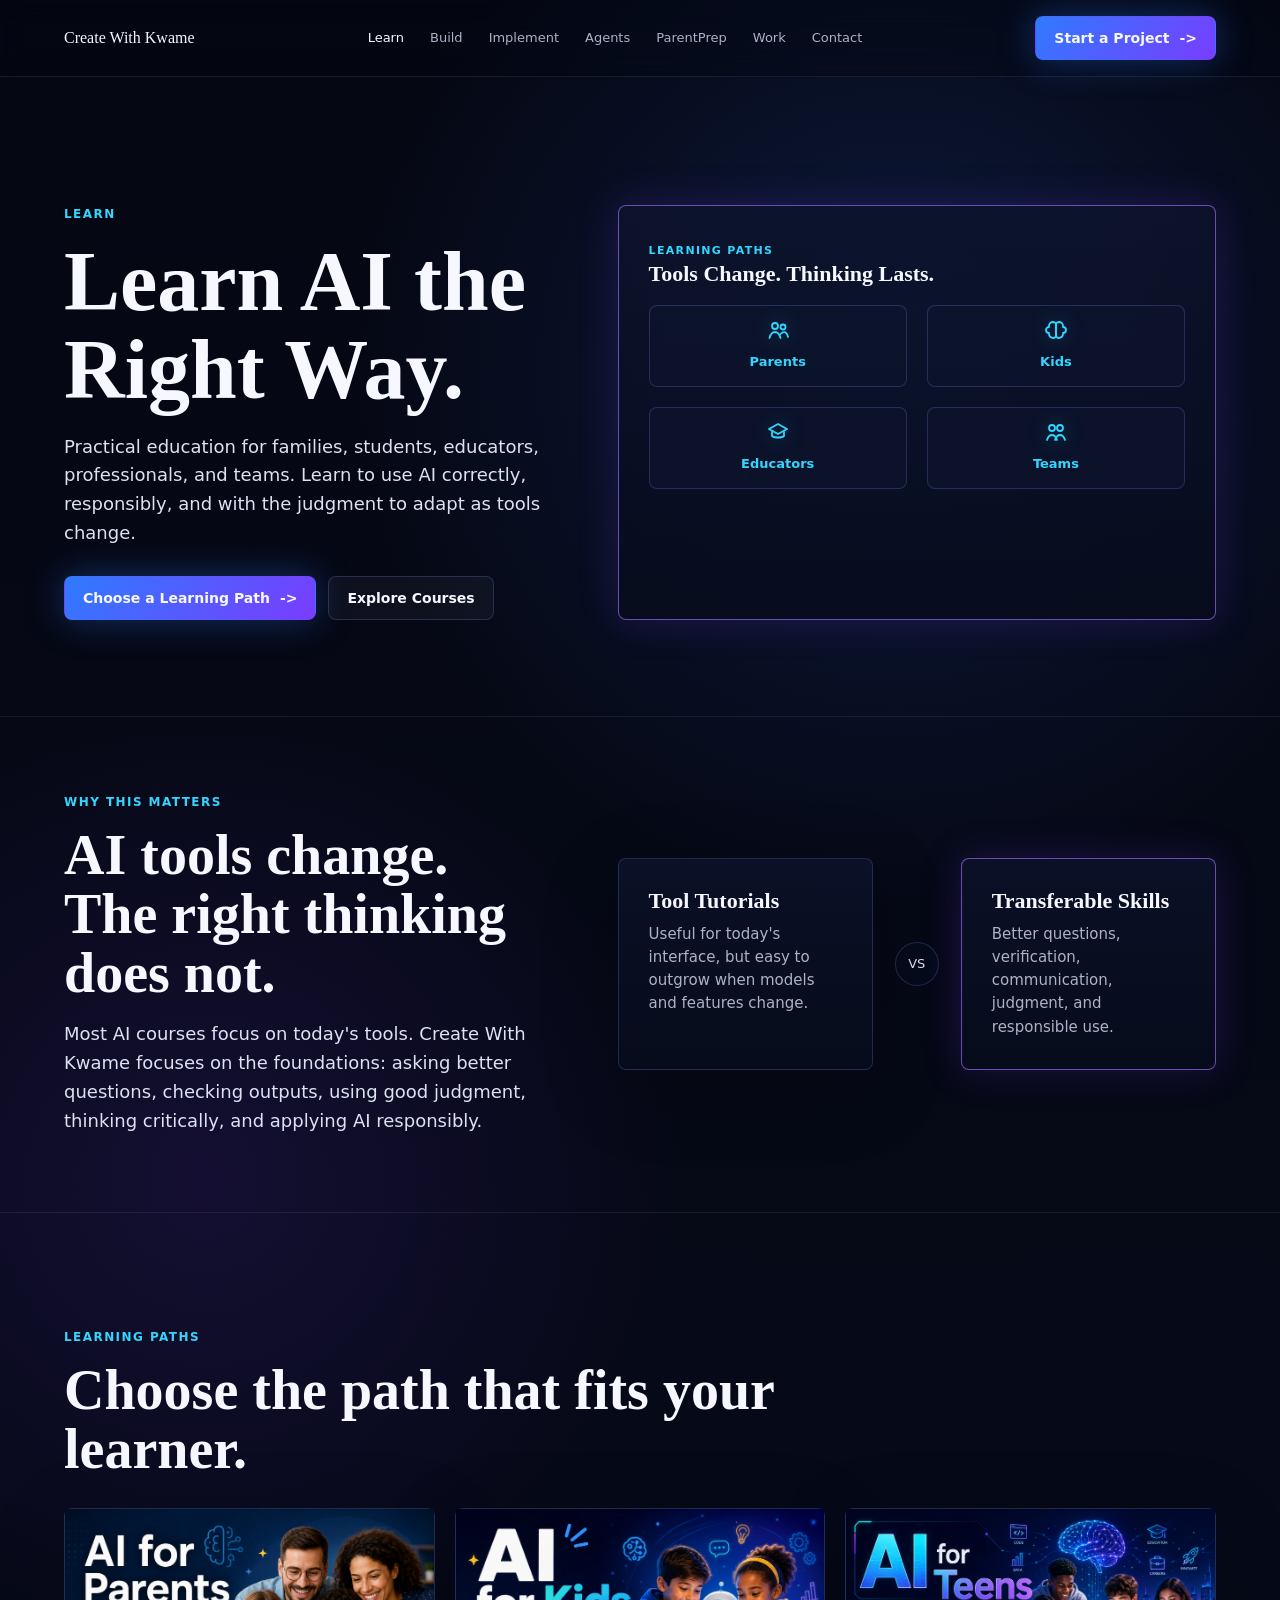
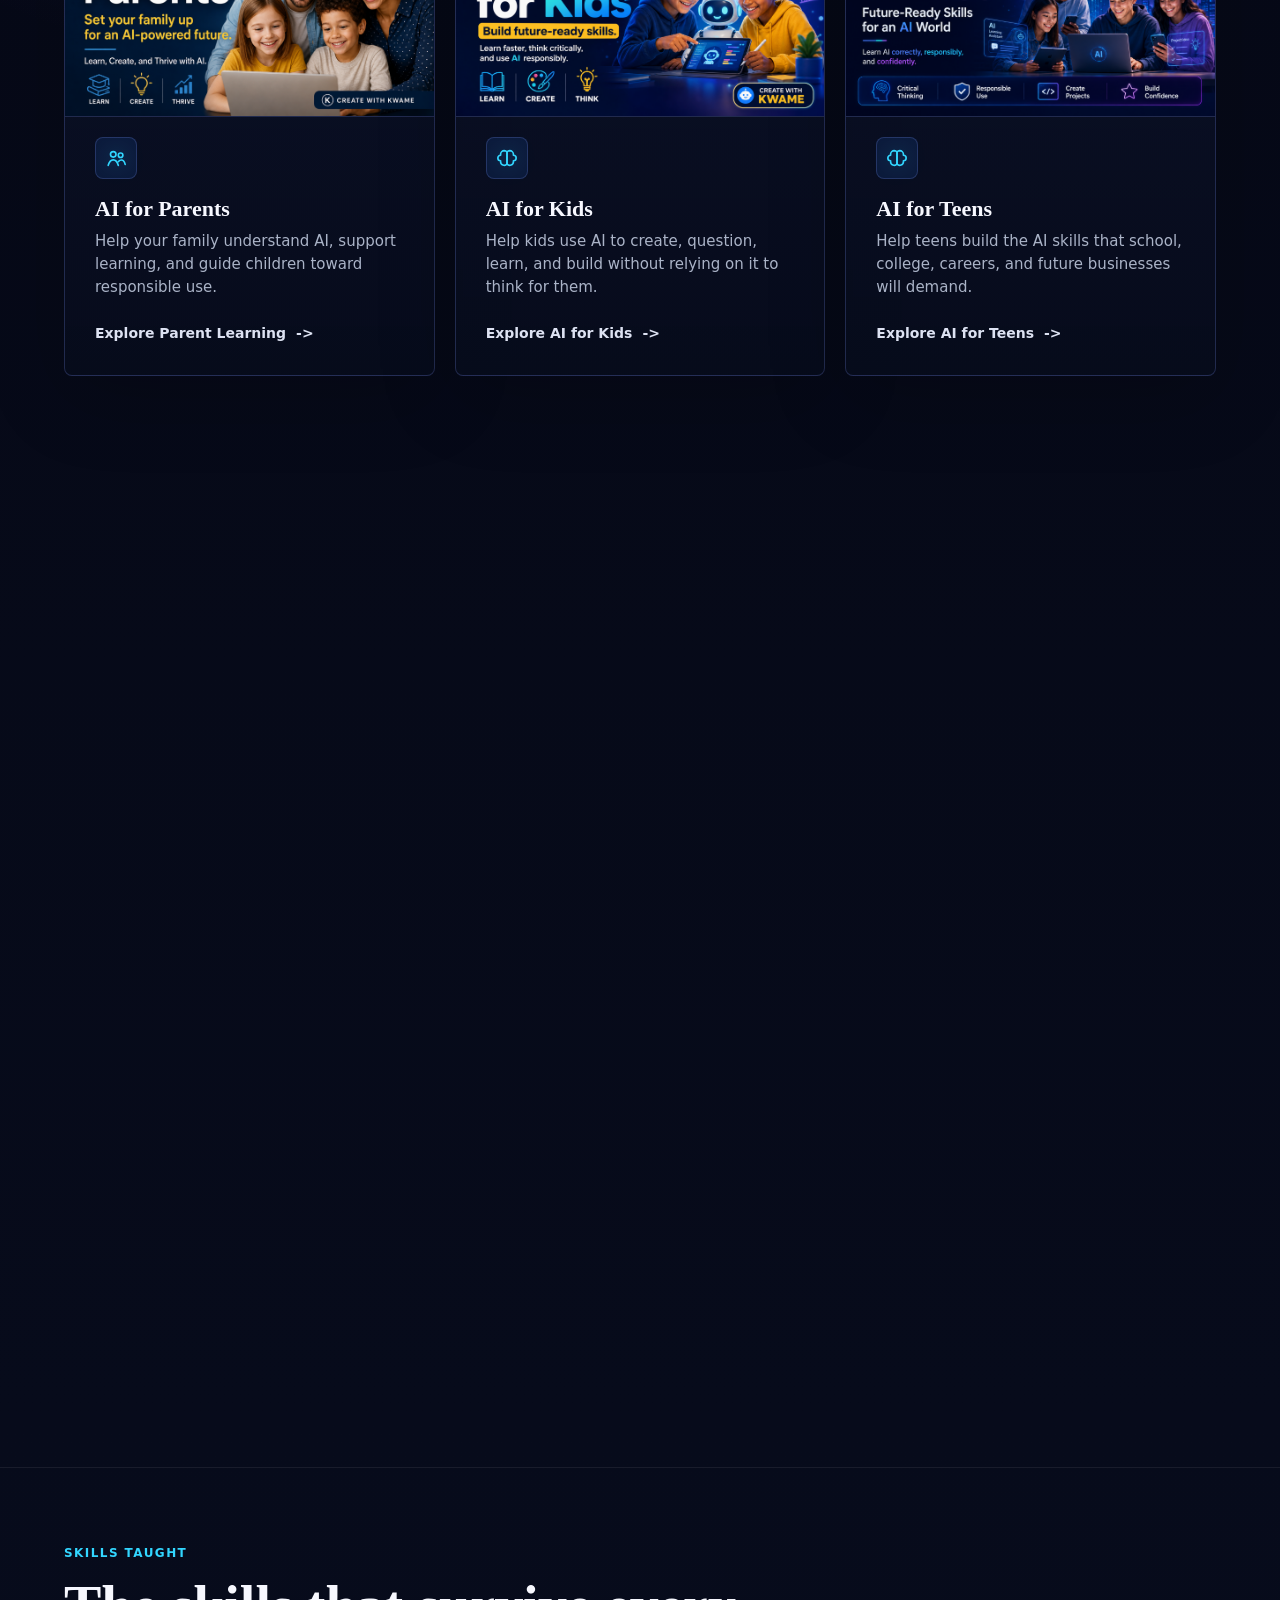
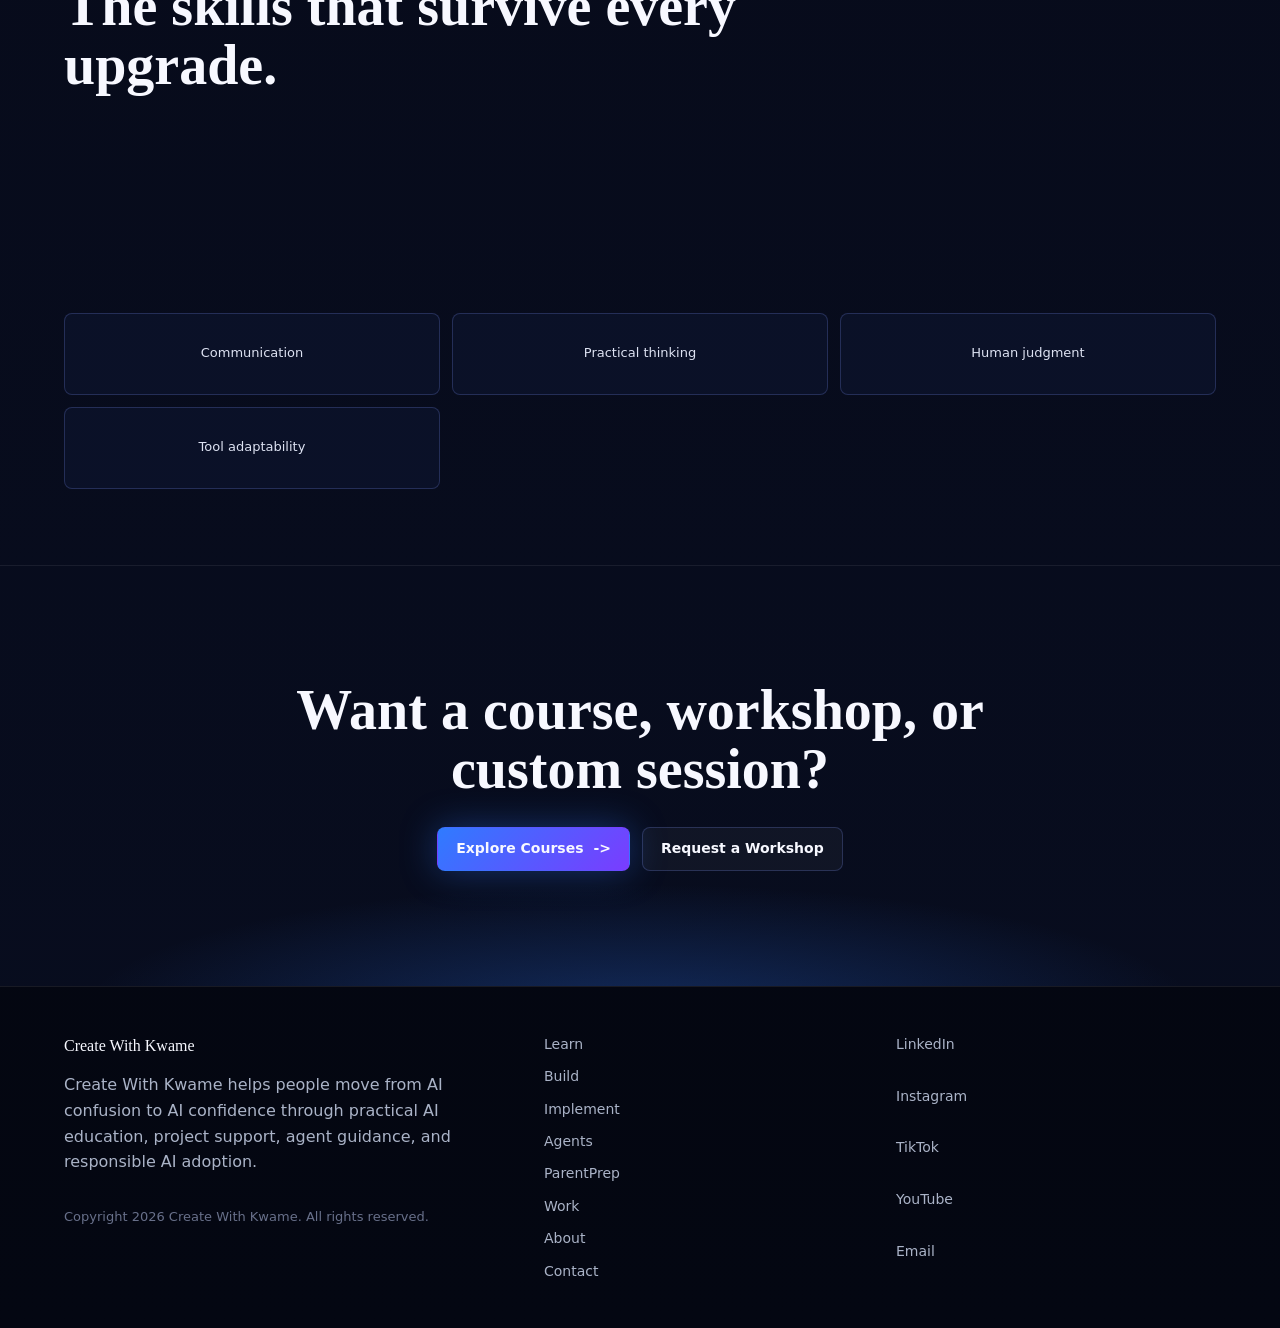
<file: learn.html>
<!doctype html>
<html lang="en">
  <head>
    <meta charset="utf-8">
    <meta name="viewport" content="width=device-width, initial-scale=1">
    <meta name="description" content="Practical AI education for families, students, educators, professionals, and teams built around judgment, responsibility, and transferable thinking.">
    <link rel="canonical" href="https://createwithkwame.com/learn.html">
    <!-- TODO: Create the real OG image at /assets/og-create-with-kwame.jpg. -->
    <meta property="og:title" content="Learn | Create With Kwame">
    <meta property="og:description" content="Learn AI correctly, responsibly, and with the judgment to adapt as tools change.">
    <meta property="og:image" content="/assets/og-create-with-kwame.jpg">
    <meta property="og:type" content="website">
    <meta name="twitter:card" content="summary_large_image">
    <meta name="twitter:title" content="Learn | Create With Kwame">
    <meta name="twitter:description" content="Practical AI education for families, students, educators, professionals, and teams.">
    <meta name="twitter:image" content="/assets/og-create-with-kwame.jpg">
    <title>Learn | Create With Kwame</title>
    <link rel="stylesheet" href="styles.css">
  </head>
  <body>
    <header class="site-header">
      <div class="nav-shell">
        <a class="brand" href="index.html">Create With Kwame</a>
        <nav class="desktop-nav" aria-label="Primary navigation">
          <a href="learn.html" data-nav-link>Learn</a><a href="build.html" data-nav-link>Build</a><a href="implement.html" data-nav-link>Implement</a><a href="agents.html" data-nav-link>Agents</a><a href="parentprep.html" data-nav-link>ParentPrep</a><a href="work.html" data-nav-link>Work</a><a href="contact.html" data-nav-link>Contact</a>
        </nav>
        <a class="button primary" href="build.html">Start a Project <span class="arrow">-&gt;</span></a>
        <button class="menu-toggle" type="button" aria-label="Open menu" aria-expanded="false" data-menu-button><span></span><span></span><span></span></button>
      </div>
      <nav class="mobile-menu" aria-label="Mobile navigation" data-mobile-menu>
        <a href="learn.html" data-nav-link>Learn</a><a href="build.html" data-nav-link>Build</a><a href="implement.html" data-nav-link>Implement</a><a href="agents.html" data-nav-link>Agents</a><a href="parentprep.html" data-nav-link>ParentPrep</a><a href="work.html" data-nav-link>Work</a><a href="contact.html" data-nav-link>Contact</a><a class="button primary" href="build.html">Start a Project <span class="arrow">-&gt;</span></a>
      </nav>
    </header>

    <main>
      <section class="hero">
        <div class="container split">
          <div>
            <p class="eyebrow">Learn</p>
            <h1>Learn AI the Right Way.</h1>
            <p class="lede">Practical education for families, students, educators, professionals, and teams. Learn to use AI correctly, responsibly, and with the judgment to adapt as tools change.</p>
            <div class="cta-row">
              <a class="button primary" href="#learning-paths">Choose a Learning Path <span class="arrow">-&gt;</span></a>
              <a class="button secondary" href="learn.html#learning-paths">Explore Courses</a>
            </div>
          </div>
          <div class="card featured">
            <span class="label">Learning Paths</span>
            <h3>Tools Change. Thinking Lasts.</h3>
            <div class="grid two" style="margin-top: 20px;">
              <div class="mini-pill" data-icon="family">Parents</div>
              <div class="mini-pill" data-icon="brain">Kids</div>
              <div class="mini-pill" data-icon="educator">Educators</div>
              <div class="mini-pill" data-icon="team">Teams</div>
            </div>
          </div>
        </div>
      </section>

      <section class="section compact">
        <div class="container split">
          <div>
            <p class="eyebrow">Why This Matters</p>
            <h2>AI tools change. The right thinking does not.</h2>
            <p class="lede">Most AI courses focus on today's tools. Create With Kwame focuses on the foundations: asking better questions, checking outputs, using good judgment, thinking critically, and applying AI responsibly.</p>
          </div>
          <div class="comparison">
            <article class="card muted"><h3>Tool Tutorials</h3><p>Useful for today's interface, but easy to outgrow when models and features change.</p></article>
            <div class="vs">VS</div>
            <article class="card featured"><h3>Transferable Skills</h3><p>Better questions, verification, communication, judgment, and responsible use.</p></article>
          </div>
        </div>
      </section>

      <section class="section" id="learning-paths">
        <div class="container">
          <p class="eyebrow">Learning Paths</p>
          <h2>Choose the path that fits your learner.</h2>
          <div class="grid three" style="margin-top: 30px;">
            <article class="card"><div class="card-thumb"><img src="assets/images/AI_For_Parents.png" alt="AI for Parents thumbnail"></div><span class="icon" data-icon="family"></span><h3>AI for Parents</h3><p>Help your family understand AI, support learning, and guide children toward responsible use.</p><a class="card-link" href="https://shop.beacons.ai/createwithkwame/49da2e79-c1af-4a9e-97e1-b25fe19e2022" target="_blank" rel="noopener noreferrer">Explore Parent Learning <span class="arrow">-&gt;</span></a></article>
            <article class="card"><div class="card-thumb"><img src="assets/images/AI_For_kids.png" alt="AI for Kids thumbnail"></div><span class="icon" data-icon="brain"></span><h3>AI for Kids</h3><p>Help kids use AI to create, question, learn, and build without relying on it to think for them.</p><a class="card-link" href="https://shop.beacons.ai/createwithkwame/cf33888c-bcfc-48e0-83bd-6dcef6ef2b9f" target="_blank" rel="noopener noreferrer">Explore AI for Kids <span class="arrow">-&gt;</span></a></article>
            <article class="card"><div class="card-thumb"><img src="assets/images/AI_For_Teens.png" alt="AI for Teens thumbnail"></div><span class="icon" data-icon="brain"></span><h3>AI for Teens</h3><p>Help teens build the AI skills that school, college, careers, and future businesses will demand.</p><a class="card-link" href="https://shop.beacons.ai/createwithkwame/17a0c421-803e-47db-b4f7-0969307016a6" target="_blank" rel="noopener noreferrer">Explore AI for Teens <span class="arrow">-&gt;</span></a></article>
            <article class="card"><div class="card-thumb"><img src="assets/images/AI_For_Educators_Thumbnail.png" alt="AI for Educators thumbnail"></div><span class="icon" data-icon="educator"></span><h3>AI for Educators</h3><p>Practical AI literacy for educators who want clarity, responsibility, and classroom relevance.</p><a class="card-link" href="https://shop.beacons.ai/createwithkwame/cc8b456a-a1b6-4cf6-be4d-09dac3758c5f" target="_blank" rel="noopener noreferrer">Explore Educator Training <span class="arrow">-&gt;</span></a></article>
            <article class="card"><div class="card-thumb"><img src="assets/images/AI_For_Professionals.png" alt="AI for Professionals thumbnail"></div><span class="icon" data-icon="workplace"></span><h3>AI for Professionals</h3><p>Use AI to communicate better, save time, improve decisions, and create higher-quality work.</p><a class="card-link" href="contact.html">Explore Professional Training <span class="arrow">-&gt;</span></a></article>
            <article class="card"><div class="card-thumb"><img src="assets/images/AI_For_Retirees.png" alt="AI for Retirees thumbnail"></div><span class="icon" data-icon="learn"></span><h3>AI for Retirees</h3><p>Practical AI guidance for retirees who want to understand new tools and use them with confidence.</p><a class="card-link" href="https://shop.beacons.ai/createwithkwame/196d5248-e12f-432a-9ac9-ac23ce68a73a" target="_blank" rel="noopener noreferrer">Explore AI for Retirees <span class="arrow">-&gt;</span></a></article>
            <article class="card featured"><div class="card-thumb"><img src="assets/images/Team_Workshops.png" alt="Team Workshops thumbnail"></div><span class="icon" data-icon="team"></span><h3>Team Workshops</h3><p>Hands-on sessions for schools, teams, and organizations that need practical AI guidance.</p><a class="card-link" href="contact.html">Book a Workshop <span class="arrow">-&gt;</span></a></article>
          </div>
        </div>
      </section>

      <section class="section compact">
        <div class="container">
          <p class="eyebrow">Skills Taught</p>
          <h2>The skills that survive every upgrade.</h2>
          <div class="mini-grid" style="margin-top: 30px;">
            <div class="mini-pill">Better prompting</div><div class="mini-pill">Critical thinking</div><div class="mini-pill">Output checking</div><div class="mini-pill">Fact verification</div><div class="mini-pill">Responsible use</div><div class="mini-pill">Creativity</div><div class="mini-pill">Communication</div><div class="mini-pill">Practical thinking</div><div class="mini-pill">Human judgment</div><div class="mini-pill">Tool adaptability</div>
          </div>
        </div>
      </section>

      <section class="section final-cta">
        <div class="container">
          <h2>Want a course, workshop, or custom session?</h2>
          <div class="cta-row">
            <a class="button primary" href="learn.html#learning-paths">Explore Courses <span class="arrow">-&gt;</span></a>
            <a class="button secondary" href="contact.html">Request a Workshop</a>
          </div>
        </div>
      </section>
    </main>

    <footer class="site-footer"><div class="container footer-grid"><div><a class="brand" href="index.html">Create With Kwame</a><p style="margin-top: 14px;">Create With Kwame helps people move from AI confusion to AI confidence through practical AI education, project support, agent guidance, and responsible AI adoption.</p><p class="copyright">Copyright 2026 Create With Kwame. All rights reserved.</p></div><nav class="footer-links" aria-label="Footer pages"><a href="learn.html">Learn</a><a href="build.html">Build</a><a href="implement.html">Implement</a><a href="agents.html">Agents</a><a href="parentprep.html">ParentPrep</a><a href="work.html">Work</a><a href="about.html">About</a><a href="contact.html">Contact</a></nav><nav class="footer-links" aria-label="Social links"><a href="contact.html">LinkedIn</a><a href="contact.html">Instagram</a><a href="contact.html">TikTok</a><a href="contact.html">YouTube</a><a href="mailto:hello@createwithkwame.com">Email</a></nav></div></footer>
    <script src="script.js"></script>
  </body>
</html>
</file>
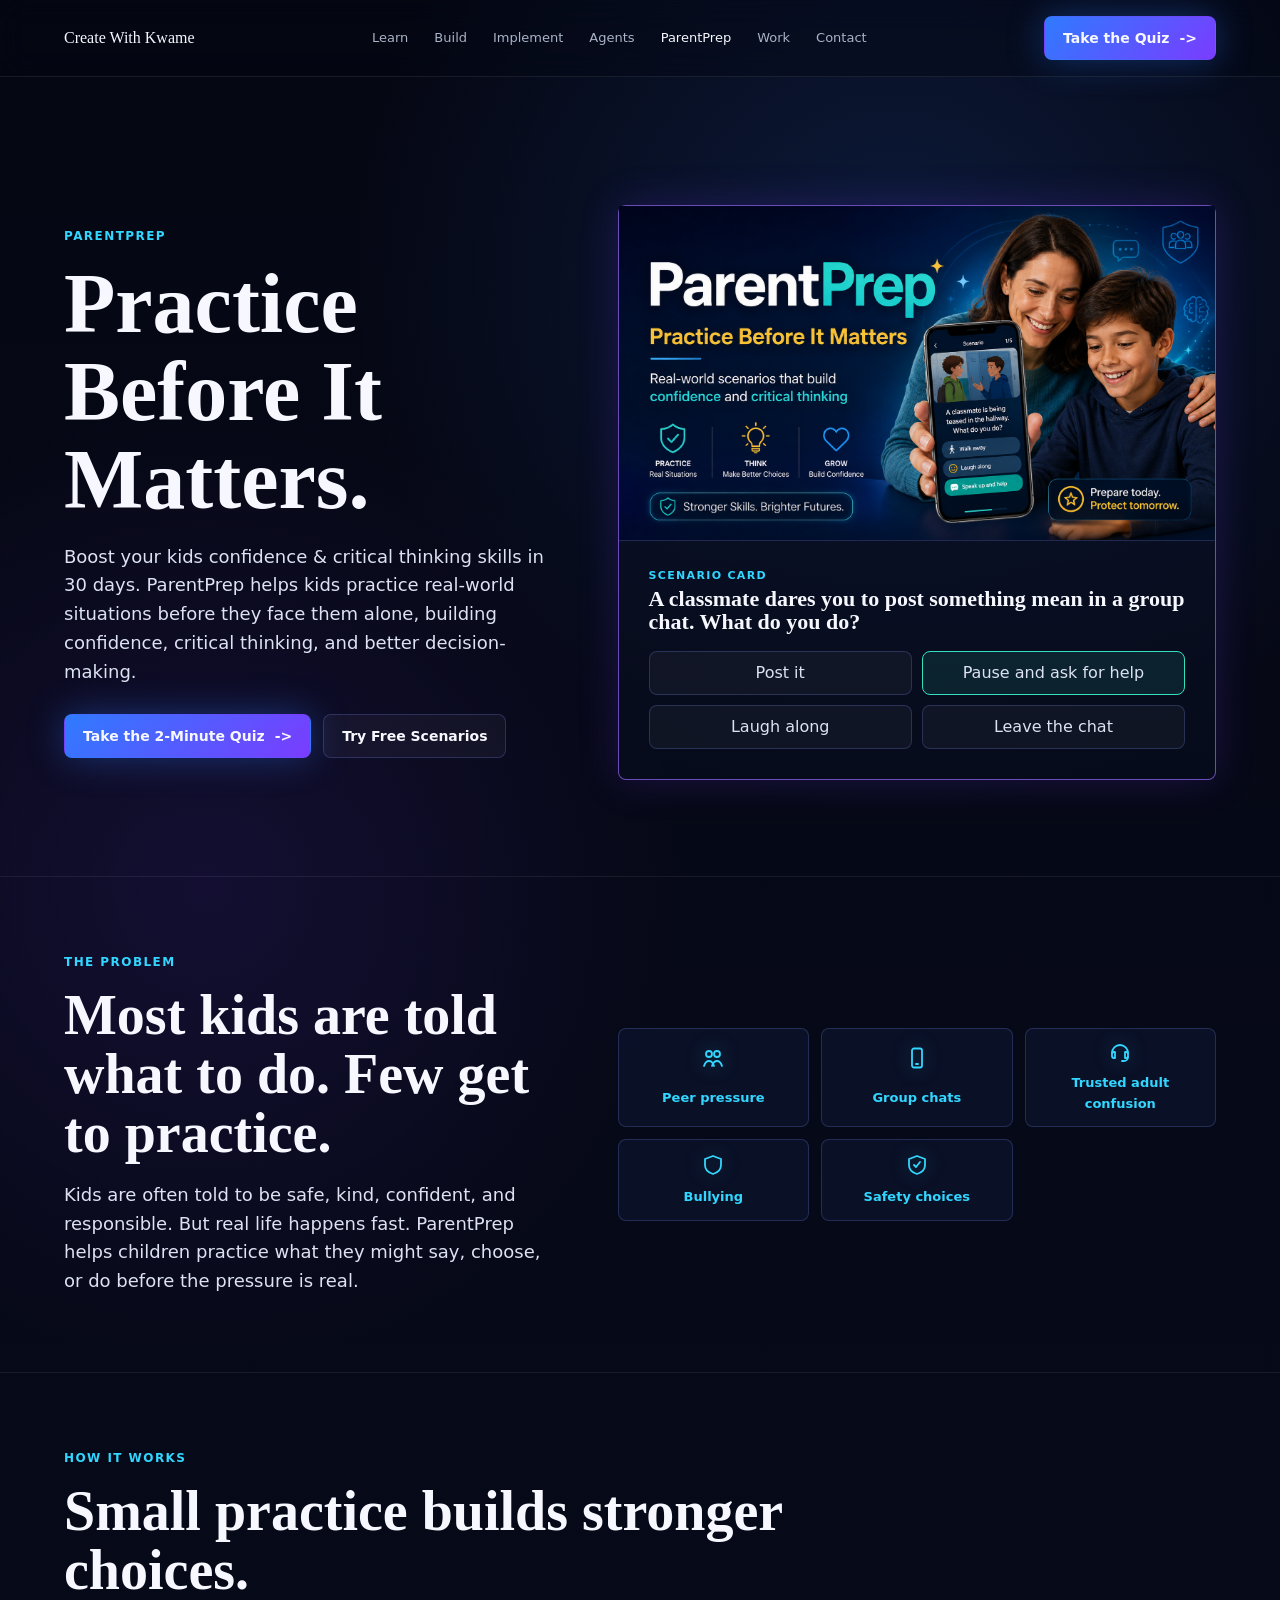
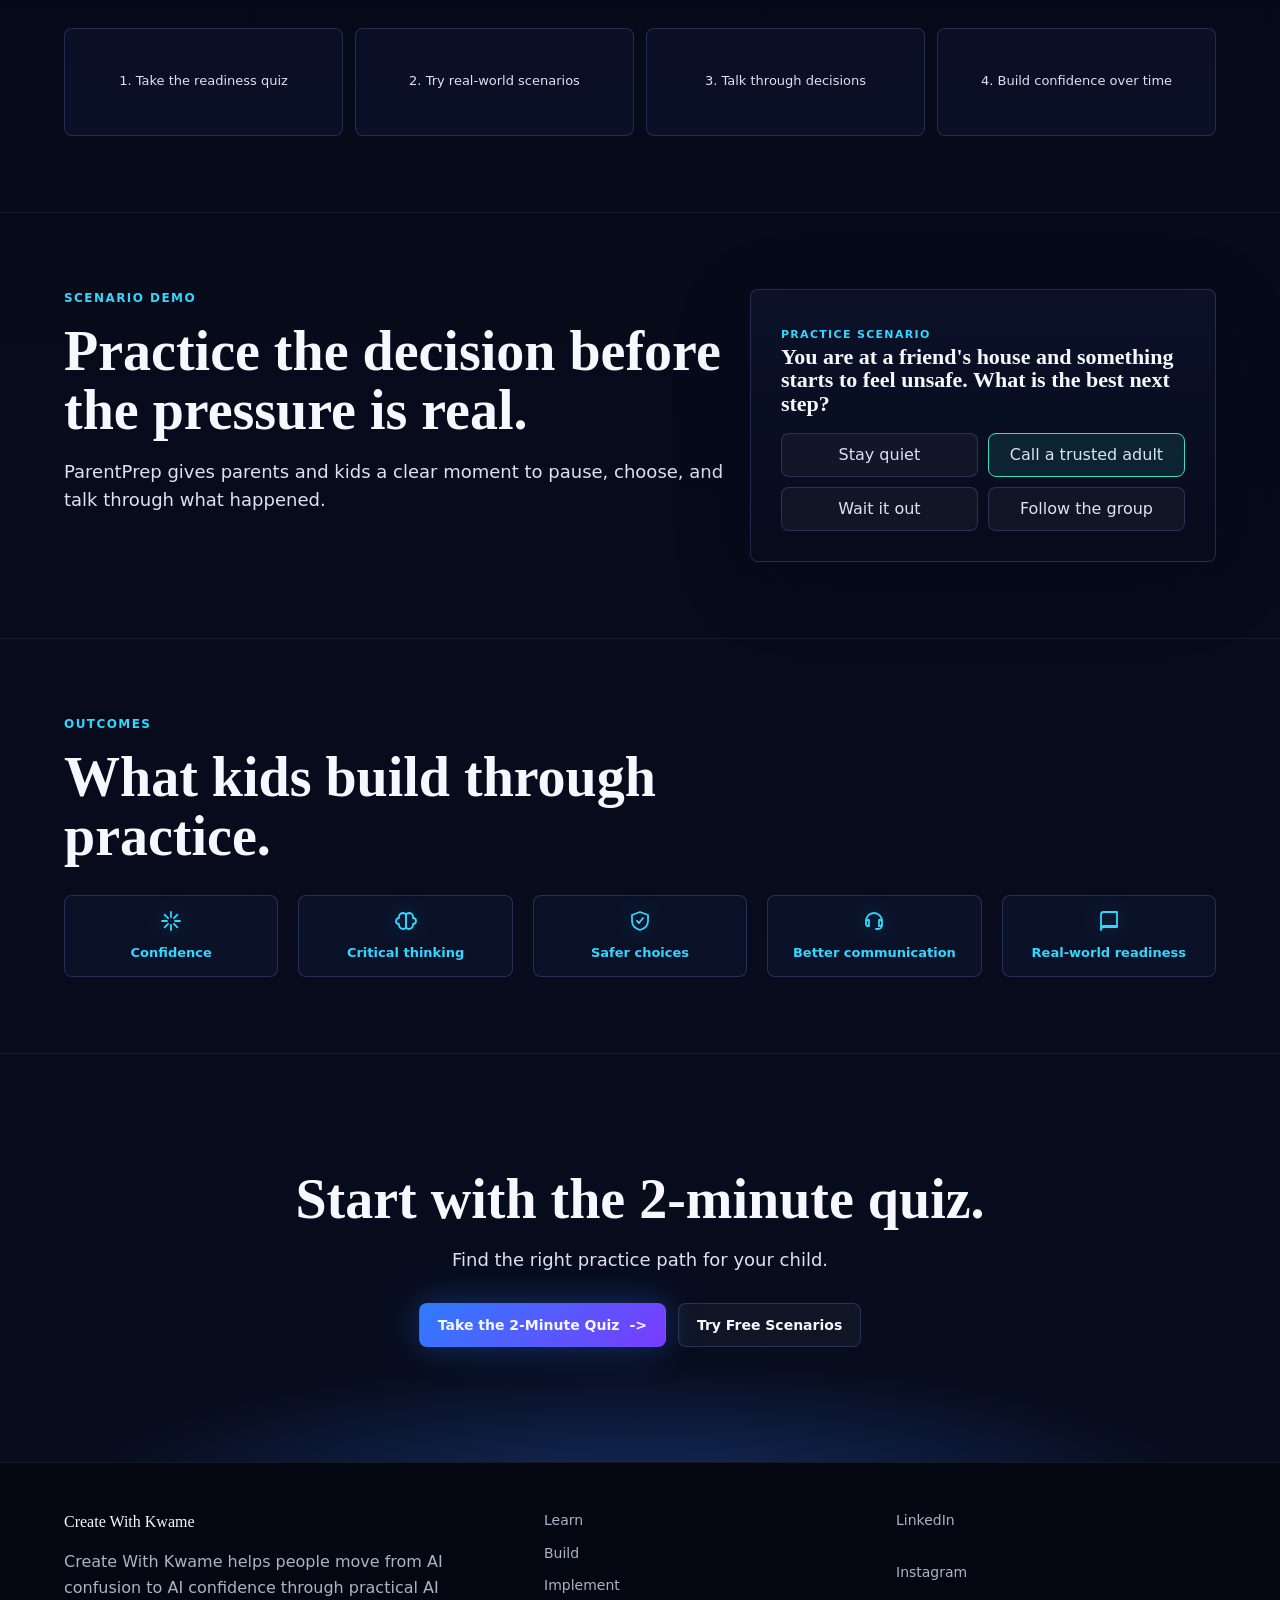
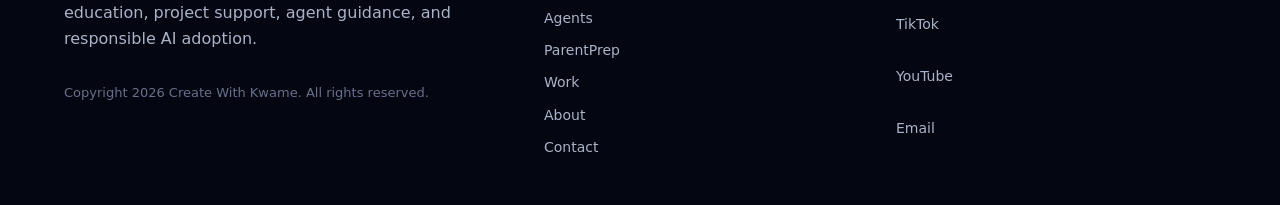
<file: parentprep.html>
<!doctype html>
<html lang="en">
  <head>
    <meta charset="utf-8">
    <meta name="viewport" content="width=device-width, initial-scale=1">
    <meta name="description" content="Boost your kids confidence & critical thinking skills in 30 days. ParentPrep helps kids practice real-world situations before they face them alone, building confidence, critical thinking, and better decision-making.">
    <link rel="canonical" href="https://createwithkwame.com/parentprep.html">
    <!-- TODO: Create the real OG image at /assets/og-create-with-kwame.jpg. -->
    <meta property="og:title" content="ParentPrep | Practice Before It Matters">
    <meta property="og:description" content="Real-world scenario practice that helps kids build confidence and critical thinking.">
    <meta property="og:image" content="/assets/og-create-with-kwame.jpg">
    <meta property="og:type" content="website">
    <meta name="twitter:card" content="summary_large_image">
    <meta name="twitter:title" content="ParentPrep | Practice Before It Matters">
    <meta name="twitter:description" content="Help kids practice real-world choices before pressure is real.">
    <meta name="twitter:image" content="/assets/og-create-with-kwame.jpg">
    <title>ParentPrep | Create With Kwame</title>
    <link rel="stylesheet" href="styles.css">
  </head>
  <body>
    <header class="site-header">
      <div class="nav-shell"><a class="brand" href="index.html">Create With Kwame</a><nav class="desktop-nav" aria-label="Primary navigation"><a href="learn.html" data-nav-link>Learn</a><a href="build.html" data-nav-link>Build</a><a href="implement.html" data-nav-link>Implement</a><a href="agents.html" data-nav-link>Agents</a><a href="parentprep.html" data-nav-link>ParentPrep</a><a href="work.html" data-nav-link>Work</a><a href="contact.html" data-nav-link>Contact</a></nav><a class="button primary" href="https://parent-prep.com/quiz" data-quiz-link>Take the Quiz <span class="arrow">-&gt;</span></a><button class="menu-toggle" type="button" aria-label="Open menu" aria-expanded="false" data-menu-button><span></span><span></span><span></span></button></div>
      <nav class="mobile-menu" aria-label="Mobile navigation" data-mobile-menu><a href="learn.html" data-nav-link>Learn</a><a href="build.html" data-nav-link>Build</a><a href="implement.html" data-nav-link>Implement</a><a href="agents.html" data-nav-link>Agents</a><a href="parentprep.html" data-nav-link>ParentPrep</a><a href="work.html" data-nav-link>Work</a><a href="contact.html" data-nav-link>Contact</a><a class="button primary" href="https://parent-prep.com/quiz" data-quiz-link>Take the Quiz <span class="arrow">-&gt;</span></a></nav>
    </header>

    <main>
      <section class="hero">
        <div class="container split">
          <div>
            <p class="eyebrow">ParentPrep</p>
            <h1>Practice Before It Matters.</h1>
            <p class="lede">Boost your kids confidence & critical thinking skills in 30 days. ParentPrep helps kids practice real-world situations before they face them alone, building confidence, critical thinking, and better decision-making.</p>
            <div class="cta-row"><a class="button primary" href="https://parent-prep.com/quiz" data-quiz-link>Take the 2-Minute Quiz <span class="arrow">-&gt;</span></a><a class="button secondary" href="#demo">Try Free Scenarios</a></div>
          </div>
          <article class="card featured">
            <div class="card-thumb"><img src="assets/images/Parent_Prep_thumnail.png" alt="ParentPrep thumbnail"></div>
            <span class="label">Scenario Card</span>
            <h3>A classmate dares you to post something mean in a group chat. What do you do?</h3>
            <div class="scenario-options"><button class="option" type="button">Post it</button><button class="option selected" type="button">Pause and ask for help</button><button class="option" type="button">Laugh along</button><button class="option" type="button">Leave the chat</button></div>
          </article>
        </div>
      </section>

      <section class="section compact">
        <div class="container split">
          <div>
            <p class="eyebrow">The Problem</p>
            <h2>Most kids are told what to do. Few get to practice.</h2>
            <p class="lede">Kids are often told to be safe, kind, confident, and responsible. But real life happens fast. ParentPrep helps children practice what they might say, choose, or do before the pressure is real.</p>
          </div>
          <div class="mini-grid"><div class="mini-pill" data-icon="team">Peer pressure</div><div class="mini-pill" data-icon="phone">Group chats</div><div class="mini-pill" data-icon="support">Trusted adult confusion</div><div class="mini-pill" data-icon="shield">Bullying</div><div class="mini-pill" data-icon="parentprep">Safety choices</div></div>
        </div>
      </section>

      <section class="section compact">
        <div class="container">
          <p class="eyebrow">How It Works</p>
          <h2>Small practice builds stronger choices.</h2>
          <div class="process four">
            <div class="process-step">1. Take the readiness quiz</div>
            <div class="process-step">2. Try real-world scenarios</div>
            <div class="process-step">3. Talk through decisions</div>
            <div class="process-step">4. Build confidence over time</div>
          </div>
        </div>
      </section>

      <section class="section compact" id="demo">
        <div class="container scenario">
          <div>
            <p class="eyebrow">Scenario Demo</p>
            <h2>Practice the decision before the pressure is real.</h2>
            <p class="lede">ParentPrep gives parents and kids a clear moment to pause, choose, and talk through what happened.</p>
          </div>
          <article class="card">
            <span class="label">Practice Scenario</span>
            <h3>You are at a friend's house and something starts to feel unsafe. What is the best next step?</h3>
            <div class="scenario-options"><button class="option" type="button" data-scenario-option>Stay quiet</button><button class="option selected" type="button" data-scenario-option>Call a trusted adult</button><button class="option" type="button" data-scenario-option>Wait it out</button><button class="option" type="button" data-scenario-option>Follow the group</button></div>
          </article>
        </div>
      </section>

      <section class="section compact">
        <div class="container">
          <p class="eyebrow">Outcomes</p>
          <h2>What kids build through practice.</h2>
          <div class="grid five" style="margin-top: 30px;"><div class="mini-pill" data-icon="spark">Confidence</div><div class="mini-pill" data-icon="brain">Critical thinking</div><div class="mini-pill" data-icon="parentprep">Safer choices</div><div class="mini-pill" data-icon="support">Better communication</div><div class="mini-pill" data-icon="learn">Real-world readiness</div></div>
        </div>
      </section>

      <section class="section final-cta" id="quiz">
        <div class="container">
          <h2>Start with the 2-minute quiz.</h2>
          <p class="lede">Find the right practice path for your child.</p>
          <div class="cta-row"><a class="button primary" href="https://parent-prep.com/quiz" data-quiz-link>Take the 2-Minute Quiz <span class="arrow">-&gt;</span></a><a class="button secondary" href="#demo">Try Free Scenarios</a></div>
        </div>
      </section>
    </main>

    <footer class="site-footer"><div class="container footer-grid"><div><a class="brand" href="index.html">Create With Kwame</a><p style="margin-top: 14px;">Create With Kwame helps people move from AI confusion to AI confidence through practical AI education, project support, agent guidance, and responsible AI adoption.</p><p class="copyright">Copyright 2026 Create With Kwame. All rights reserved.</p></div><nav class="footer-links" aria-label="Footer pages"><a href="learn.html">Learn</a><a href="build.html">Build</a><a href="implement.html">Implement</a><a href="agents.html">Agents</a><a href="parentprep.html">ParentPrep</a><a href="work.html">Work</a><a href="about.html">About</a><a href="contact.html">Contact</a></nav><nav class="footer-links" aria-label="Social links"><a href="contact.html">LinkedIn</a><a href="contact.html">Instagram</a><a href="contact.html">TikTok</a><a href="contact.html">YouTube</a><a href="mailto:hello@createwithkwame.com">Email</a></nav></div></footer>
    <script src="script.js"></script>
  </body>
</html>
</file>
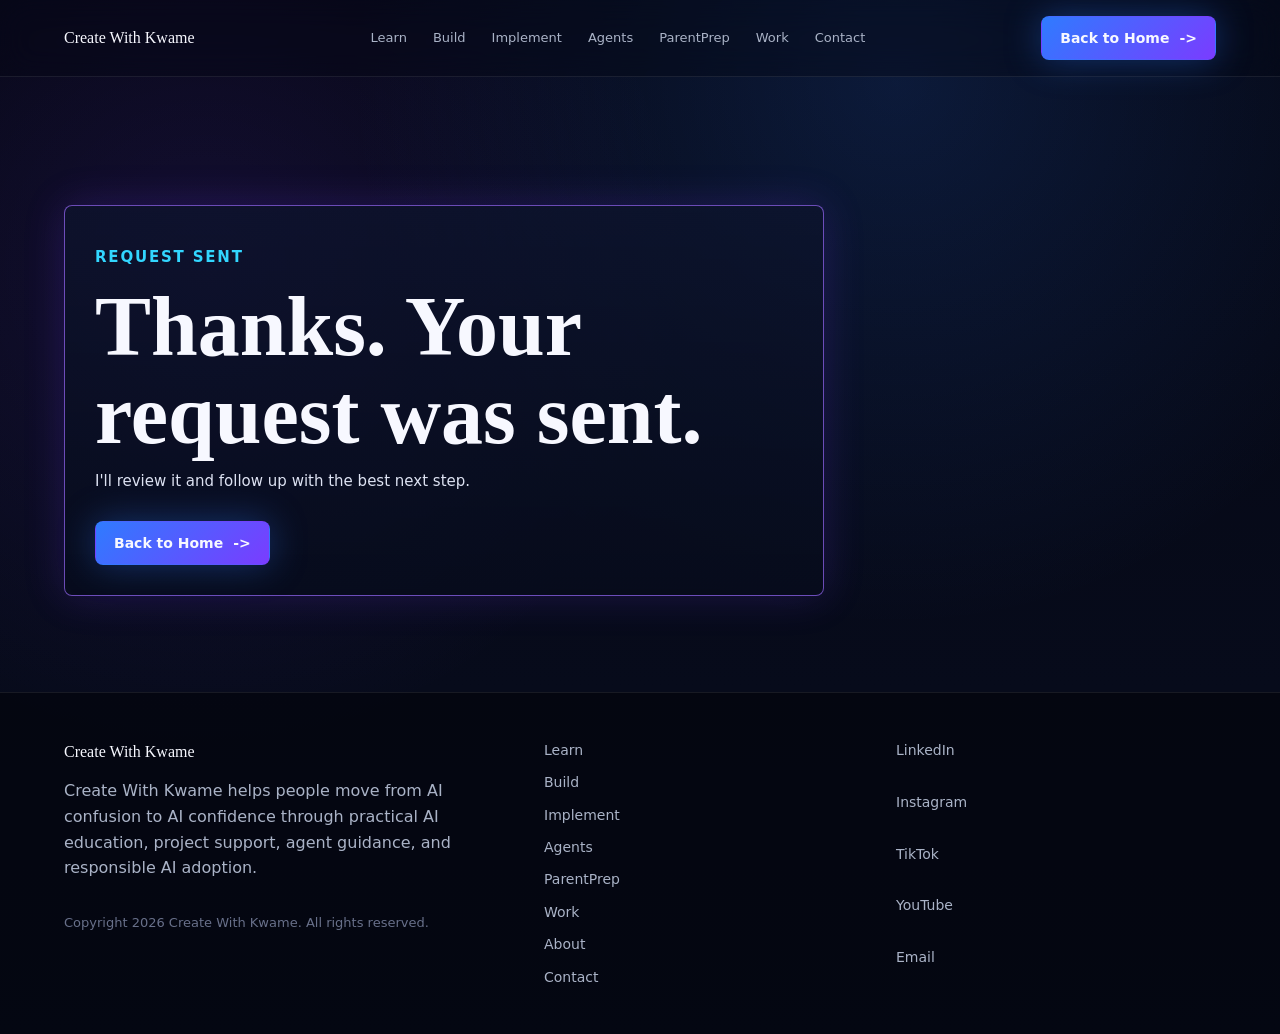
<file: success.html>
<!doctype html>
<html lang="en">
  <head>
    <meta charset="utf-8">
    <meta name="viewport" content="width=device-width, initial-scale=1">
    <meta name="description" content="Your Create With Kwame request was sent.">
    <link rel="canonical" href="https://createwithkwame.com/success.html">
    <meta property="og:title" content="Request Sent | Create With Kwame">
    <meta property="og:description" content="Thanks. Your request was sent.">
    <meta property="og:image" content="/assets/og-create-with-kwame.jpg">
    <meta property="og:type" content="website">
    <meta name="twitter:card" content="summary_large_image">
    <meta name="twitter:title" content="Request Sent | Create With Kwame">
    <meta name="twitter:description" content="Thanks. Your request was sent.">
    <meta name="twitter:image" content="/assets/og-create-with-kwame.jpg">
    <title>Request Sent | Create With Kwame</title>
    <link rel="stylesheet" href="styles.css">
  </head>
  <body>
    <header class="site-header">
      <div class="nav-shell"><a class="brand" href="index.html">Create With Kwame</a><nav class="desktop-nav" aria-label="Primary navigation"><a href="learn.html" data-nav-link>Learn</a><a href="build.html" data-nav-link>Build</a><a href="implement.html" data-nav-link>Implement</a><a href="agents.html" data-nav-link>Agents</a><a href="parentprep.html" data-nav-link>ParentPrep</a><a href="work.html" data-nav-link>Work</a><a href="contact.html" data-nav-link>Contact</a></nav><a class="button primary" href="index.html">Back to Home <span class="arrow">-&gt;</span></a><button class="menu-toggle" type="button" aria-label="Open menu" aria-expanded="false" data-menu-button><span></span><span></span><span></span></button></div>
      <nav class="mobile-menu" aria-label="Mobile navigation" data-mobile-menu><a href="learn.html" data-nav-link>Learn</a><a href="build.html" data-nav-link>Build</a><a href="implement.html" data-nav-link>Implement</a><a href="agents.html" data-nav-link>Agents</a><a href="parentprep.html" data-nav-link>ParentPrep</a><a href="work.html" data-nav-link>Work</a><a href="contact.html" data-nav-link>Contact</a><a class="button primary" href="index.html">Back to Home <span class="arrow">-&gt;</span></a></nav>
    </header>

    <main>
      <section class="hero">
        <div class="container">
          <div class="card featured" style="max-width: 760px;">
            <p class="eyebrow">Request Sent</p>
            <h1>Thanks. Your request was sent.</h1>
            <p class="lede">I'll review it and follow up with the best next step.</p>
            <div class="cta-row"><a class="button primary" href="index.html">Back to Home <span class="arrow">-&gt;</span></a></div>
          </div>
        </div>
      </section>
    </main>

    <footer class="site-footer"><div class="container footer-grid"><div><a class="brand" href="index.html">Create With Kwame</a><p style="margin-top: 14px;">Create With Kwame helps people move from AI confusion to AI confidence through practical AI education, project support, agent guidance, and responsible AI adoption.</p><p class="copyright">Copyright 2026 Create With Kwame. All rights reserved.</p></div><nav class="footer-links" aria-label="Footer pages"><a href="learn.html">Learn</a><a href="build.html">Build</a><a href="implement.html">Implement</a><a href="agents.html">Agents</a><a href="parentprep.html">ParentPrep</a><a href="work.html">Work</a><a href="about.html">About</a><a href="contact.html">Contact</a></nav><nav class="footer-links" aria-label="Social links"><a href="contact.html">LinkedIn</a><a href="contact.html">Instagram</a><a href="contact.html">TikTok</a><a href="contact.html">YouTube</a><a href="mailto:hello@createwithkwame.com">Email</a></nav></div></footer>
    <script src="script.js"></script>
  </body>
</html>
</file>
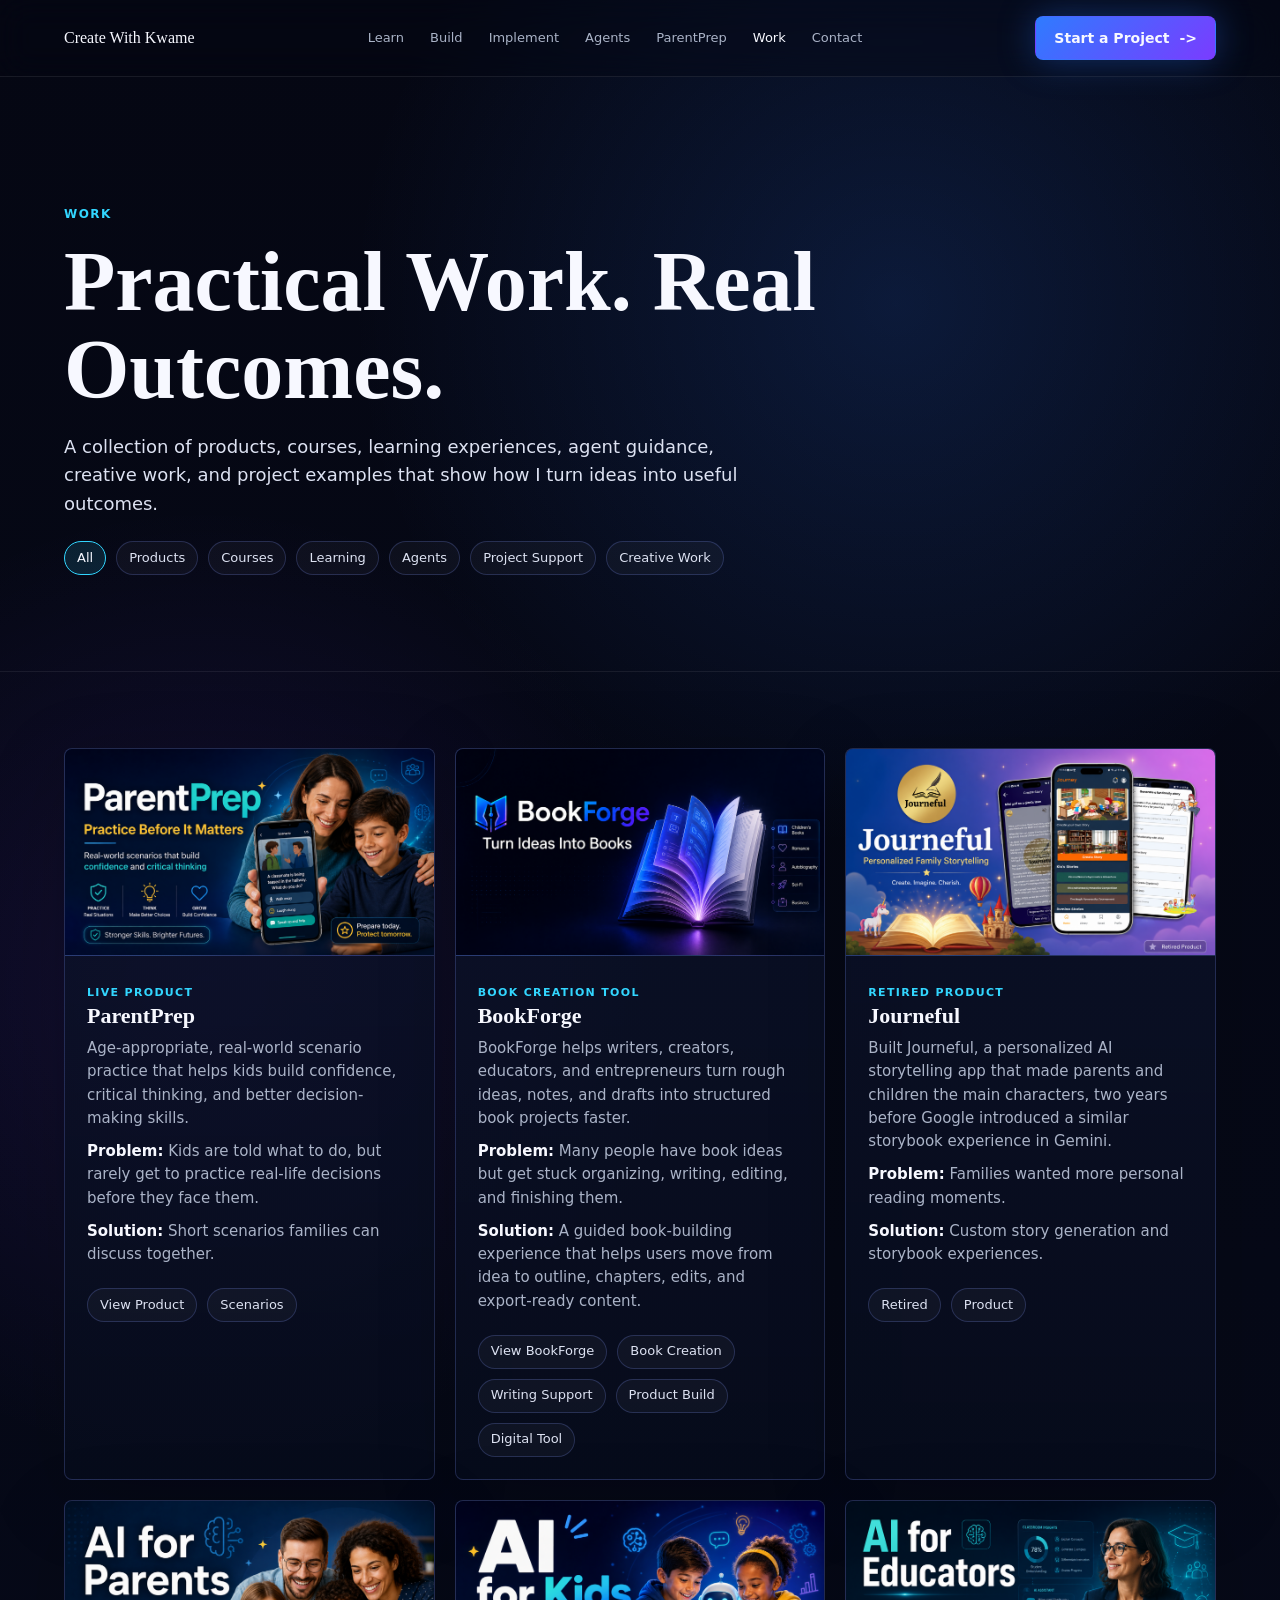
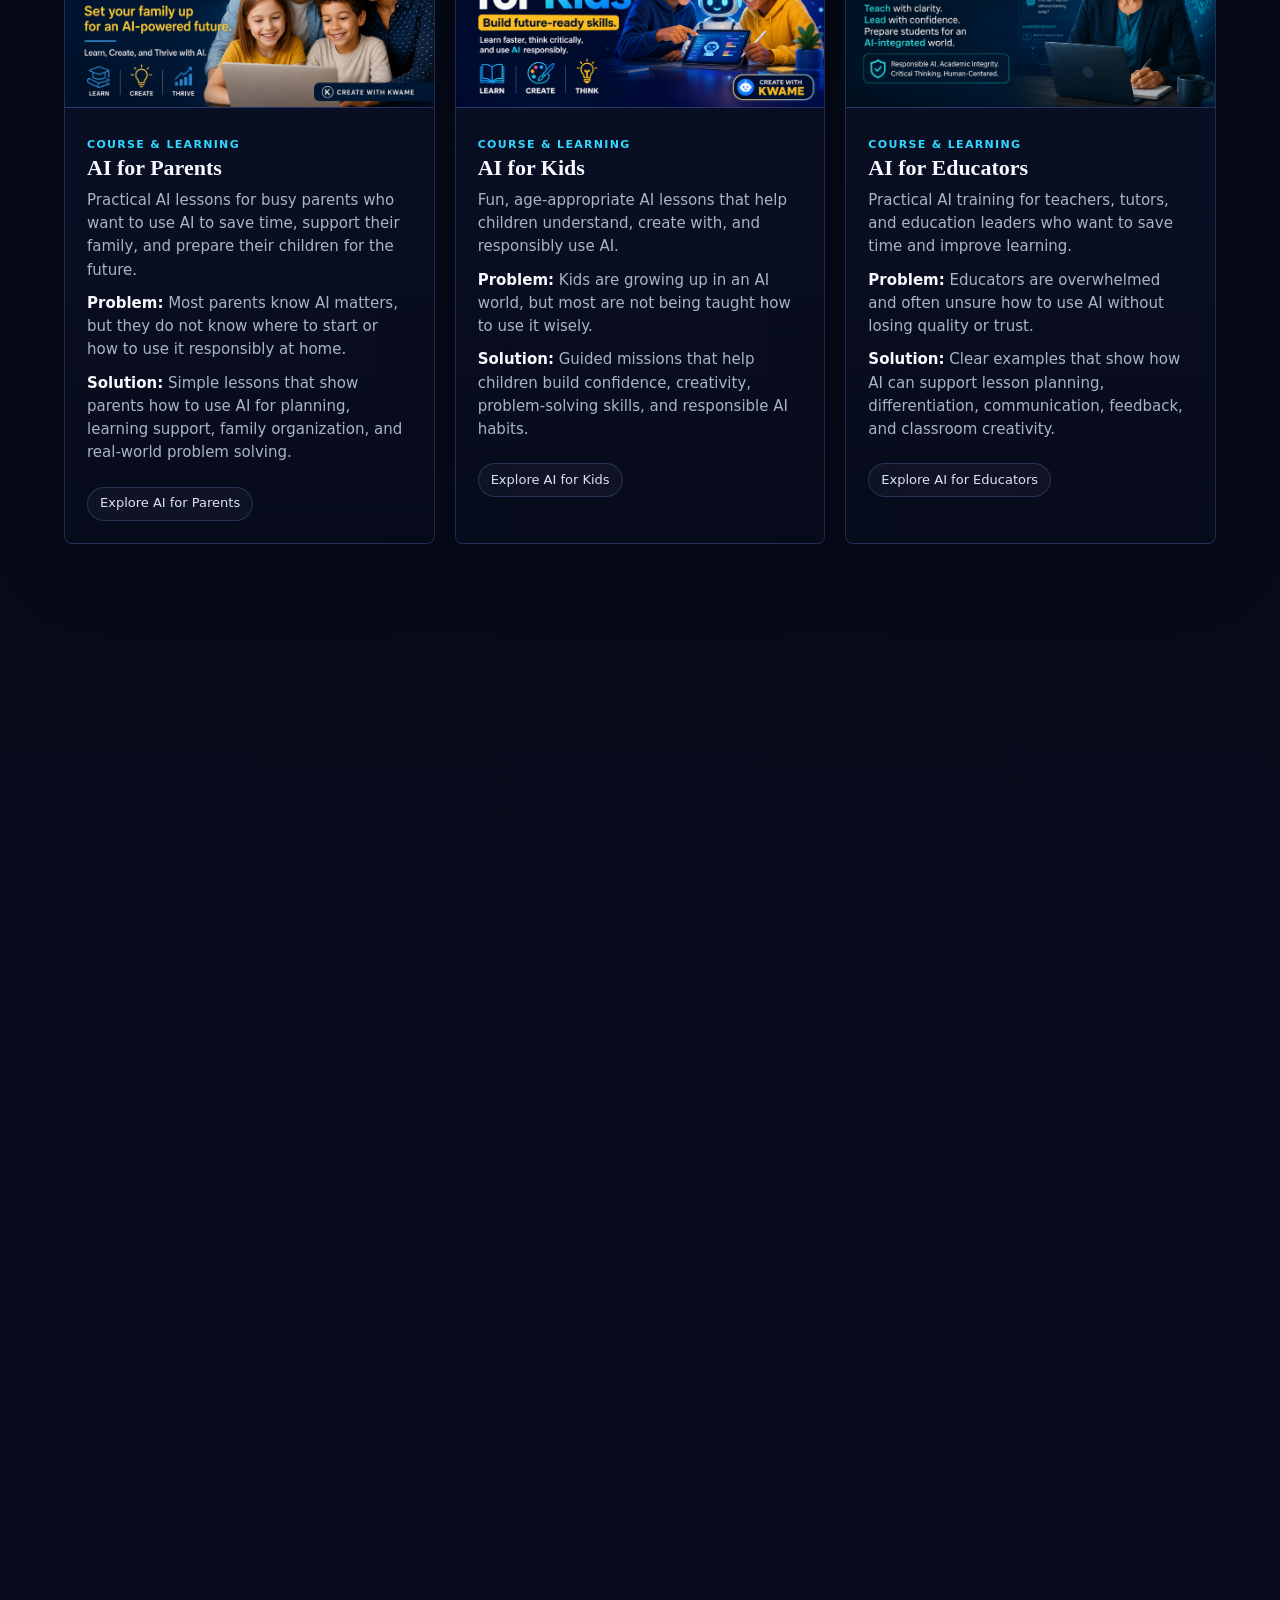
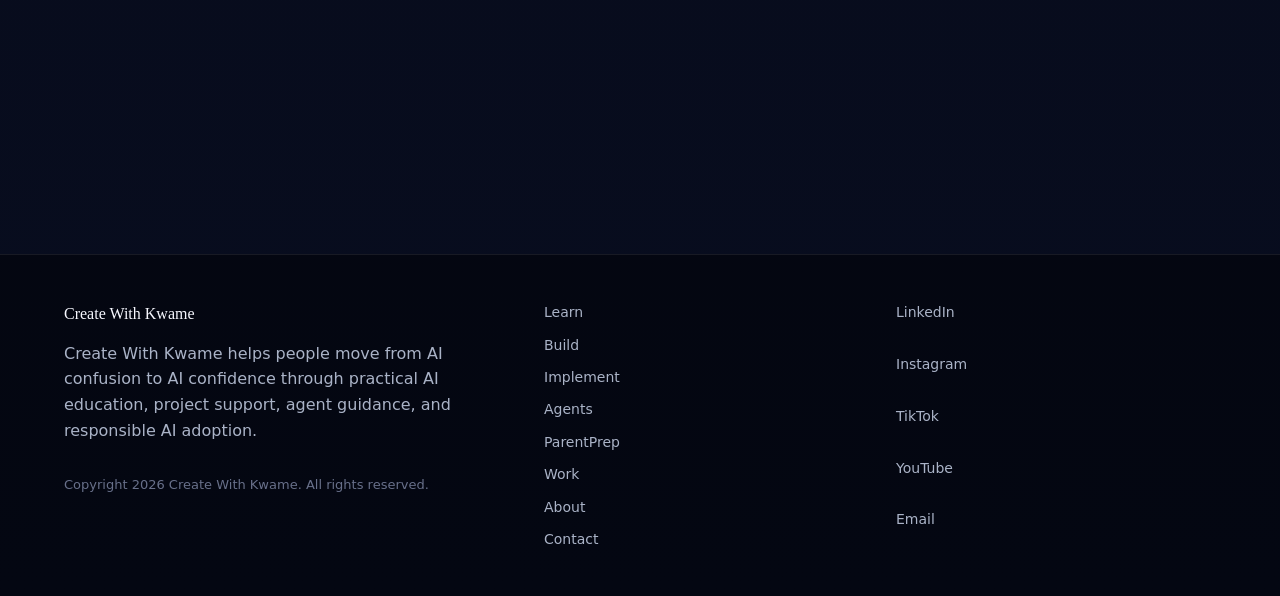
<file: work.html>
<!doctype html>
<html lang="en">
  <head>
    <meta charset="utf-8">
    <meta name="viewport" content="width=device-width, initial-scale=1">
    <meta name="description" content="A focused collection of products, AI courses, learning experiences, agent guidance, creative work, and project examples from Create With Kwame.">
    <link rel="canonical" href="https://createwithkwame.com/work.html">
    <!-- TODO: Create the real OG image at /assets/og-create-with-kwame.jpg. -->
    <meta property="og:title" content="Work | Create With Kwame">
    <meta property="og:description" content="Products, courses, learning experiences, agent guidance, and project examples that turn ideas into useful outcomes.">
    <meta property="og:image" content="/assets/og-create-with-kwame.jpg">
    <meta property="og:type" content="website">
    <meta name="twitter:card" content="summary_large_image">
    <meta name="twitter:title" content="Work | Create With Kwame">
    <meta name="twitter:description" content="Practical work and real outcomes from Create With Kwame.">
    <meta name="twitter:image" content="/assets/og-create-with-kwame.jpg">
    <title>Work | Create With Kwame</title>
    <link rel="stylesheet" href="styles.css">
  </head>
  <body>
    <header class="site-header">
      <div class="nav-shell"><a class="brand" href="index.html">Create With Kwame</a><nav class="desktop-nav" aria-label="Primary navigation"><a href="learn.html" data-nav-link>Learn</a><a href="build.html" data-nav-link>Build</a><a href="implement.html" data-nav-link>Implement</a><a href="agents.html" data-nav-link>Agents</a><a href="parentprep.html" data-nav-link>ParentPrep</a><a href="work.html" data-nav-link>Work</a><a href="contact.html" data-nav-link>Contact</a></nav><a class="button primary" href="build.html">Start a Project <span class="arrow">-&gt;</span></a><button class="menu-toggle" type="button" aria-label="Open menu" aria-expanded="false" data-menu-button><span></span><span></span><span></span></button></div>
      <nav class="mobile-menu" aria-label="Mobile navigation" data-mobile-menu><a href="learn.html" data-nav-link>Learn</a><a href="build.html" data-nav-link>Build</a><a href="implement.html" data-nav-link>Implement</a><a href="agents.html" data-nav-link>Agents</a><a href="parentprep.html" data-nav-link>ParentPrep</a><a href="work.html" data-nav-link>Work</a><a href="contact.html" data-nav-link>Contact</a><a class="button primary" href="build.html">Start a Project <span class="arrow">-&gt;</span></a></nav>
    </header>

    <main>
      <section class="hero">
        <div class="container">
          <p class="eyebrow">Work</p>
          <h1>Practical Work. Real Outcomes.</h1>
          <p class="lede">A collection of products, courses, learning experiences, agent guidance, creative work, and project examples that show how I turn ideas into useful outcomes.</p>
          <div class="microcopy" role="toolbar" aria-label="Work filters"><button class="pill filter-button active" type="button" data-filter="all">All</button><button class="pill filter-button" type="button" data-filter="products">Products</button><button class="pill filter-button" type="button" data-filter="courses">Courses</button><button class="pill filter-button" type="button" data-filter="learning">Learning</button><button class="pill filter-button" type="button" data-filter="agents">Agents</button><button class="pill filter-button" type="button" data-filter="project">Project Support</button><button class="pill filter-button" type="button" data-filter="creative">Creative Work</button></div>
        </div>
      </section>

      <section class="section compact">
        <div class="container">
          <div class="grid three">
            <article class="card work-card" data-category="products project"><div class="thumb" role="img" aria-label="ParentPrep portfolio thumbnail"><img src="assets/images/Parent_Prep_thumnail.png" alt="ParentPrep thumbnail"></div><div class="work-body"><span class="label">Live Product</span><h3>ParentPrep</h3><p>Age-appropriate, real-world scenario practice that helps kids build confidence, critical thinking, and better decision-making skills.</p><p><strong style="color: var(--white);">Problem:</strong> Kids are told what to do, but rarely get to practice real-life decisions before they face them.</p><p><strong style="color: var(--white);">Solution:</strong> Short scenarios families can discuss together.</p><div class="microcopy"><a class="tag" href="https://parent-prep.com/" data-parentprep-home-link>View Product</a><span class="tag">Scenarios</span></div></div></article>
            <article class="card work-card" data-category="products project"><div class="thumb" role="img" aria-label="BookForge: Turn Ideas Into Books"><img src="assets/images/BookForge_Thumbnail.png" alt="BookForge: Turn Ideas Into Books"></div><div class="work-body"><span class="label">Book Creation Tool</span><h3>BookForge</h3><p>BookForge helps writers, creators, educators, and entrepreneurs turn rough ideas, notes, and drafts into structured book projects faster.</p><p><strong style="color: var(--white);">Problem:</strong> Many people have book ideas but get stuck organizing, writing, editing, and finishing them.</p><p><strong style="color: var(--white);">Solution:</strong> A guided book-building experience that helps users move from idea to outline, chapters, edits, and export-ready content.</p><div class="microcopy"><a class="tag" href="https://knowledgeforge-chi.vercel.app/" target="_blank" rel="noopener noreferrer">View BookForge</a><span class="tag">Book Creation</span><span class="tag">Writing Support</span><span class="tag">Product Build</span><span class="tag">Digital Tool</span></div></div></article>
            <article class="card work-card" data-category="products creative"><div class="thumb" role="img" aria-label="Journeful portfolio thumbnail"><img src="assets/images/Journeful_Thumbnail.png" alt="Journeful thumbnail"></div><div class="work-body"><span class="label">Retired Product</span><h3>Journeful</h3><p>Built Journeful, a personalized AI storytelling app that made parents and children the main characters, two years before Google introduced a similar storybook experience in Gemini.</p><p><strong style="color: var(--white);">Problem:</strong> Families wanted more personal reading moments.</p><p><strong style="color: var(--white);">Solution:</strong> Custom story generation and storybook experiences.</p><div class="microcopy"><span class="tag">Retired</span><span class="tag">Product</span></div></div></article>
            <article class="card work-card" data-category="courses learning"><div class="thumb" role="img" aria-label="AI for Parents learning thumbnail"><img src="assets/images/AI_For_Parents.png" alt="AI for Parents thumbnail"></div><div class="work-body"><span class="label">Course & Learning</span><h3>AI for Parents</h3><p>Practical AI lessons for busy parents who want to use AI to save time, support their family, and prepare their children for the future.</p><p><strong style="color: var(--white);">Problem:</strong> Most parents know AI matters, but they do not know where to start or how to use it responsibly at home.</p><p><strong style="color: var(--white);">Solution:</strong> Simple lessons that show parents how to use AI for planning, learning support, family organization, and real-world problem solving.</p><div class="microcopy"><a class="tag" href="https://shop.beacons.ai/createwithkwame/49da2e79-c1af-4a9e-97e1-b25fe19e2022" target="_blank" rel="noopener noreferrer">Explore AI for Parents</a></div></div></article>
            <article class="card work-card" data-category="courses learning"><div class="thumb" role="img" aria-label="AI for Kids learning thumbnail"><img src="assets/images/AI_For_kids.png" alt="AI for Kids thumbnail"></div><div class="work-body"><span class="label">Course & Learning</span><h3>AI for Kids</h3><p>Fun, age-appropriate AI lessons that help children understand, create with, and responsibly use AI.</p><p><strong style="color: var(--white);">Problem:</strong> Kids are growing up in an AI world, but most are not being taught how to use it wisely.</p><p><strong style="color: var(--white);">Solution:</strong> Guided missions that help children build confidence, creativity, problem-solving skills, and responsible AI habits.</p><div class="microcopy"><a class="tag" href="https://shop.beacons.ai/createwithkwame/cf33888c-bcfc-48e0-83bd-6dcef6ef2b9f" target="_blank" rel="noopener noreferrer">Explore AI for Kids</a></div></div></article>
            <article class="card work-card" data-category="courses learning"><div class="thumb" role="img" aria-label="AI for Educators learning thumbnail"><img src="assets/images/AI_For_Educators_Thumbnail.png" alt="AI for Educators thumbnail"></div><div class="work-body"><span class="label">Course & Learning</span><h3>AI for Educators</h3><p>Practical AI training for teachers, tutors, and education leaders who want to save time and improve learning.</p><p><strong style="color: var(--white);">Problem:</strong> Educators are overwhelmed and often unsure how to use AI without losing quality or trust.</p><p><strong style="color: var(--white);">Solution:</strong> Clear examples that show how AI can support lesson planning, differentiation, communication, feedback, and classroom creativity.</p><div class="microcopy"><a class="tag" href="https://shop.beacons.ai/createwithkwame/cc8b456a-a1b6-4cf6-be4d-09dac3758c5f" target="_blank" rel="noopener noreferrer">Explore AI for Educators</a></div></div></article>
            <article class="card work-card" data-category="courses learning"><div class="thumb" role="img" aria-label="AI for Retirees learning thumbnail"><img src="assets/images/AI_For_Retirees.png" alt="AI for Retirees thumbnail"></div><div class="work-body"><span class="label">Course & Learning</span><h3>AI for Retirees</h3><p>Simple, friendly AI lessons for retirees who want to stay confident, informed, creative, and connected.</p><p><strong style="color: var(--white);">Problem:</strong> Many retirees hear about AI but feel like it is too technical or not made for them.</p><p><strong style="color: var(--white);">Solution:</strong> Easy lessons that show how AI can help with everyday questions, hobbies, planning, learning, writing, and communication.</p><div class="microcopy"><a class="tag" href="https://shop.beacons.ai/createwithkwame/196d5248-e12f-432a-9ac9-ac23ce68a73a" target="_blank" rel="noopener noreferrer">Explore AI for Retirees</a></div></div></article>
            <article class="card work-card" data-category="courses learning"><div class="thumb" role="img" aria-label="AI for Teens learning thumbnail"><img src="assets/images/AI_For_Teens.png" alt="AI for Teens thumbnail"></div><div class="work-body"><span class="label">Course & Learning</span><h3>AI for Teens</h3><p>Real-world AI lessons for teens who want to build useful skills for school, work, creativity, and the future.</p><p><strong style="color: var(--white);">Problem:</strong> Teens may use AI casually, but many do not know how to use it to build skills, create projects, or prepare for opportunities.</p><p><strong style="color: var(--white);">Solution:</strong> Practical lessons that help teens use AI responsibly for learning, creativity, productivity, career readiness, and portfolio-building.</p><div class="microcopy"><a class="tag" href="https://shop.beacons.ai/createwithkwame/17a0c421-803e-47db-b4f7-0969307016a6" target="_blank" rel="noopener noreferrer">Explore AI for Teens</a></div></div></article>
            <article class="card work-card" data-category="agents"><div class="thumb" role="img" aria-label="AI agents and assistants portfolio visual"><div class="agent-hub"><div class="agent-orbit"></div><div class="agent-node center">Agent Hub</div><div class="agent-node node-follow">Follow-Up</div><div class="agent-node node-research">Research</div><div class="agent-node node-reporting">Questions</div></div></div><div class="work-body"><span class="label">Agents</span><h3>AI Agents & Assistants</h3><p>Practical agent concepts for follow-up, research, customer questions, onboarding guidance, content repurposing, and knowledge support.</p><div class="microcopy"><a class="tag" href="agents.html">Explore Agents</a><span class="tag">Agents</span></div></div></article>
            <article class="card work-card" data-category="project creative"><div class="thumb" role="img" aria-label="Project support portfolio thumbnail"><img src="assets/images/Project_Support.png" alt="Project support thumbnail"></div><div class="work-body"><span class="label">Project Support</span><h3>Clarity to Completion</h3><p>Presentations, visuals, content, learning materials, and digital assets turned into clearer finished work.</p><p><strong style="color: var(--white);">Problem:</strong> Useful ideas often stall before they become polished deliverables.</p><p><strong style="color: var(--white);">Solution:</strong> Structure, create, refine, and hand off the finished asset.</p><div class="microcopy"><span class="tag">Project Support</span><span class="tag">Build</span></div></div></article>
          </div>
        </div>
      </section>
    </main>

    <footer class="site-footer"><div class="container footer-grid"><div><a class="brand" href="index.html">Create With Kwame</a><p style="margin-top: 14px;">Create With Kwame helps people move from AI confusion to AI confidence through practical AI education, project support, agent guidance, and responsible AI adoption.</p><p class="copyright">Copyright 2026 Create With Kwame. All rights reserved.</p></div><nav class="footer-links" aria-label="Footer pages"><a href="learn.html">Learn</a><a href="build.html">Build</a><a href="implement.html">Implement</a><a href="agents.html">Agents</a><a href="parentprep.html">ParentPrep</a><a href="work.html">Work</a><a href="about.html">About</a><a href="contact.html">Contact</a></nav><nav class="footer-links" aria-label="Social links"><a href="contact.html">LinkedIn</a><a href="contact.html">Instagram</a><a href="contact.html">TikTok</a><a href="contact.html">YouTube</a><a href="mailto:hello@createwithkwame.com">Email</a></nav></div></footer>
    <script src="script.js"></script>
  </body>
</html>
</file>
<file: styles.css>
:root {
  --bg: #050713;
  --bg-2: #080d1f;
  --bg-3: #0b1026;
  --card: rgba(13, 20, 45, 0.72);
  --card-deep: rgba(7, 12, 28, 0.85);
  --blue: #2f7bff;
  --purple: #7a3cff;
  --soft-purple: #9b6bff;
  --cyan: #32d6ff;
  --green: #35e0c1;
  --orange: #ff8a4c;
  --white: #f7f8ff;
  --soft-white: #dde2f2;
  --muted: #aab3c7;
  --low: #68708a;
  --border: rgba(130, 150, 255, 0.22);
  --border-strong: rgba(128, 95, 255, 0.65);
  --glow: 0 0 40px rgba(122, 60, 255, 0.22);
  --cta-glow: 0 0 36px rgba(47, 123, 255, 0.35);
  --max: 1280px;
  --pad: clamp(20px, 5vw, 64px);
  color-scheme: dark;
}

* {
  box-sizing: border-box;
}

html {
  scroll-behavior: smooth;
}

body {
  margin: 0;
  background:
    radial-gradient(circle at 70% 8%, rgba(47, 123, 255, 0.16), transparent 34rem),
    radial-gradient(circle at 16% 26%, rgba(122, 60, 255, 0.12), transparent 30rem),
    linear-gradient(180deg, var(--bg) 0%, var(--bg-2) 100%);
  color: var(--white);
  font-family: Inter, ui-sans-serif, system-ui, -apple-system, BlinkMacSystemFont, "Segoe UI", sans-serif;
  line-height: 1.6;
}

body.menu-open {
  overflow: hidden;
}

a {
  color: inherit;
  text-decoration: none;
}

img {
  max-width: 100%;
  display: block;
}

button,
input,
select,
textarea {
  font: inherit;
}

:focus-visible {
  outline: 2px solid var(--cyan);
  outline-offset: 4px;
}

.site-header {
  position: sticky;
  top: 0;
  z-index: 50;
  border-bottom: 1px solid rgba(255, 255, 255, 0.08);
  background: rgba(5, 7, 19, 0.34);
  backdrop-filter: blur(16px);
  transition: background 180ms ease, box-shadow 180ms ease, border-color 180ms ease;
}

.site-header.scrolled,
.site-header:focus-within {
  border-color: rgba(255, 255, 255, 0.12);
  background: rgba(5, 7, 19, 0.86);
  box-shadow: 0 18px 50px rgba(0, 0, 0, 0.2);
}

.nav-shell {
  width: min(100%, var(--max));
  height: 76px;
  margin: 0 auto;
  padding: 0 var(--pad);
  display: flex;
  align-items: center;
  justify-content: space-between;
  gap: 24px;
}

.brand {
  font-family: Georgia, "Times New Roman", serif;
  font-size: 16px;
  color: var(--white);
  white-space: nowrap;
}

.desktop-nav {
  display: flex;
  align-items: center;
  gap: 26px;
  font-size: 13px;
  color: var(--soft-white);
}

.desktop-nav a,
.mobile-menu a {
  color: var(--muted);
}

.desktop-nav a:hover,
.desktop-nav a.active,
.mobile-menu a:hover,
.mobile-menu a.active {
  color: var(--white);
}

.menu-toggle {
  display: none;
  width: 44px;
  height: 44px;
  border: 1px solid var(--border);
  border-radius: 8px;
  background: var(--card);
  color: var(--white);
}

.menu-toggle span {
  display: block;
  width: 18px;
  height: 2px;
  margin: 4px auto;
  background: currentColor;
}

.mobile-menu {
  display: none;
}

.container {
  width: min(100%, var(--max));
  margin: 0 auto;
  padding: 0 var(--pad);
}

.section {
  padding: clamp(64px, 9vw, 118px) 0;
  border-top: 1px solid rgba(255, 255, 255, 0.07);
}

.section.compact {
  padding: clamp(48px, 7vw, 76px) 0;
}

.split {
  display: grid;
  grid-template-columns: minmax(0, 0.9fr) minmax(320px, 1.1fr);
  gap: clamp(32px, 5vw, 72px);
  align-items: center;
}

.grid {
  display: grid;
  gap: 20px;
}

.grid.two {
  grid-template-columns: repeat(2, minmax(0, 1fr));
}

.grid.three {
  grid-template-columns: repeat(3, minmax(0, 1fr));
}

.grid.four {
  grid-template-columns: repeat(4, minmax(0, 1fr));
}

.grid.five {
  grid-template-columns: repeat(5, minmax(0, 1fr));
}

.eyebrow {
  margin: 0 0 14px;
  font-size: 12px;
  font-weight: 700;
  letter-spacing: 0.12em;
  text-transform: uppercase;
  color: var(--cyan);
}

h1,
h2,
h3 {
  margin: 0;
  font-family: Georgia, "Times New Roman", serif;
  font-weight: 600;
  letter-spacing: 0;
  line-height: 1.05;
}

h1 {
  max-width: 760px;
  font-size: clamp(42px, 7vw, 84px);
}

h2 {
  max-width: 760px;
  font-size: clamp(32px, 5vw, 56px);
}

h3 {
  font-size: 22px;
}

p {
  margin: 0;
  color: var(--muted);
}

.lede {
  max-width: 700px;
  margin-top: 18px;
  color: var(--soft-white);
  font-size: clamp(16px, 2vw, 18px);
}

.cta-row {
  display: flex;
  flex-wrap: wrap;
  gap: 12px;
  margin-top: 28px;
}

.button {
  display: inline-flex;
  align-items: center;
  justify-content: center;
  min-height: 44px;
  padding: 0 18px;
  border: 1px solid transparent;
  border-radius: 8px;
  font-size: 14px;
  font-weight: 700;
  transition: transform 180ms ease, border-color 180ms ease, box-shadow 180ms ease, background 180ms ease;
}

.button.primary {
  background: linear-gradient(135deg, var(--blue), var(--purple));
  color: var(--white);
  box-shadow: var(--cta-glow);
}

.button.secondary {
  border-color: var(--border);
  background: rgba(255, 255, 255, 0.04);
  color: var(--white);
}

.button:hover {
  transform: translateY(-2px);
  border-color: var(--border-strong);
}

.button[disabled] {
  cursor: wait;
  opacity: 0.72;
  transform: none;
}

.button .arrow,
.card-link .arrow {
  margin-left: 10px;
  transition: transform 180ms ease;
}

.button:hover .arrow,
.card:hover .arrow {
  transform: translateX(4px);
}

.microcopy {
  display: flex;
  flex-wrap: wrap;
  gap: 10px;
  margin-top: 22px;
}

.pill,
.tag {
  display: inline-flex;
  align-items: center;
  min-height: 34px;
  padding: 0 12px;
  border: 1px solid var(--border);
  border-radius: 999px;
  background: rgba(255, 255, 255, 0.035);
  color: var(--soft-white);
  font-size: 13px;
}

.pill.active,
.filter-button.active {
  border-color: var(--cyan);
  background: rgba(50, 214, 255, 0.12);
  color: var(--white);
}

.filter-button {
  cursor: pointer;
}

.card {
  position: relative;
  min-height: 100%;
  --card-pad: clamp(20px, 3vw, 30px);
  padding: var(--card-pad);
  border: 1px solid var(--border);
  border-radius: 8px;
  background: linear-gradient(180deg, var(--card), var(--card-deep));
  box-shadow: 0 20px 80px rgba(0, 0, 0, 0.18);
  transition: transform 180ms ease, border-color 180ms ease, box-shadow 180ms ease;
}

.card:hover {
  transform: translateY(-6px);
  border-color: var(--border-strong);
  box-shadow: var(--glow);
}

.card-thumb {
  margin: calc(0px - var(--card-pad)) calc(0px - var(--card-pad)) 20px;
  aspect-ratio: 16 / 9;
  overflow: hidden;
  border-bottom: 1px solid var(--border);
  background: var(--card-deep);
}

.card-thumb img,
.thumb img {
  width: 100%;
  height: 100%;
  object-fit: cover;
}

.service-thumb {
  display: grid;
  place-items: center;
  gap: 10px;
  text-align: center;
  color: var(--white);
}

.service-thumb strong {
  position: relative;
  z-index: 1;
  font-size: clamp(1rem, 2vw, 1.25rem);
}

.service-thumb .line-icon {
  position: relative;
  z-index: 1;
  width: 34px;
  height: 34px;
  color: var(--cyan);
  filter: drop-shadow(0 0 18px rgba(50, 214, 255, 0.42));
}

.readiness-thumb,
.playbook-thumb,
.agent-thumb {
  position: relative;
  background:
    radial-gradient(circle at 50% 44%, rgba(50, 214, 255, 0.2), transparent 34%),
    linear-gradient(135deg, rgba(13, 20, 45, 0.92), rgba(7, 12, 28, 0.96));
}

.readiness-thumb::before,
.playbook-thumb::before {
  content: "";
  position: absolute;
  inset: 26px;
  border: 1px solid rgba(50, 214, 255, 0.24);
  border-radius: 999px;
  box-shadow: 0 0 28px rgba(50, 214, 255, 0.12);
}

.playbook-thumb {
  background:
    radial-gradient(circle at 58% 38%, rgba(122, 60, 255, 0.24), transparent 34%),
    linear-gradient(135deg, rgba(13, 20, 45, 0.92), rgba(7, 12, 28, 0.96));
}

.agent-mini {
  position: relative;
  width: min(86%, 260px);
  min-height: 128px;
}

.agent-mini strong,
.agent-mini span {
  position: absolute;
  display: grid;
  place-items: center;
  padding: 8px 10px;
  border: 1px solid rgba(50, 214, 255, 0.28);
  border-radius: 8px;
  background: rgba(7, 12, 28, 0.78);
  color: var(--soft-white);
  font-size: 0.72rem;
  font-weight: 800;
  box-shadow: 0 0 20px rgba(47, 123, 255, 0.12);
}

.agent-mini strong {
  left: 50%;
  top: 50%;
  min-width: 96px;
  min-height: 46px;
  color: var(--white);
  border-color: rgba(50, 214, 255, 0.58);
  transform: translate(-50%, -50%);
}

.agent-mini span:nth-child(1) { left: 0; top: 0; }
.agent-mini span:nth-child(2) { right: 0; top: 10px; }
.agent-mini span:nth-child(4) { left: 0; bottom: 8px; }
.agent-mini span:nth-child(5) { right: 0; bottom: 0; }

.card.muted {
  opacity: 0.82;
}

.card.featured {
  border-color: rgba(155, 107, 255, 0.68);
  box-shadow: 0 0 42px rgba(122, 60, 255, 0.2);
}

.implement-hero-panel {
  align-self: center;
  padding-bottom: clamp(18px, 3vw, 26px);
}

.implement-hero-panel .card-thumb {
  border-radius: 8px 8px 0 0;
}

.adoption-path {
  display: flex;
  flex-wrap: wrap;
  gap: 10px;
  margin-top: 16px;
}

.path-pill {
  position: relative;
  display: inline-flex;
  align-items: center;
  min-height: 40px;
  padding: 8px 12px;
  border: 1px solid rgba(50, 214, 255, 0.28);
  border-radius: 999px;
  background: rgba(47, 123, 255, 0.08);
  color: var(--soft-white);
  font-size: 0.82rem;
  font-weight: 800;
  box-shadow: 0 0 18px rgba(47, 123, 255, 0.08);
}

.path-pill:not(:last-child)::after {
  content: "";
  position: absolute;
  right: -9px;
  top: 50%;
  width: 8px;
  height: 1px;
  background: linear-gradient(90deg, var(--blue), var(--purple));
}

.icon {
  width: 42px;
  height: 42px;
  display: inline-grid;
  place-items: center;
  margin-bottom: 18px;
  border: 1px solid var(--border);
  border-radius: 8px;
  background: rgba(47, 123, 255, 0.12);
  color: var(--cyan);
  font-weight: 800;
}

.line-icon {
  width: 22px;
  height: 22px;
  display: block;
  fill: none;
  stroke: currentColor;
  stroke-width: 1.8;
  stroke-linecap: round;
  stroke-linejoin: round;
}

.icon .line-icon,
.mini-pill .line-icon {
  color: var(--cyan);
  filter: drop-shadow(0 0 10px rgba(50, 214, 255, 0.3));
}

.mini-pill {
  justify-items: center;
}

.mini-pill .line-icon {
  width: 24px;
  height: 24px;
}

.card p {
  margin-top: 10px;
  font-size: 15px;
  line-height: 1.55;
}

.card-link {
  display: inline-flex;
  align-items: center;
  margin-top: 22px;
  color: var(--soft-white);
  font-size: 14px;
  font-weight: 700;
}

.hero {
  padding: clamp(72px, 10vw, 128px) 0 clamp(52px, 8vw, 96px);
}

.gradient-text {
  background: linear-gradient(90deg, var(--white), var(--cyan), var(--soft-purple));
  background-size: 220% 100%;
  -webkit-background-clip: text;
  background-clip: text;
  color: transparent;
  animation: shimmer 4.5s ease-in-out infinite;
}

.orb-stage {
  position: relative;
  min-height: 520px;
  display: grid;
  place-items: center;
  overflow: hidden;
}

.orb-stage::before,
.orb-stage::after {
  content: "";
  position: absolute;
  border-radius: 50%;
  pointer-events: none;
}

.orb-stage::before {
  width: min(84vw, 560px);
  aspect-ratio: 1;
  background:
    radial-gradient(circle, rgba(47, 123, 255, 0.2), transparent 54%),
    radial-gradient(circle at 64% 38%, rgba(122, 60, 255, 0.22), transparent 32%);
  filter: blur(4px);
}

.orb-stage::after {
  width: min(78vw, 520px);
  height: 140px;
  bottom: 58px;
  border: 1px solid rgba(50, 214, 255, 0.16);
  background: radial-gradient(ellipse at center, rgba(47, 123, 255, 0.16), transparent 70%);
  transform: perspective(460px) rotateX(66deg);
}

.orb {
  position: relative;
  width: min(68vw, 430px);
  aspect-ratio: 1;
  border-radius: 50%;
  background:
    linear-gradient(35deg, transparent 38%, rgba(50, 214, 255, 0.18) 39%, transparent 41%),
    linear-gradient(145deg, transparent 36%, rgba(155, 107, 255, 0.18) 37%, transparent 39%),
    radial-gradient(circle at 50% 50%, rgba(247, 248, 255, 0.94) 0 2%, transparent 3%),
    radial-gradient(circle at 46% 48%, rgba(50, 214, 255, 0.5), transparent 16%),
    radial-gradient(circle at 58% 42%, rgba(155, 107, 255, 0.55), transparent 20%),
    radial-gradient(circle, rgba(47, 123, 255, 0.14), rgba(122, 60, 255, 0.06) 56%, transparent 70%);
  border: 1px solid rgba(130, 150, 255, 0.42);
  box-shadow: 0 0 70px rgba(47, 123, 255, 0.36), inset 0 0 80px rgba(155, 107, 255, 0.24);
  animation: float 7s ease-in-out infinite;
}

.orb::before,
.orb::after {
  content: "";
  position: absolute;
  inset: 12%;
  border-radius: 50%;
  border: 2px solid rgba(50, 214, 255, 0.48);
  transform: rotate(22deg) skew(14deg);
  box-shadow: 0 0 28px rgba(50, 214, 255, 0.2);
  animation: orbit 18s linear infinite;
}

.orb-line {
  position: absolute;
  height: 1px;
  background: linear-gradient(90deg, transparent, rgba(50, 214, 255, 0.62), transparent);
  transform-origin: center;
  pointer-events: none;
}

.orb-line.l1 { left: 23%; top: 36%; width: 48%; rotate: 18deg; }
.orb-line.l2 { left: 35%; top: 58%; width: 38%; rotate: -28deg; }
.orb-line.l3 { left: 24%; top: 64%; width: 42%; rotate: 42deg; }

.orb::after {
  inset: 20%;
  border-color: rgba(155, 107, 255, 0.58);
  transform: rotate(-38deg) skew(-18deg);
  animation-duration: 22s;
  animation-direction: reverse;
}

.node {
  position: absolute;
  width: 7px;
  height: 7px;
  border-radius: 50%;
  background: var(--white);
  box-shadow: 0 0 14px var(--cyan);
}

.node.n1 { left: 24%; top: 34%; }
.node.n2 { right: 22%; top: 28%; }
.node.n3 { left: 42%; bottom: 20%; }
.node.n4 { right: 30%; bottom: 34%; }

.float-card {
  position: absolute;
  width: 190px;
  padding: 14px;
  border: 1px solid var(--border);
  border-radius: 8px;
  background: rgba(7, 12, 28, 0.72);
  backdrop-filter: blur(14px);
  box-shadow: 0 0 32px rgba(47, 123, 255, 0.18);
  animation: float 8s ease-in-out infinite;
}

.float-card strong {
  display: block;
  font-size: 13px;
  color: var(--white);
}

.float-card span {
  display: block;
  margin-top: 4px;
  color: var(--muted);
  font-size: 12px;
  line-height: 1.4;
}

.float-card.one { left: 0; top: 54px; }
.float-card.two { left: 10%; bottom: 110px; animation-delay: -2s; }
.float-card.three { right: 0; top: 150px; animation-delay: -4s; }
.float-card.four { right: 8%; bottom: 70px; animation-delay: -1s; }

.mini-grid {
  display: grid;
  grid-template-columns: repeat(3, minmax(0, 1fr));
  gap: 12px;
}

.mini-pill {
  min-height: 82px;
  display: grid;
  place-items: center;
  gap: 8px;
  padding: 12px;
  border: 1px solid var(--border);
  border-radius: 8px;
  background: var(--card);
  color: var(--soft-white);
  text-align: center;
  font-size: 13px;
}

.mini-pill > span {
  color: var(--cyan);
  font-weight: 700;
}

.reality-panel {
  padding: clamp(22px, 4vw, 34px);
  border: 1px solid rgba(50, 214, 255, 0.24);
  border-radius: 8px;
  background:
    radial-gradient(circle at 80% 10%, rgba(50, 214, 255, 0.16), transparent 22rem),
    linear-gradient(135deg, rgba(13, 20, 45, 0.82), rgba(7, 12, 28, 0.92));
  box-shadow: 0 0 42px rgba(47, 123, 255, 0.12);
}

.reality-panel h3 {
  margin-top: 0;
  margin-bottom: 18px;
}

.reality-actions {
  display: grid;
  grid-template-columns: repeat(2, minmax(0, 1fr));
  gap: 12px;
}

.reality-action {
  min-height: 58px;
  display: flex;
  align-items: center;
  gap: 10px;
  padding: 12px 14px;
  border: 1px solid var(--border);
  border-radius: 8px;
  background: rgba(255, 255, 255, 0.04);
  color: var(--soft-white);
  font-weight: 800;
  transition: border-color 180ms ease, box-shadow 180ms ease, transform 180ms ease;
}

.reality-action:hover {
  transform: translateY(-2px);
  border-color: rgba(50, 214, 255, 0.46);
  box-shadow: 0 0 24px rgba(50, 214, 255, 0.12);
}

.reality-action .line-icon {
  width: 24px;
  height: 24px;
  flex: 0 0 auto;
  color: var(--cyan);
  filter: drop-shadow(0 0 12px rgba(50, 214, 255, 0.32));
}

.reality-panel p {
  margin: 18px 0 0;
  padding: 14px 16px;
  border: 1px solid rgba(50, 214, 255, 0.28);
  border-radius: 8px;
  background: rgba(50, 214, 255, 0.08);
  color: var(--white);
  font-weight: 850;
}

.comparison {
  display: grid;
  grid-template-columns: minmax(0, 1fr) auto minmax(0, 1fr);
  gap: 22px;
  align-items: center;
}

.vs {
  width: 44px;
  height: 44px;
  display: grid;
  place-items: center;
  border: 1px solid var(--border);
  border-radius: 50%;
  background: var(--card-deep);
  color: var(--soft-white);
  font-size: 13px;
}

.check-list {
  display: grid;
  gap: 8px;
  margin: 16px 0 0;
  padding: 0;
  list-style: none;
  color: var(--soft-white);
  font-size: 14px;
}

.check-list li::before {
  content: "";
  display: inline-block;
  width: 7px;
  height: 7px;
  margin-right: 9px;
  border-radius: 50%;
  background: var(--green);
  box-shadow: 0 0 12px rgba(53, 224, 193, 0.35);
}

.process {
  display: grid;
  grid-template-columns: repeat(6, minmax(0, 1fr));
  gap: 12px;
  margin-top: 28px;
  position: relative;
}

.process.four {
  grid-template-columns: repeat(4, minmax(0, 1fr));
}

.process.five {
  grid-template-columns: repeat(5, minmax(0, 1fr));
}

.process.vertical {
  grid-template-columns: 1fr;
}

.process.vertical .process-step::after {
  display: none;
}

.process-step {
  position: relative;
  min-height: 108px;
  display: grid;
  place-items: center;
  padding: 14px;
  border: 1px solid var(--border);
  border-radius: 8px;
  background: rgba(13, 20, 45, 0.58);
  text-align: center;
  color: var(--soft-white);
  font-size: 13px;
  overflow: hidden;
}

.process-step .line-icon {
  margin: 0 auto 8px;
  color: var(--cyan);
}

.process-step::after {
  content: "";
  position: absolute;
  right: -13px;
  top: 50%;
  width: 13px;
  height: 1px;
  background: linear-gradient(90deg, var(--blue), var(--purple));
  transform: scaleX(0);
  transform-origin: left;
  transition: transform 560ms ease;
}

.process.is-active .process-step::after {
  transform: scaleX(1);
}

.process-step:last-child::after {
  display: none;
}

.work-card {
  overflow: hidden;
  padding: 0;
}

.thumb {
  min-height: 170px;
  aspect-ratio: 16 / 9;
  overflow: hidden;
  background:
    radial-gradient(circle at 28% 32%, rgba(50, 214, 255, 0.26), transparent 28%),
    radial-gradient(circle at 78% 28%, rgba(122, 60, 255, 0.3), transparent 24%),
    linear-gradient(135deg, rgba(47, 123, 255, 0.18), rgba(7, 12, 28, 0.92));
  border-bottom: 1px solid var(--border);
  transition: transform 220ms ease;
}

.portrait-placeholder {
  min-height: 420px;
}

.about-portrait {
  margin: calc(0px - var(--card-pad));
  overflow: hidden;
  border-radius: 8px;
  background: var(--card-deep);
}

.about-portrait img {
  width: 100%;
  height: auto;
  display: block;
}

.work-card:hover .thumb {
  transform: scale(1.03);
}

.work-body {
  padding: 22px;
}

.label {
  color: var(--cyan);
  font-size: 11px;
  font-weight: 800;
  letter-spacing: 0.12em;
  text-transform: uppercase;
}

.scenario {
  display: grid;
  grid-template-columns: 1fr 0.7fr;
  gap: 20px;
  align-items: stretch;
}

.scenario-options {
  display: grid;
  grid-template-columns: repeat(2, minmax(0, 1fr));
  gap: 10px;
  margin-top: 18px;
}

.agents-banner {
  display: grid;
  grid-template-columns: minmax(0, 1fr) minmax(280px, 0.8fr);
  gap: clamp(24px, 5vw, 64px);
  align-items: center;
  padding: clamp(24px, 5vw, 46px);
  border: 1px solid rgba(130, 150, 255, 0.38);
  border-radius: 8px;
  background:
    radial-gradient(circle at 82% 22%, rgba(122, 60, 255, 0.22), transparent 22rem),
    radial-gradient(circle at 12% 78%, rgba(50, 214, 255, 0.14), transparent 20rem),
    linear-gradient(135deg, rgba(13, 20, 45, 0.78), rgba(7, 12, 28, 0.92));
  box-shadow: 0 0 50px rgba(47, 123, 255, 0.16);
  overflow: hidden;
}

.agent-hub {
  position: relative;
  min-height: 430px;
  display: grid;
  place-items: center;
  overflow: hidden;
}

.thumb .agent-hub {
  min-height: 100%;
  aspect-ratio: 16 / 9;
}

.thumb .agent-node {
  transform: scale(0.72);
}

.thumb .agent-node.center {
  transform: scale(0.78);
}

.thumb .node-operations {
  display: none;
}

.thumb .node-follow {
  top: 18px;
  left: 6%;
}

.thumb .node-research {
  top: 20px;
  right: 4%;
}

.thumb .node-reporting {
  right: 8%;
  bottom: 20px;
}

.agent-orbit {
  position: absolute;
  width: min(76vw, 420px);
  aspect-ratio: 1;
  border: 1px solid rgba(50, 214, 255, 0.22);
  border-radius: 50%;
  box-shadow: inset 0 0 56px rgba(47, 123, 255, 0.1), 0 0 46px rgba(122, 60, 255, 0.14);
}

.agent-orbit::before,
.agent-orbit::after {
  content: "";
  position: absolute;
  inset: 18%;
  border: 1px solid rgba(155, 107, 255, 0.24);
  border-radius: 50%;
  transform: rotate(28deg) skew(12deg);
}

.agent-orbit::after {
  inset: 30%;
  border-color: rgba(50, 214, 255, 0.2);
  transform: rotate(-34deg) skew(-12deg);
}

.agent-node {
  position: absolute;
  min-width: 118px;
  min-height: 44px;
  display: grid;
  place-items: center;
  padding: 10px 14px;
  border: 1px solid rgba(130, 150, 255, 0.42);
  border-radius: 8px;
  background: rgba(7, 12, 28, 0.78);
  color: var(--soft-white);
  font-size: 13px;
  font-weight: 800;
  box-shadow: 0 0 24px rgba(47, 123, 255, 0.14);
}

.agent-node.center {
  min-width: 138px;
  min-height: 74px;
  border-color: rgba(50, 214, 255, 0.72);
  background: radial-gradient(circle at 50% 30%, rgba(50, 214, 255, 0.22), rgba(7, 12, 28, 0.88));
  color: var(--white);
  box-shadow: 0 0 42px rgba(50, 214, 255, 0.28);
}

.node-follow { top: 54px; left: 10%; }
.node-research { top: 70px; right: 8%; }
.node-reporting { right: 2%; bottom: 134px; }
.node-support { left: 4%; bottom: 120px; }
.node-operations { bottom: 40px; left: 50%; transform: translateX(-50%); }

.old-new-card {
  display: grid;
  grid-template-columns: minmax(0, 1fr) auto minmax(0, 1fr);
  gap: 22px;
  align-items: center;
  padding: clamp(22px, 4vw, 34px);
  border: 1px solid var(--border);
  border-radius: 8px;
  background: linear-gradient(135deg, rgba(13, 20, 45, 0.76), rgba(7, 12, 28, 0.9));
  box-shadow: 0 0 46px rgba(47, 123, 255, 0.12);
}

.old-new-heading {
  grid-column: 1 / -1;
}

.old-new-side {
  min-height: 100%;
  padding: clamp(18px, 3vw, 28px);
  border: 1px solid var(--border);
  border-radius: 8px;
  background: rgba(255, 255, 255, 0.035);
}

.old-way {
  border-color: rgba(255, 138, 76, 0.34);
}

.new-way {
  border-color: rgba(50, 214, 255, 0.46);
  box-shadow: 0 0 28px rgba(50, 214, 255, 0.12);
}

.shift-arrow {
  width: 48px;
  height: 48px;
  display: grid;
  place-items: center;
  border: 1px solid rgba(50, 214, 255, 0.36);
  border-radius: 50%;
  background: rgba(50, 214, 255, 0.08);
  color: var(--cyan);
  font-weight: 900;
  box-shadow: 0 0 28px rgba(50, 214, 255, 0.18);
}

.proof-card {
  display: grid;
  grid-template-columns: 112px minmax(0, 1fr);
  gap: clamp(18px, 3vw, 32px);
  align-items: start;
  padding: clamp(22px, 4vw, 36px);
  border: 1px solid rgba(255, 138, 76, 0.3);
  border-radius: 8px;
  background:
    linear-gradient(135deg, rgba(255, 138, 76, 0.08), transparent 34%),
    linear-gradient(135deg, rgba(13, 20, 45, 0.82), rgba(7, 12, 28, 0.92));
  box-shadow: 0 0 42px rgba(255, 138, 76, 0.08), 0 0 36px rgba(47, 123, 255, 0.08);
}

.proof-icon {
  position: relative;
  width: 84px;
  height: 84px;
  border: 1px solid rgba(255, 138, 76, 0.42);
  border-radius: 8px;
  background: rgba(255, 138, 76, 0.08);
  box-shadow: 0 0 28px rgba(255, 138, 76, 0.12);
}

.proof-icon::before,
.proof-icon::after,
.proof-icon span {
  content: "";
  position: absolute;
  border-radius: 999px;
}

.proof-icon::before {
  width: 14px;
  height: 14px;
  left: 16px;
  top: 18px;
  background: var(--orange);
  box-shadow: 0 0 20px rgba(255, 138, 76, 0.5);
}

.proof-icon::after {
  width: 14px;
  height: 14px;
  right: 16px;
  bottom: 18px;
  background: var(--cyan);
  box-shadow: 0 0 20px rgba(50, 214, 255, 0.5);
}

.proof-icon span:first-child {
  left: 28px;
  top: 28px;
  width: 28px;
  height: 1px;
  background: rgba(255, 138, 76, 0.7);
  transform: rotate(20deg);
}

.proof-icon span:last-child {
  left: 42px;
  top: 48px;
  width: 20px;
  height: 1px;
  background: rgba(50, 214, 255, 0.75);
  transform: rotate(-20deg);
}

.proof-copy p {
  color: var(--soft-white);
}

.proof-statement {
  margin-top: 18px;
  padding: 16px 18px;
  border-left: 3px solid var(--orange);
  border-radius: 8px;
  background: rgba(255, 255, 255, 0.035);
  color: var(--white) !important;
  font-weight: 750;
}

.source-note {
  margin-top: 14px;
  color: var(--muted) !important;
  font-size: 0.92rem;
}

.source-note a {
  color: var(--cyan);
  text-decoration: underline;
  text-underline-offset: 3px;
}

.option {
  min-height: 44px;
  border: 1px solid var(--border);
  border-radius: 8px;
  background: rgba(255, 255, 255, 0.04);
  color: var(--soft-white);
  cursor: pointer;
}

.option:hover,
.option.selected {
  border-color: var(--green);
  background: rgba(53, 224, 193, 0.1);
}

.field-error {
  min-height: 18px;
  color: #ffb097;
  font-size: 13px;
  font-weight: 600;
}

.honeypot,
.hidden {
  display: none;
}

.form-status {
  padding: 14px;
  border: 1px solid var(--border);
  border-radius: 8px;
  background: rgba(255, 255, 255, 0.04);
  color: var(--soft-white);
  font-size: 14px;
  font-weight: 700;
}

.form-status.success {
  border-color: rgba(53, 224, 193, 0.55);
  background: rgba(53, 224, 193, 0.1);
}

.form-status.error {
  border-color: rgba(255, 138, 76, 0.6);
  background: rgba(255, 138, 76, 0.08);
}

.form {
  display: grid;
  gap: 16px;
}

.form-grid {
  display: grid;
  grid-template-columns: repeat(2, minmax(0, 1fr));
  gap: 16px;
}

label {
  display: grid;
  gap: 8px;
  color: var(--soft-white);
  font-size: 14px;
  font-weight: 700;
}

input,
select,
textarea {
  width: 100%;
  border: 1px solid var(--border);
  border-radius: 8px;
  background: rgba(255, 255, 255, 0.05);
  color: var(--white);
  padding: 13px 14px;
}

select {
  background: #141a2f;
  color: #f7f8ff;
}

select option {
  background: #0b1026;
  color: #f7f8ff;
}

select option:checked {
  background: #2f7bff;
  color: #ffffff;
}

select option:hover {
  background: #2f7bff;
  color: #ffffff;
}

textarea {
  min-height: 140px;
  resize: vertical;
}

.final-cta {
  position: relative;
  overflow: hidden;
  text-align: center;
}

.final-cta::before {
  content: "";
  position: absolute;
  inset: auto 0 -180px;
  height: 300px;
  background: radial-gradient(ellipse at center, rgba(47, 123, 255, 0.28), transparent 62%);
  pointer-events: none;
}

.final-cta h2,
.final-cta p,
.final-cta .cta-row {
  margin-left: auto;
  margin-right: auto;
  justify-content: center;
}

.site-footer {
  border-top: 1px solid rgba(255, 255, 255, 0.08);
  background: rgba(3, 5, 13, 0.72);
  padding: 46px 0;
}

.footer-grid {
  display: grid;
  grid-template-columns: 1.4fr 1fr 1fr;
  gap: 32px;
}

.footer-links {
  display: grid;
  gap: 10px;
  color: var(--muted);
  font-size: 14px;
}

.copyright {
  margin-top: 32px;
  color: var(--low);
  font-size: 13px;
}

.reveal {
  animation: fadeUp 600ms ease both;
}

.hero h1 .line {
  display: block;
  animation: fadeUp 700ms ease both;
}

.hero h1 .line:nth-child(2) {
  animation-delay: 130ms;
}

.js-reveal {
  opacity: 0;
  transform: translateY(18px);
  transition: opacity 560ms ease var(--stagger, 0ms), transform 560ms ease var(--stagger, 0ms);
}

.js-reveal.is-visible {
  opacity: 1;
  transform: translateY(0);
}

[hidden] {
  display: none !important;
}

@keyframes float {
  0%, 100% { transform: translateY(0); }
  50% { transform: translateY(-14px); }
}

@keyframes orbit {
  to { rotate: 360deg; }
}

@keyframes shimmer {
  0%, 100% { background-position: 0% 50%; }
  50% { background-position: 100% 50%; }
}

@keyframes fadeUp {
  from {
    opacity: 0;
    transform: translateY(18px);
  }
  to {
    opacity: 1;
    transform: translateY(0);
  }
}

@media (max-width: 1020px) {
  .desktop-nav,
  .nav-shell > .button {
    display: none;
  }

  .menu-toggle {
    display: block;
  }

  .mobile-menu {
    position: fixed;
    inset: 76px 0 auto;
    display: none;
    padding: 20px var(--pad) 28px;
    border-bottom: 1px solid rgba(255, 255, 255, 0.1);
    background: rgba(5, 7, 19, 0.96);
    backdrop-filter: blur(18px);
  }

  .mobile-menu.open {
    display: grid;
    gap: 18px;
  }

  .split,
  .scenario,
  .agents-banner,
  .proof-card {
    grid-template-columns: 1fr;
  }

  .grid.four {
    grid-template-columns: repeat(2, minmax(0, 1fr));
  }

  .grid.five {
    grid-template-columns: repeat(2, minmax(0, 1fr));
  }

  .grid.three {
    grid-template-columns: repeat(2, minmax(0, 1fr));
  }

  .process,
  .process.four,
  .process.five {
    grid-template-columns: repeat(3, minmax(0, 1fr));
  }

  .process-step::after {
    display: none;
  }

  .orb-stage {
    min-height: 450px;
  }
}

@media (max-width: 700px) {
  .section {
    padding: 58px 0;
  }

  .grid.two,
  .grid.three,
  .grid.four,
  .grid.five,
  .mini-grid,
  .reality-actions,
  .form-grid,
  .comparison,
  .process,
  .process.four,
  .process.five,
  .footer-grid,
  .scenario-options {
    grid-template-columns: 1fr;
  }

  .vs {
    margin: 0 auto;
  }

  .orb-stage {
    min-height: 390px;
  }

  .float-card {
    display: none;
  }

  .agent-hub {
    min-height: 360px;
  }

  .agent-node {
    min-width: 104px;
    font-size: 12px;
  }

  .old-new-card {
    grid-template-columns: 1fr;
  }

  .adoption-path {
    gap: 8px;
  }

  .path-pill {
    min-height: 36px;
    padding: 7px 10px;
    font-size: 0.78rem;
  }

  .path-pill::after {
    display: none;
  }

  .proof-icon {
    width: 72px;
    height: 72px;
  }

  .shift-arrow {
    margin: 0 auto;
    transform: rotate(90deg);
  }

  .nav-shell {
    height: 68px;
  }

  .mobile-menu {
    inset: 68px 0 auto;
  }
}

@media (prefers-reduced-motion: reduce) {
  *,
  *::before,
  *::after {
    scroll-behavior: auto !important;
    animation-duration: 1ms !important;
    animation-iteration-count: 1 !important;
    transition-duration: 1ms !important;
  }

  .js-reveal {
    opacity: 1;
    transform: none;
  }
}
</file>
